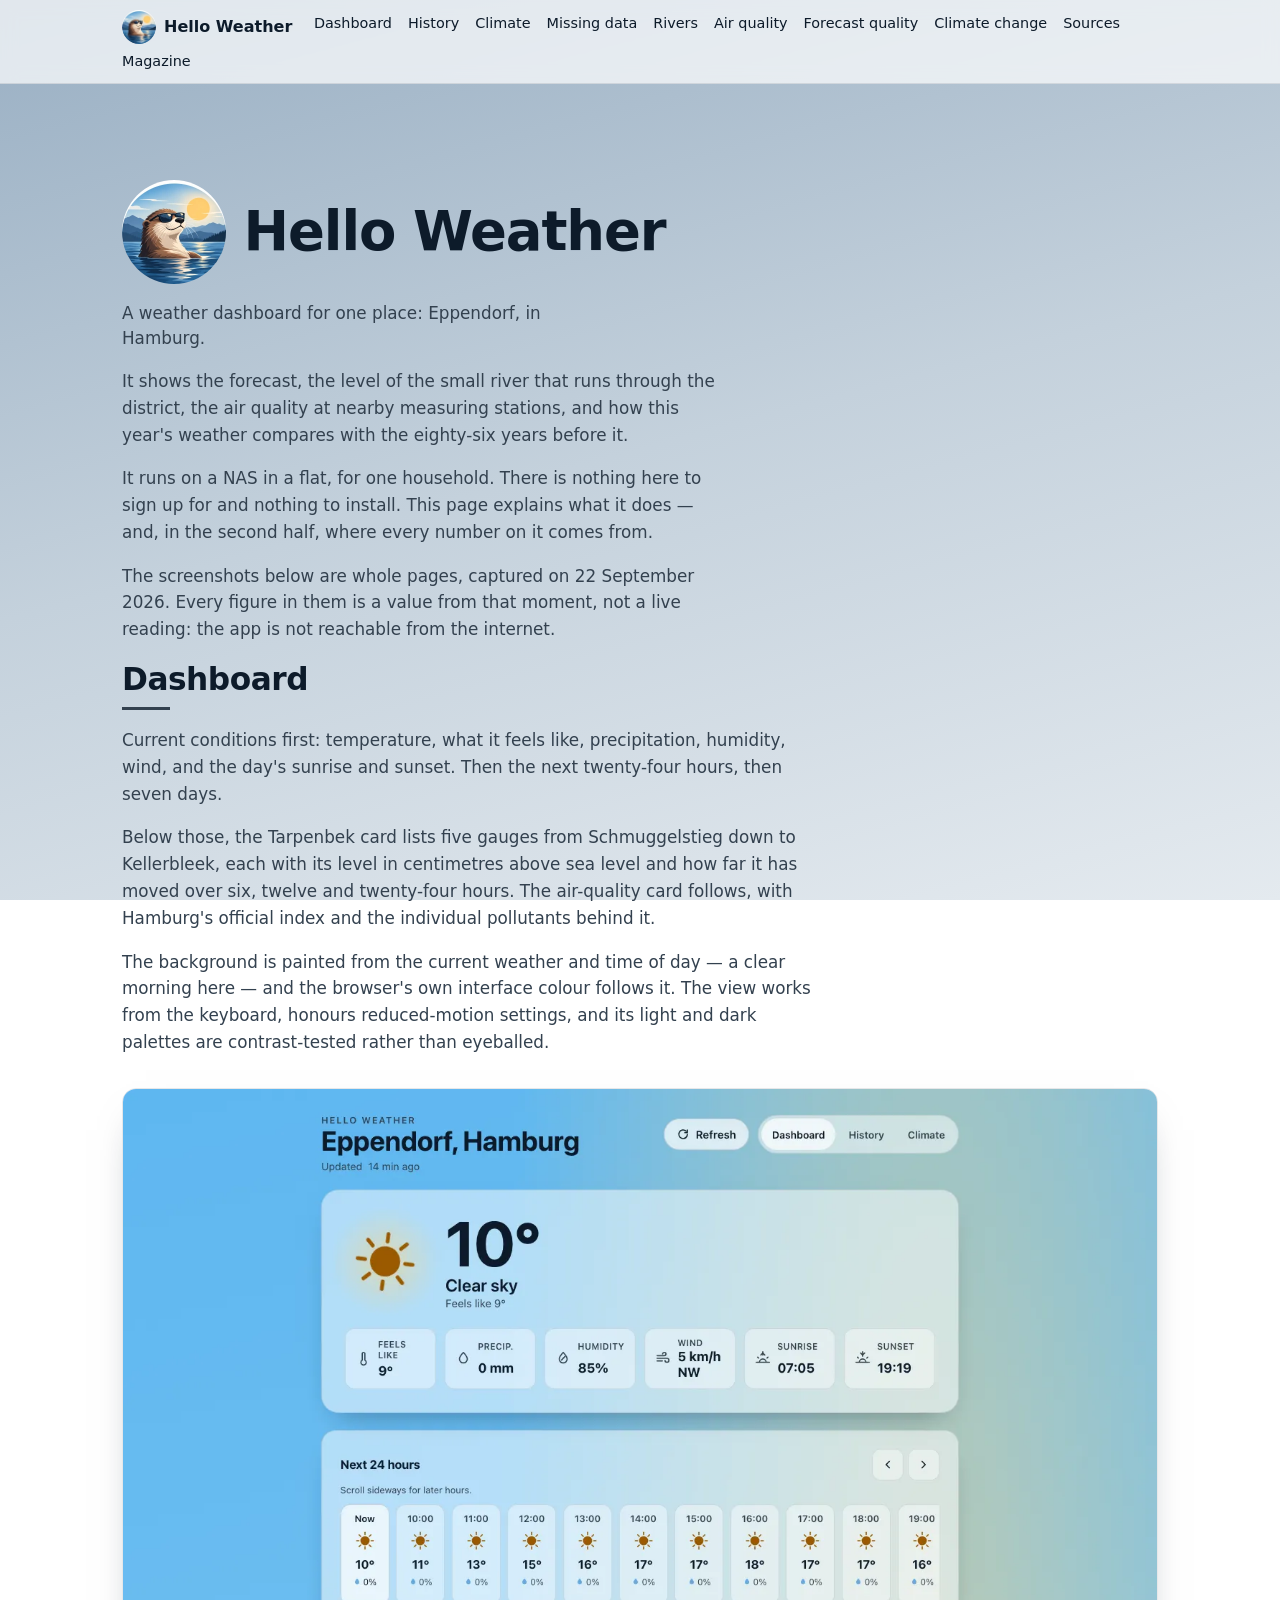
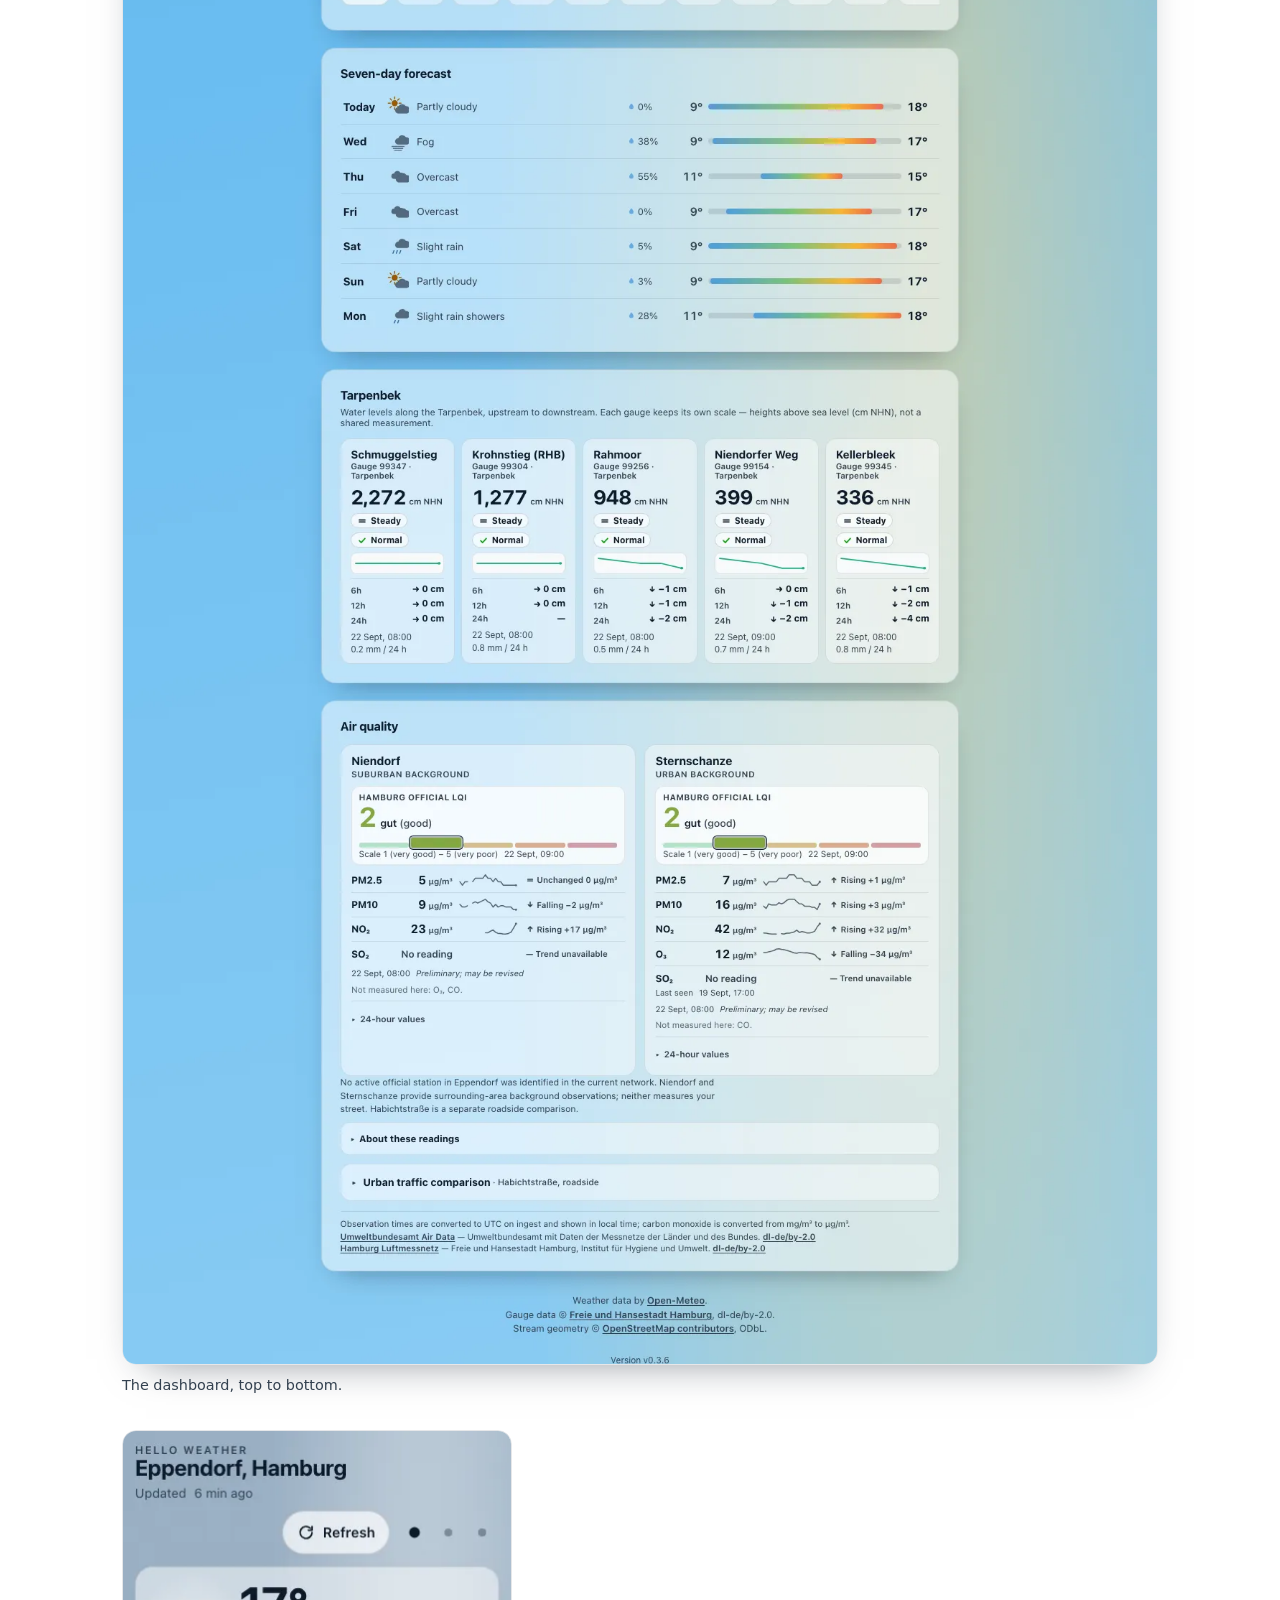
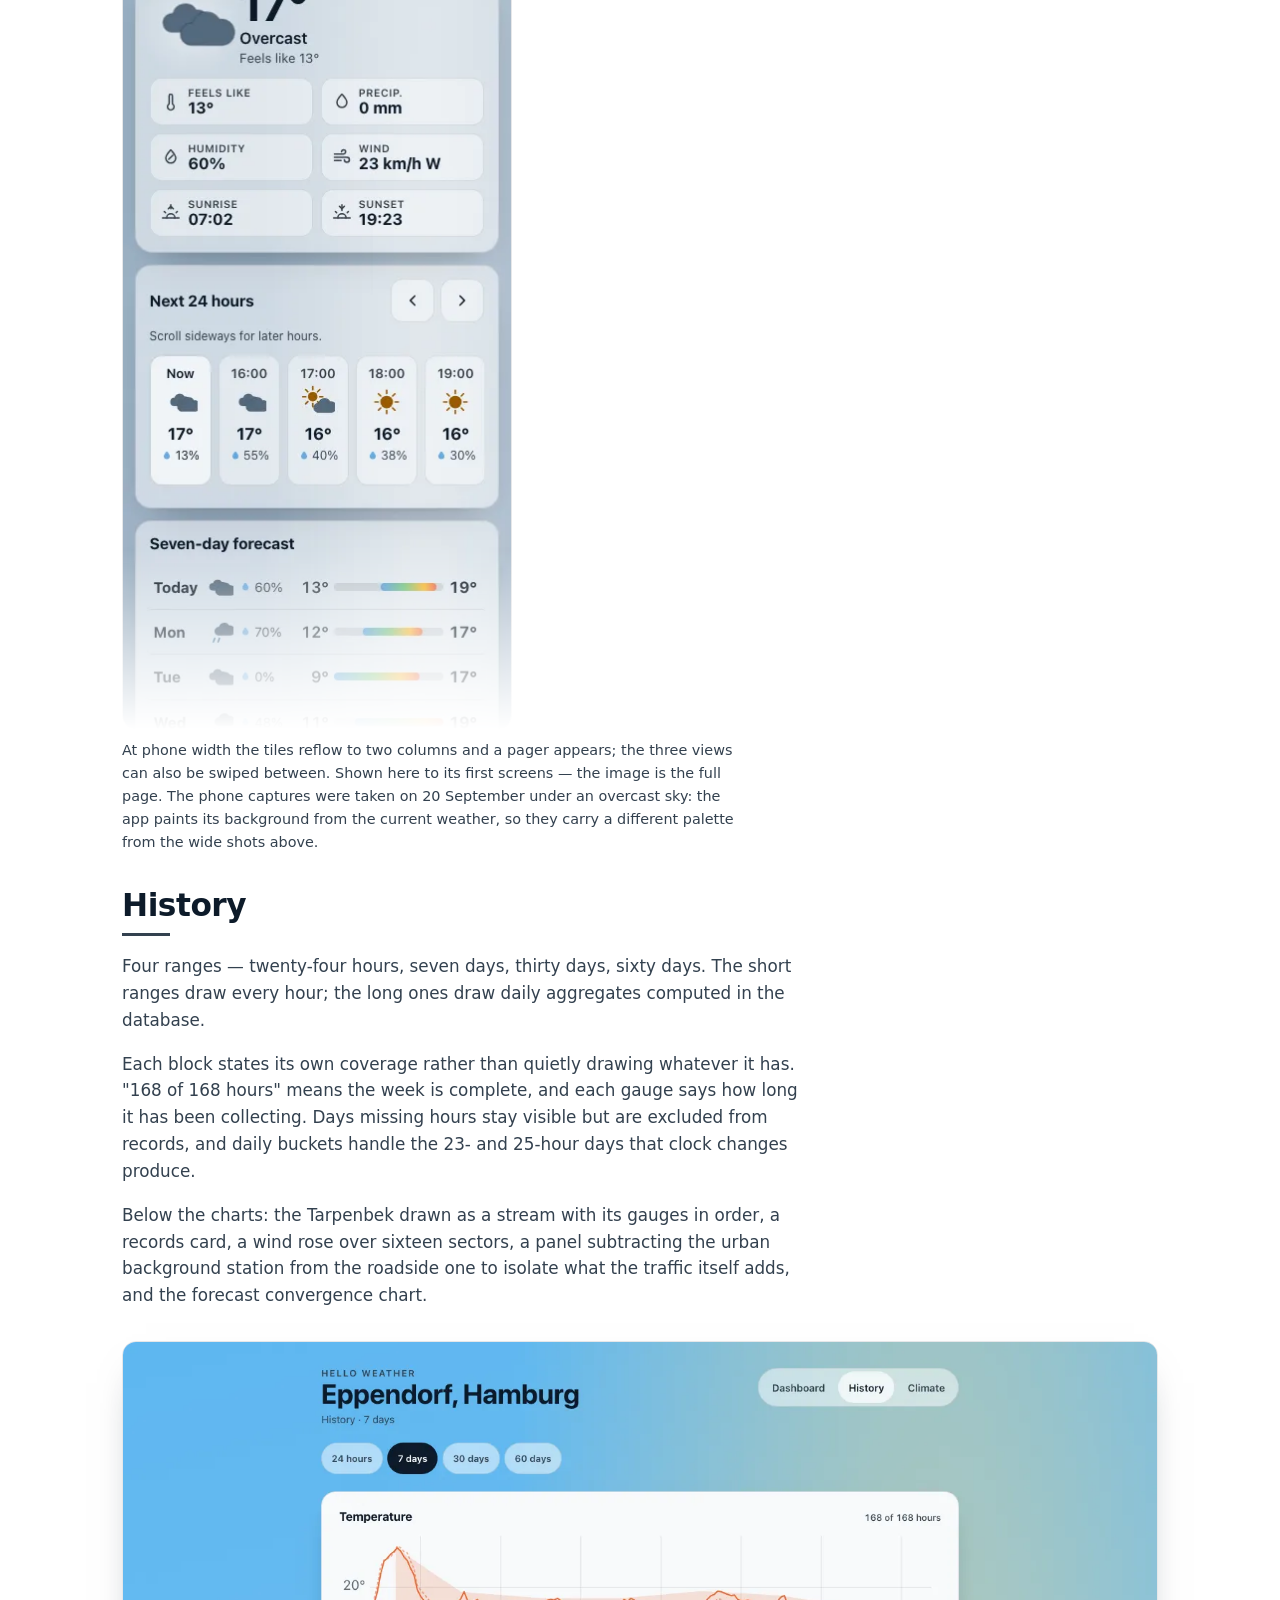
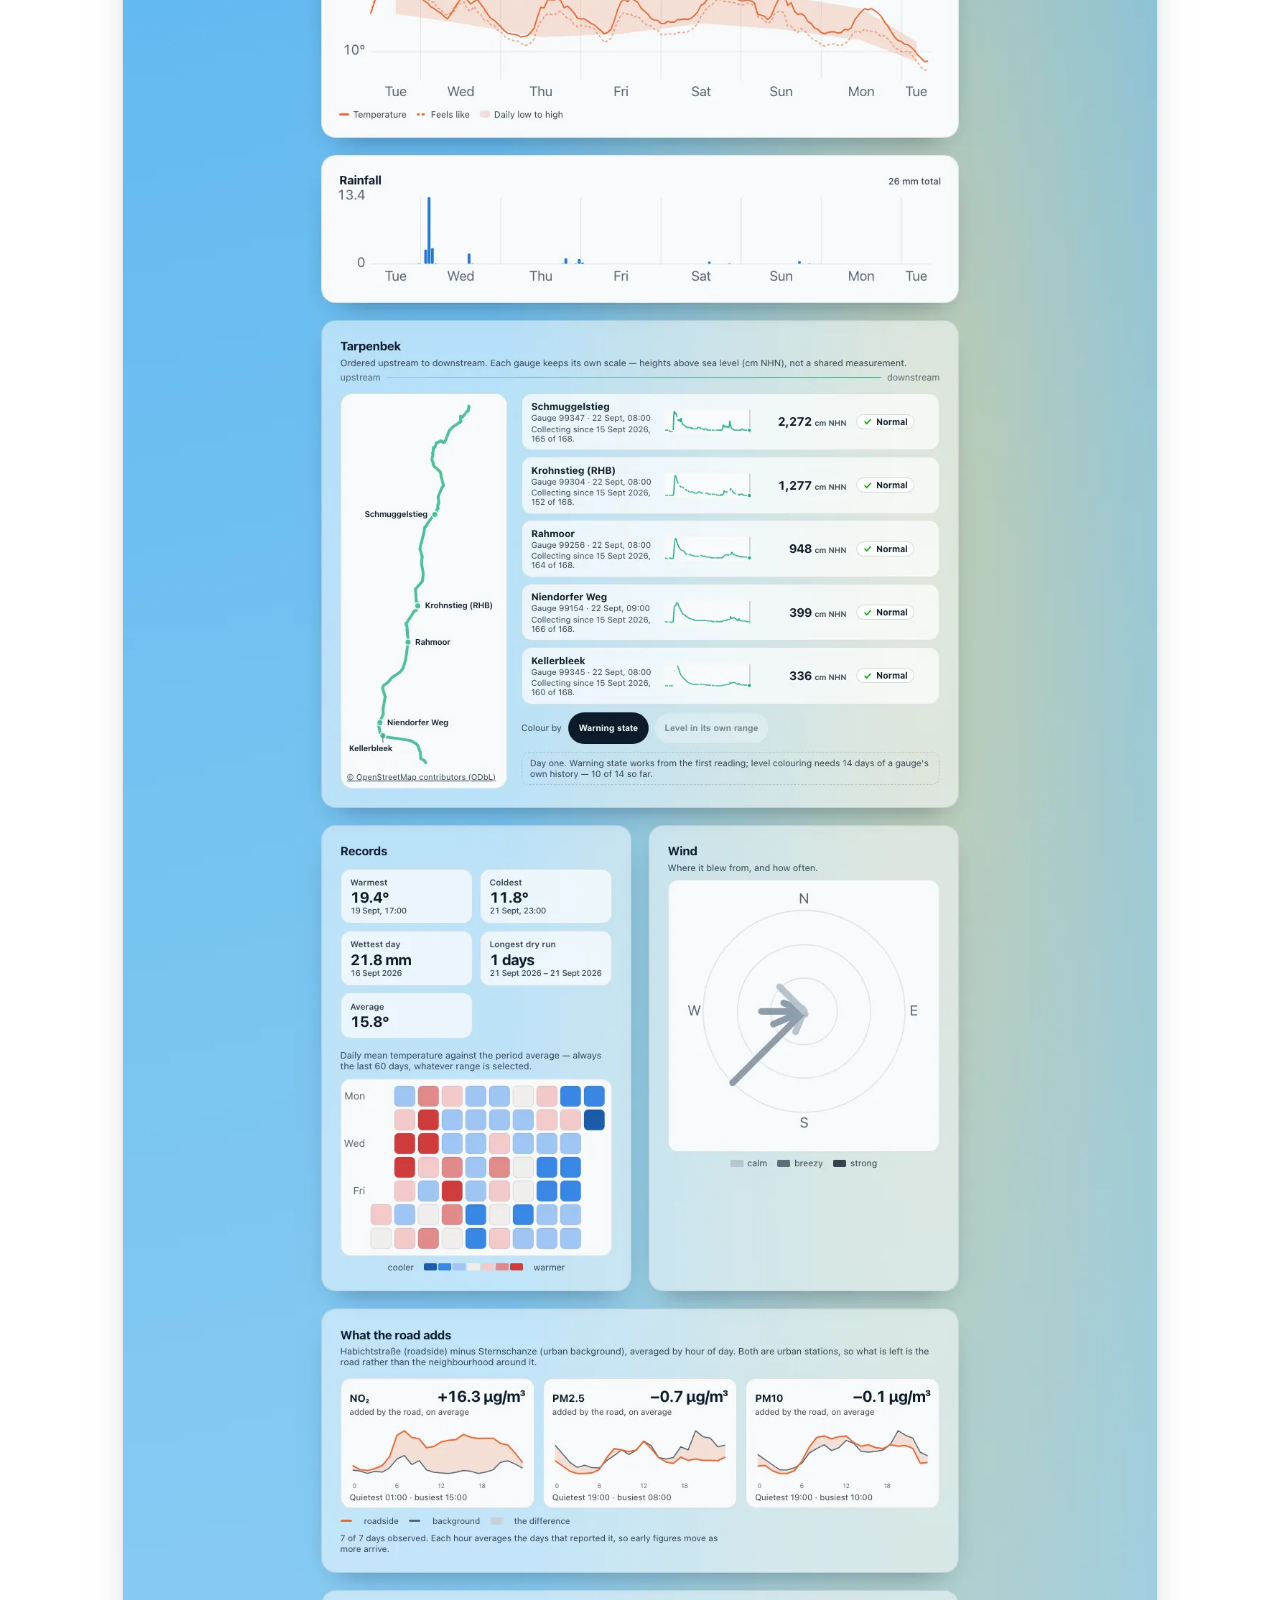
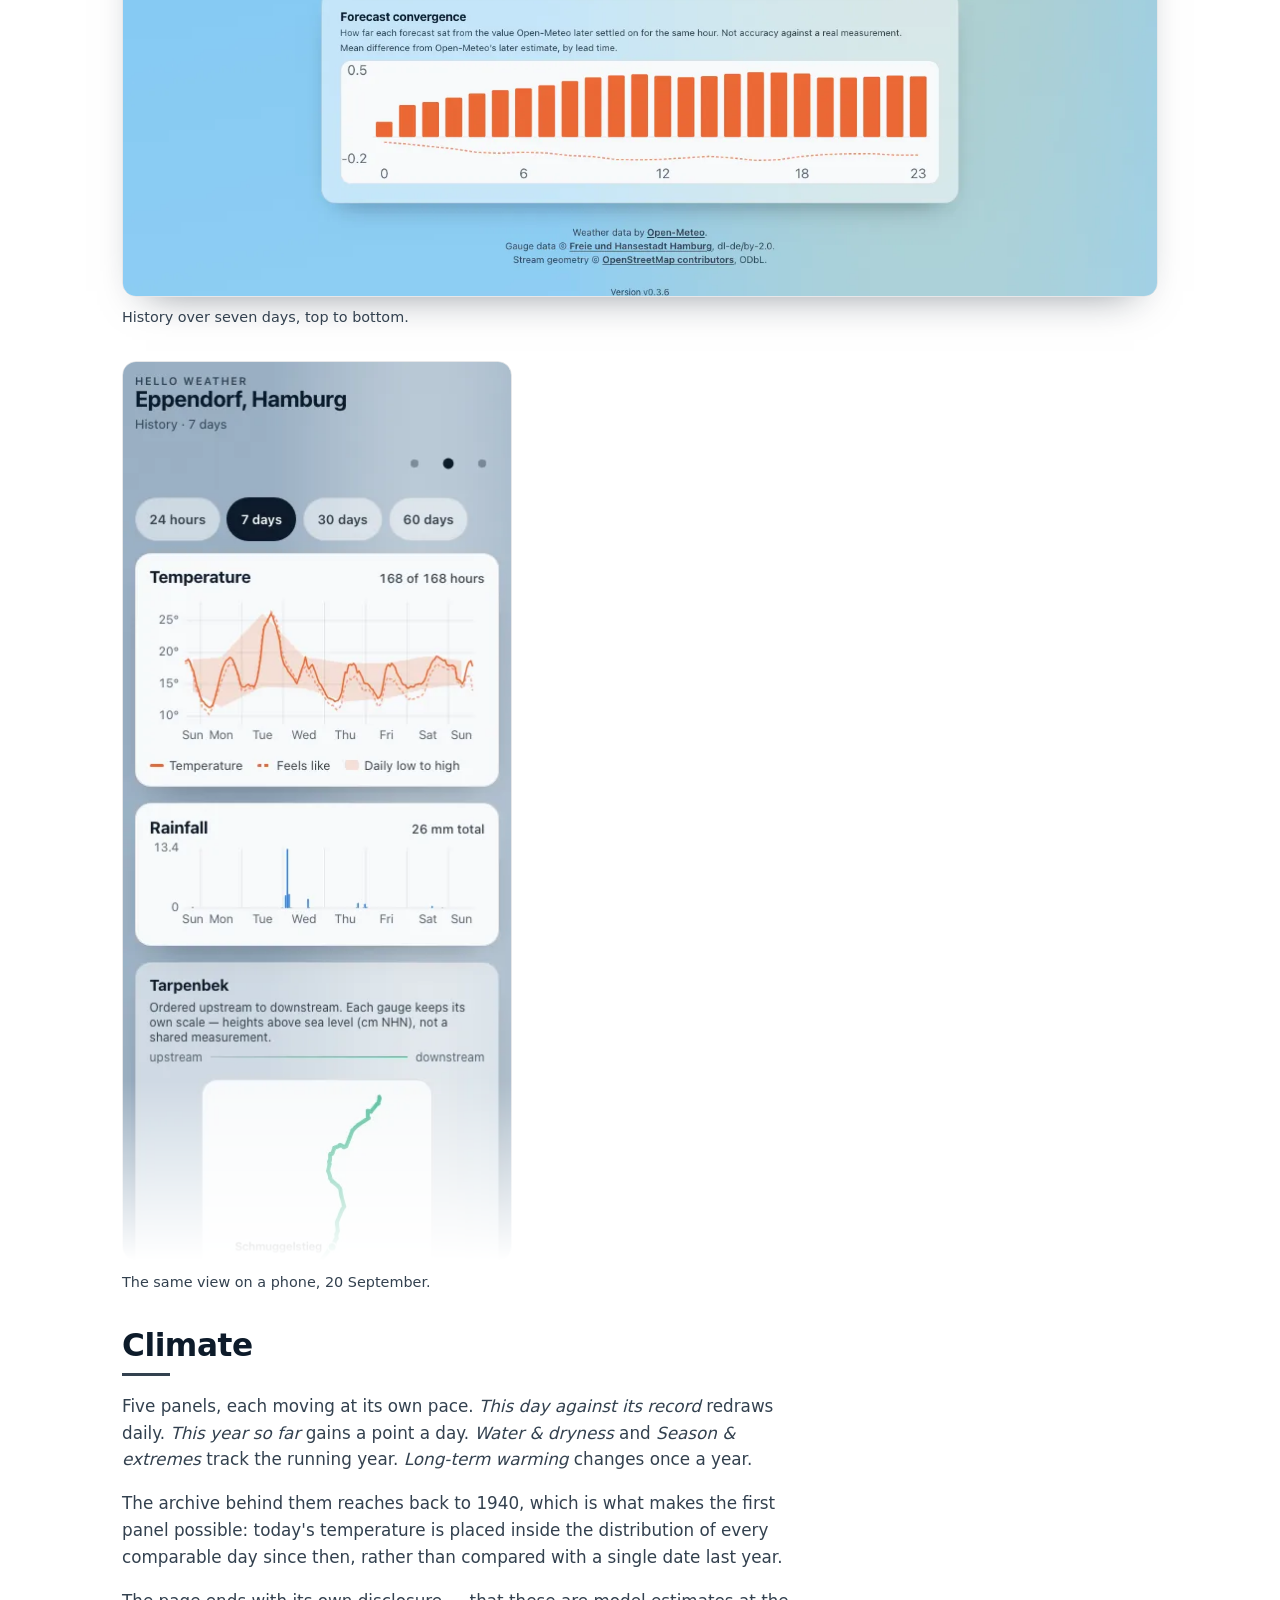
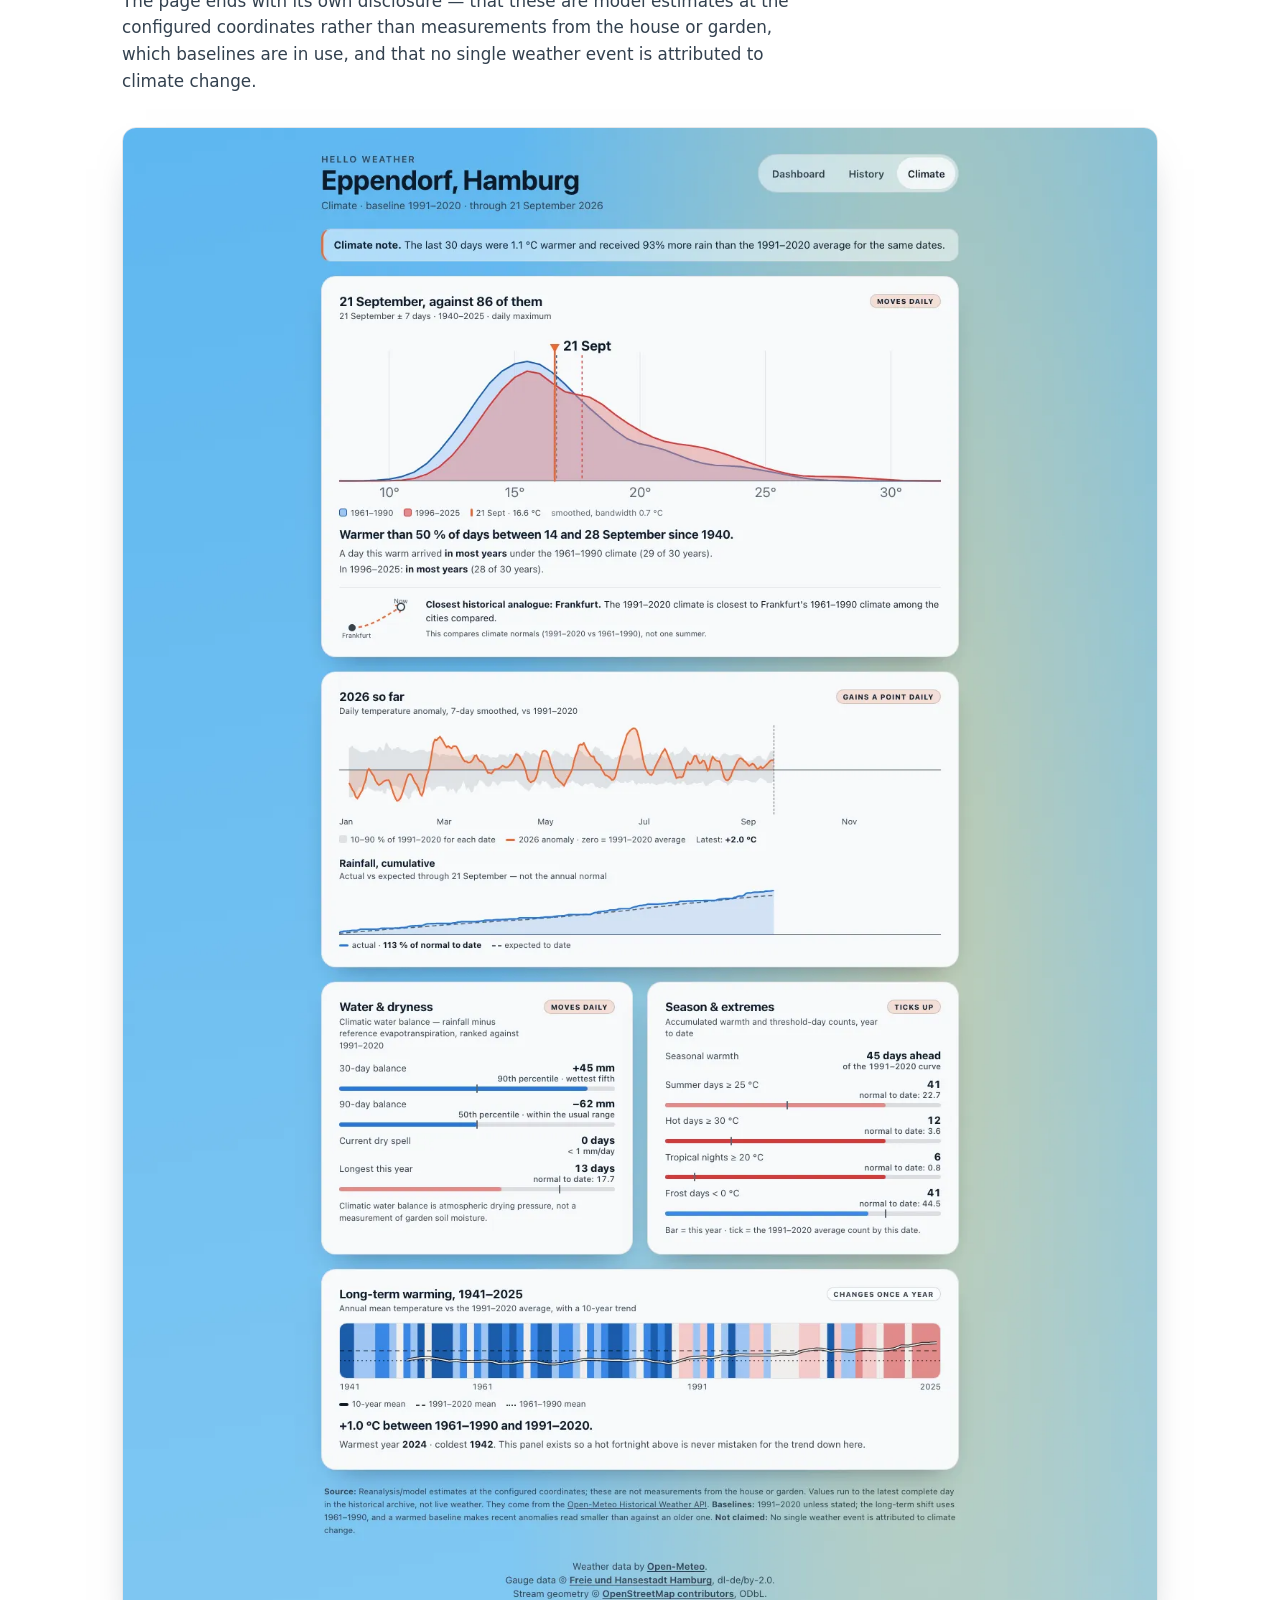
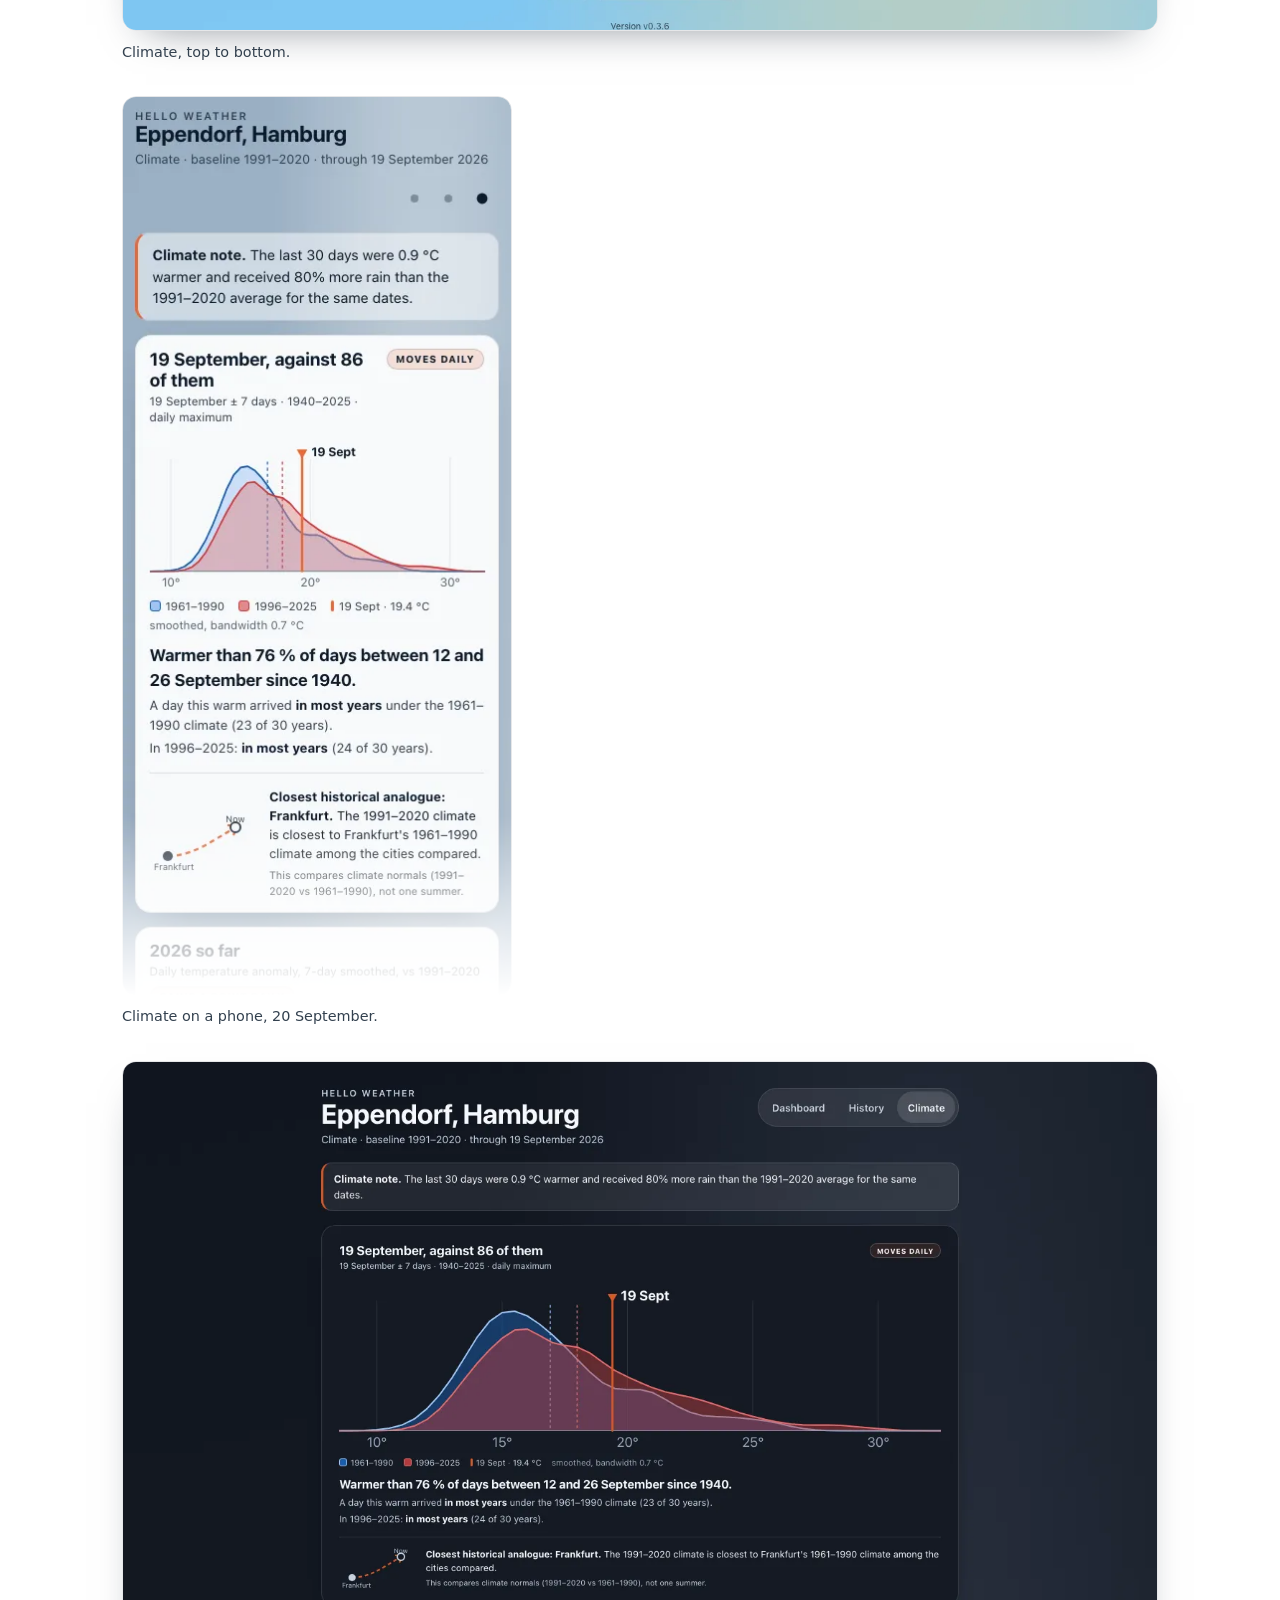
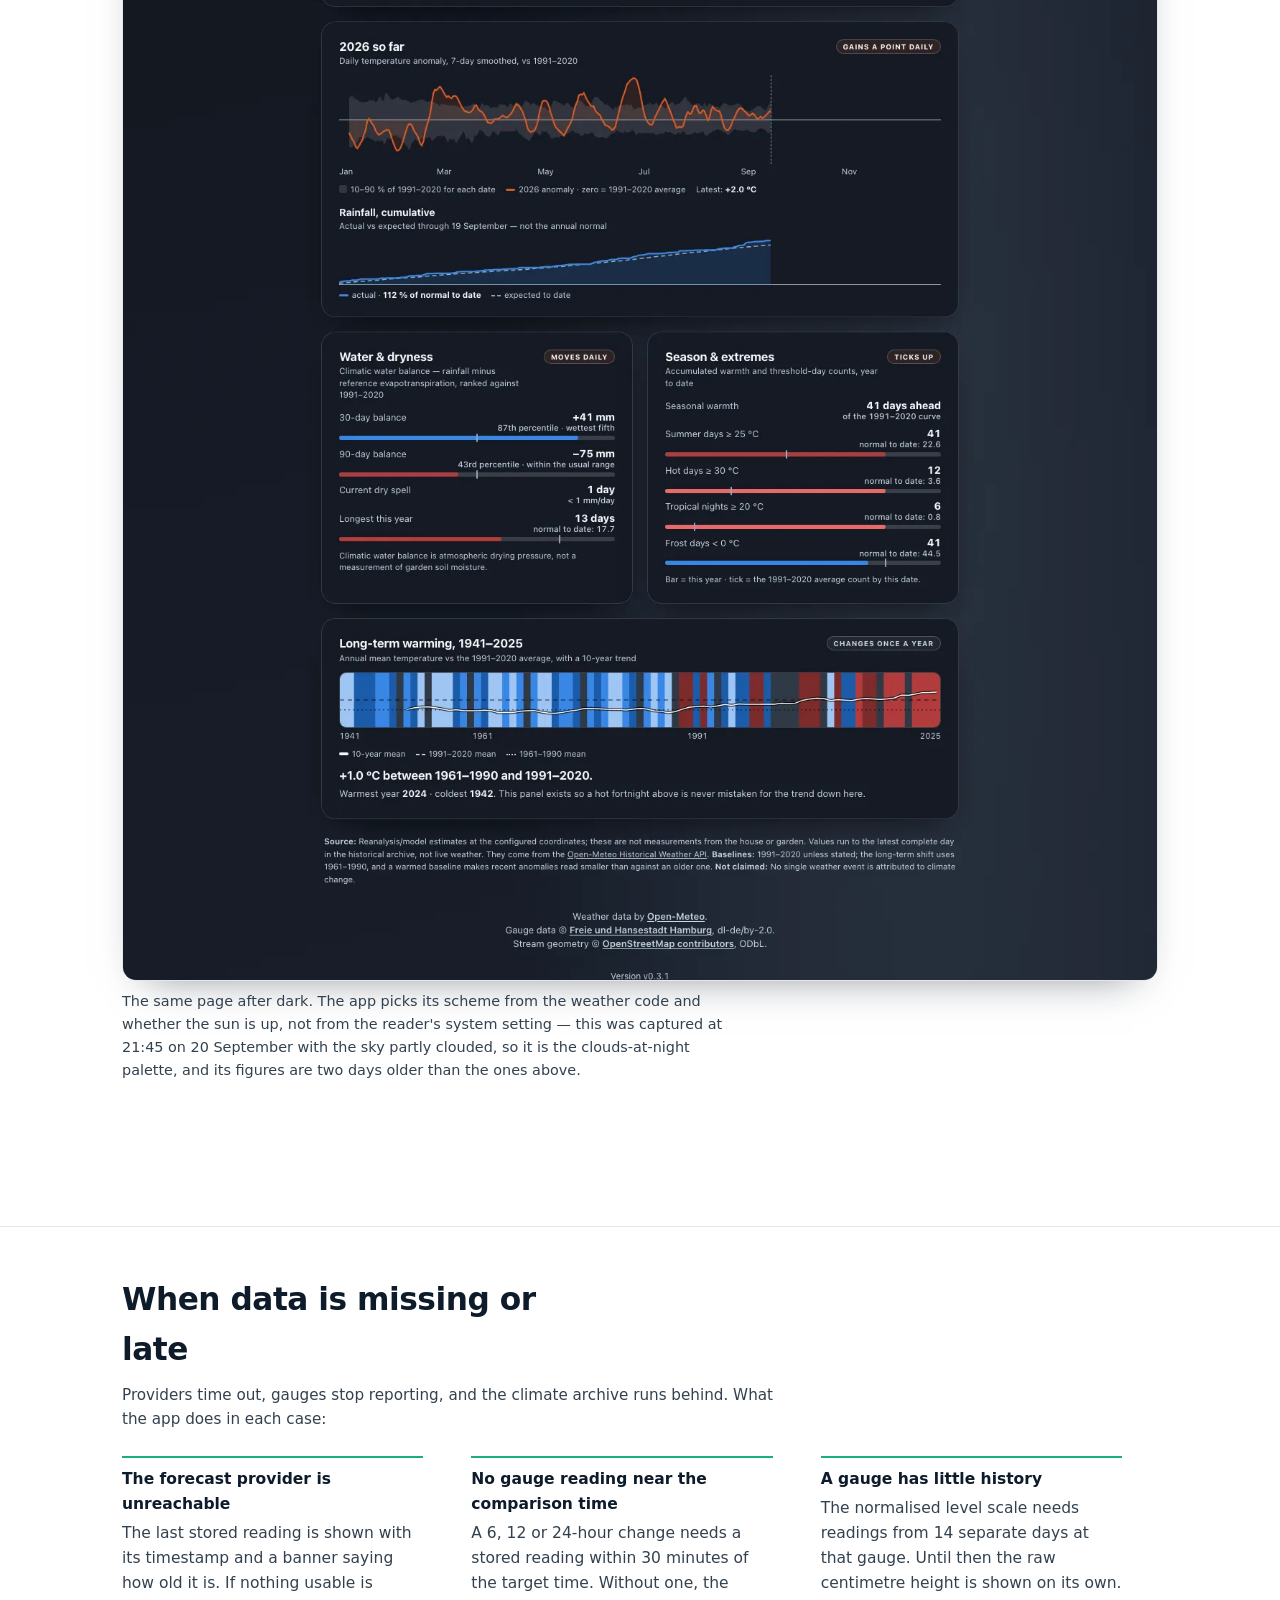
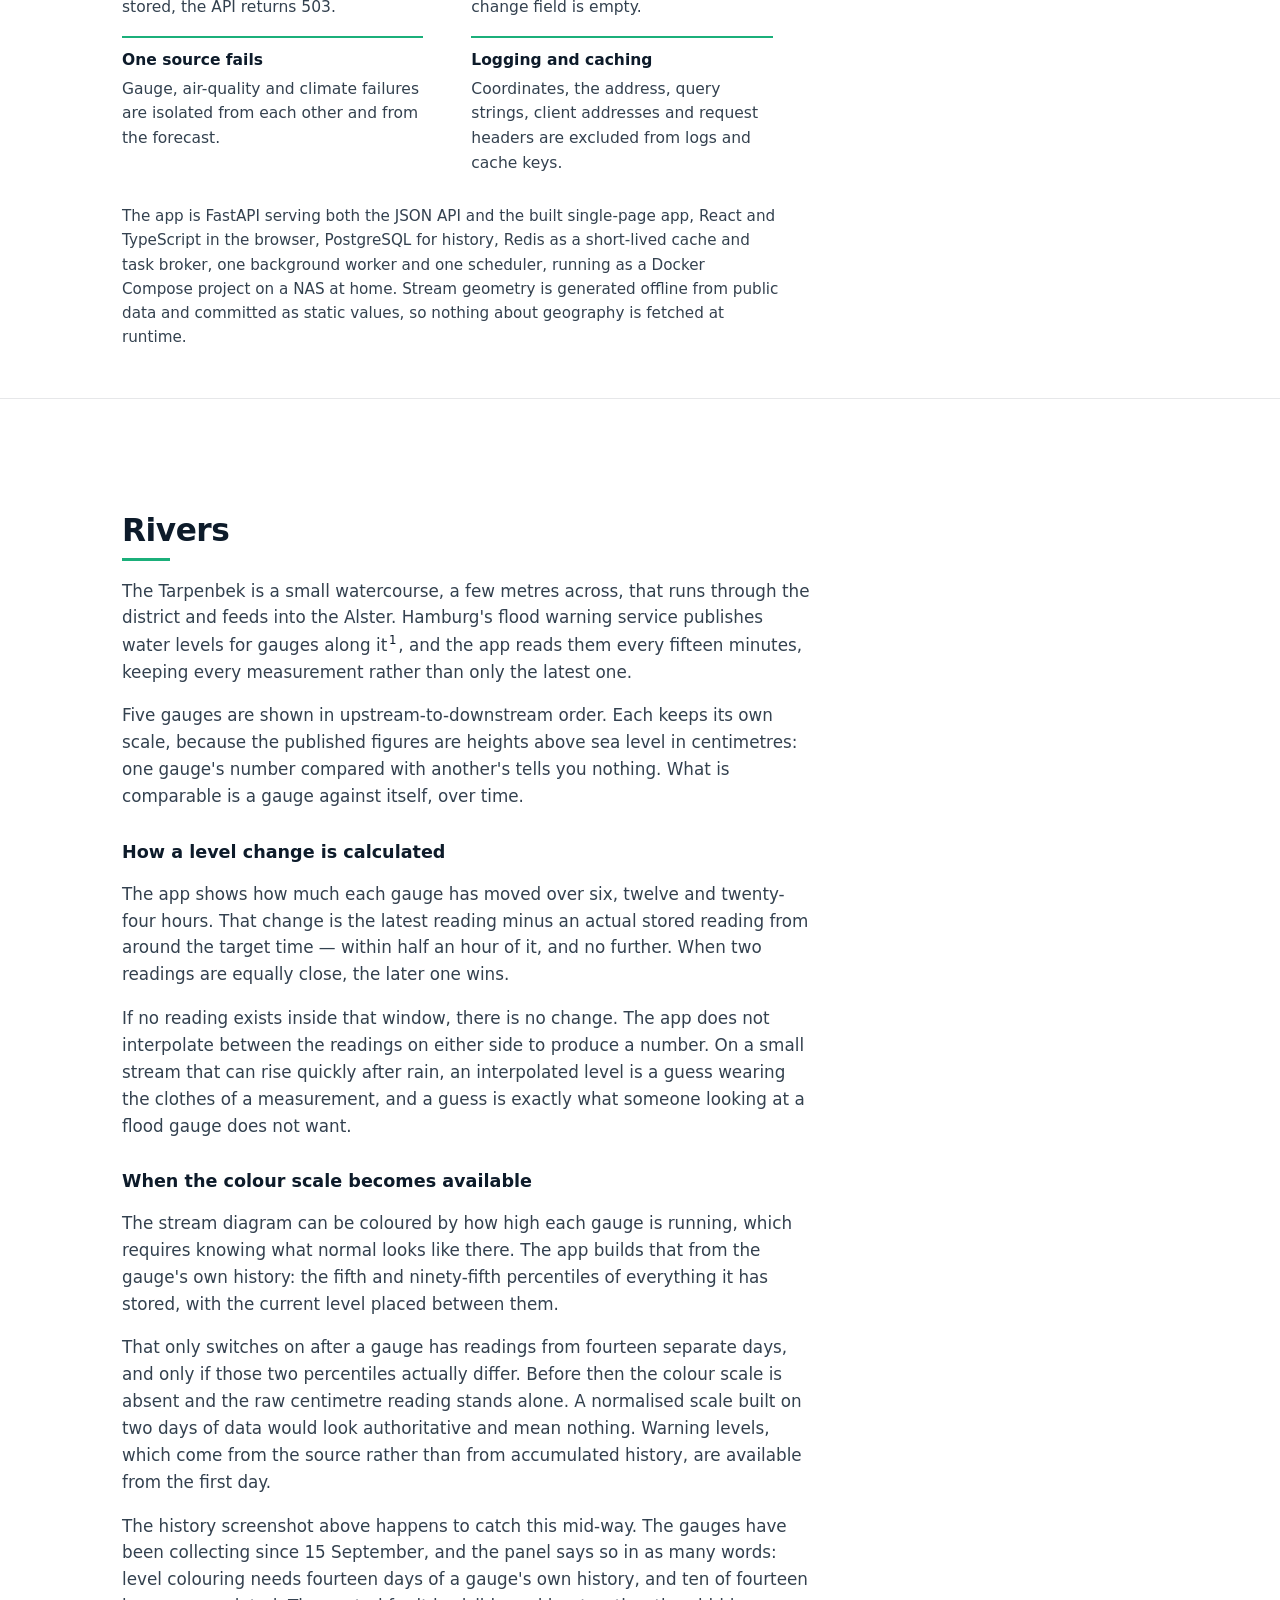
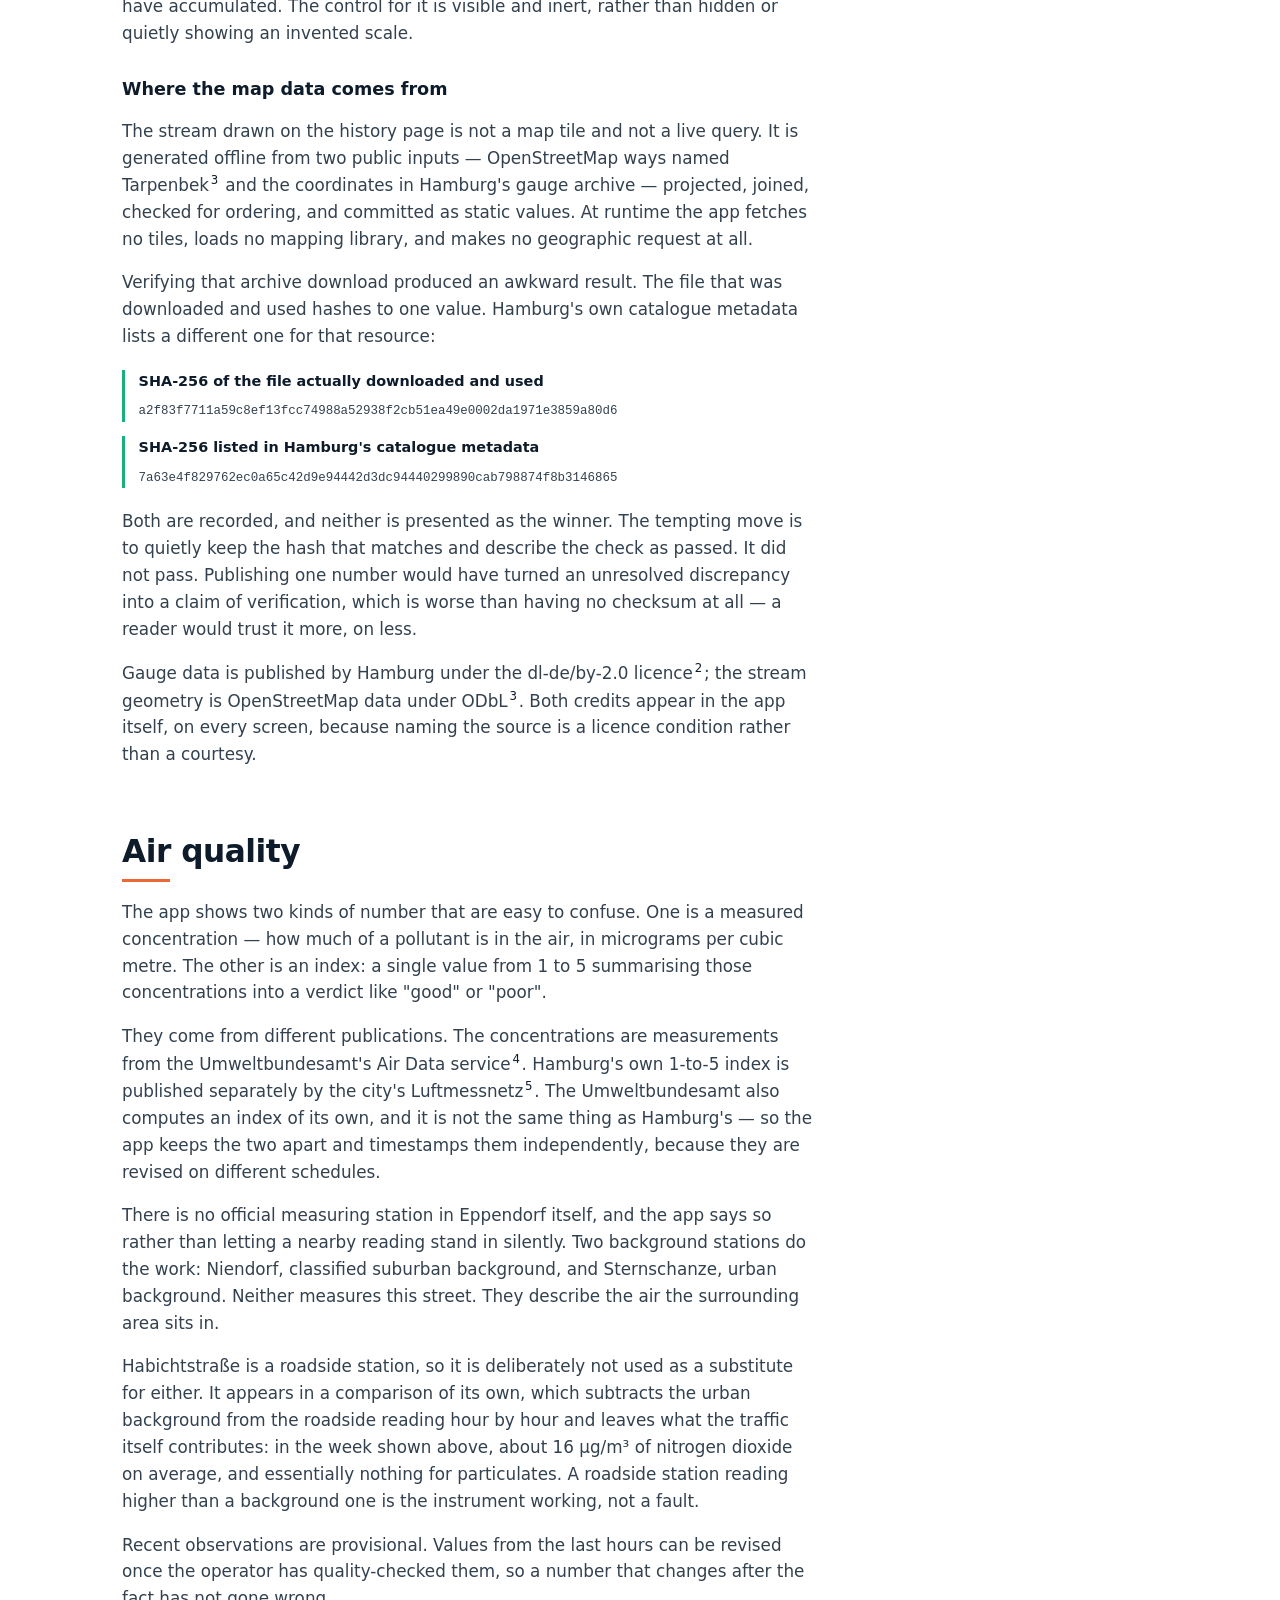
<file: index.html>
<!doctype html>
<html lang="en">
  <head>
    <meta charset="utf-8" />
    <meta name="viewport" content="width=device-width, initial-scale=1" />
    <title>Hello Weather — what it is, and where its numbers come from</title>
    <meta
      name="description"
      content="A private, self-hosted weather dashboard for one location in Hamburg, and a reference on the river, air-quality, forecast and climate data behind it."
    />
    <link rel="stylesheet" href="assets/site.css" />
    <link rel="icon" href="assets/favicon.png" sizes="32x32" />
    <link rel="apple-touch-icon" href="assets/apple-touch-icon.png" />
    <link
      rel="alternate"
      type="application/atom+xml"
      title="Hello Weather — Climate Magazine"
      href="feed.xml"
    />
  </head>
  <body>
    <nav class="toc" aria-label="Sections">
      <ul>
        <li class="brand"><span class="mark" aria-hidden="true"></span>Hello Weather</li>
        <li><a href="#dashboard">Dashboard</a></li>
        <li><a href="#history">History</a></li>
        <li><a href="#climate">Climate</a></li>
        <li><a href="#built">Missing data</a></li>
        <li><a href="#rivers">Rivers</a></li>
        <li><a href="#air-quality">Air quality</a></li>
        <li><a href="#forecast-quality">Forecast quality</a></li>
        <li><a href="#climate-change">Climate change</a></li>
        <li><a href="#sources">Sources</a></li>
        <li><a href="issues/index.html">Magazine</a></li>
      </ul>
    </nav>

    <main>
      <div class="wrap">
        <header class="hero">
          <div class="prose">
            <div class="brandline">
              <img
                class="mark-lg"
                src="assets/werner.webp"
                alt="Werner, an otter in sunglasses, surfacing in a lake below mountains at sunrise."
                width="208"
                height="208"
              />
              <h1>Hello Weather</h1>
            </div>
            <p class="lede">
              A weather dashboard for one place: Eppendorf, in Hamburg.
            </p>
            <p>
              It shows the forecast, the level of the small river that runs
              through the district, the air quality at nearby measuring
              stations, and how this year's weather compares with the
              eighty-six years before it.
            </p>
            <p>
              It runs on a NAS in a flat, for one household. There is nothing
              here to sign up for and nothing to install. This page explains
              what it does — and, in the second half, where every number on it
              comes from.
            </p>
            <p>
              The screenshots below are whole pages, captured on 22 September
              2026. Every figure in them is a value from that moment, not a
              live reading: the app is not reachable from the internet.
            </p>
          </div>
        </header>

        <section class="prose" id="dashboard">
          <h2>Dashboard</h2>
          <hr class="section-rule" />
          <p>
            Current conditions first: temperature, what it feels like,
            precipitation, humidity, wind, and the day's sunrise and sunset.
            Then the next twenty-four hours, then seven days.
          </p>
          <p>
            Below those, the Tarpenbek card lists five gauges from
            Schmuggelstieg down to Kellerbleek, each with its level in
            centimetres above sea level and how far it has moved over six,
            twelve and twenty-four hours. The air-quality card follows, with
            Hamburg's official index and the individual pollutants behind it.
          </p>
          <p>
            The background is painted from the current weather and time of day
            — a clear morning here — and the browser's own interface colour
            follows it. The view works from the keyboard, honours
            reduced-motion settings, and its light and dark palettes are
            contrast-tested rather than eyeballed.
          </p>
        </section>

        <figure class="full">
          <img
            src="assets/shots/dashboard-desktop-sunny.webp"
            alt="The whole dashboard: 10 degrees and clear sky, with tiles for feels-like 9, no precipitation, 85 percent humidity, 5 km/h north-west wind, sunrise 07:05 and sunset 19:19; a sunny next-24-hours strip climbing to 18 degrees at no chance of rain; a seven-day forecast; a Tarpenbek card with five gauges from Schmuggelstieg at 2,272 cm down to Kellerbleek at 336 cm, all marked Steady and Normal; and an air-quality card showing Niendorf and Sternschanze at Hamburg official LQI 2, good."
            width="1440"
            height="2611"
          />
          <figcaption>
            The dashboard, top to bottom.
          </figcaption>
        </figure>

        <figure class="shot-mobile">
          <img
            src="assets/shots/dashboard-mobile.webp"
            alt="The same dashboard at phone width, where the six detail tiles reflow into two columns and a three-dot pager appears beside the refresh button."
            width="390"
            height="3742"
            loading="lazy"
          />
          <figcaption>
            At phone width the tiles reflow to two columns and a pager appears;
            the three views can also be swiped between. Shown here to its first
            screens — the image is the full page. The phone captures were taken
            on 20 September under an overcast sky: the app paints its
            background from the current weather, so they carry a different
            palette from the wide shots above.
          </figcaption>
        </figure>

        <section class="prose" id="history">
          <h2>History</h2>
          <hr class="section-rule" />
          <p>
            Four ranges — twenty-four hours, seven days, thirty days, sixty
            days. The short ranges draw every hour; the long ones draw daily
            aggregates computed in the database.
          </p>
          <p>
            Each block states its own coverage rather than quietly drawing
            whatever it has. "168 of 168 hours" means the week is complete, and
            each gauge says how long it has been collecting. Days missing hours
            stay visible but are excluded from records, and daily buckets
            handle the 23- and 25-hour days that clock changes produce.
          </p>
          <p>
            Below the charts: the Tarpenbek drawn as a stream with its gauges
            in order, a records card, a wind rose over sixteen sectors, a panel
            subtracting the urban background station from the roadside one to
            isolate what the traffic itself adds, and the forecast convergence
            chart.
          </p>
        </section>

        <figure class="full">
          <img
            src="assets/shots/history-desktop-sunny.webp"
            alt="The whole history view over seven days: a temperature chart labelled 168 of 168 hours, a rainfall chart totalling 26 millimetres, the Tarpenbek stream diagram beside all five gauge rows with a note that level colouring needs 14 days and 10 of 14 have been collected, a records card giving warmest 19.4 and coldest 11.8 degrees, a wind rose, a panel showing the roadside station adds 16.3 micrograms of nitrogen dioxide over the urban background, and a forecast convergence chart by lead time."
            width="1440"
            height="2999"
            loading="lazy"
          />
          <figcaption>
            History over seven days, top to bottom.
          </figcaption>
        </figure>

        <figure class="shot-mobile">
          <img
            src="assets/shots/history-mobile.webp"
            alt="The history view at phone width, with the range buttons and the temperature chart stacked in a single column."
            width="390"
            height="4466"
            loading="lazy"
          />
          <figcaption>
            The same view on a phone, 20 September.
          </figcaption>
        </figure>

        <section class="prose" id="climate">
          <h2>Climate</h2>
          <hr class="section-rule" />
          <p>
            Five panels, each moving at its own pace. <em>This day against its
            record</em> redraws daily. <em>This year so far</em> gains a point a
            day. <em>Water &amp; dryness</em> and <em>Season &amp; extremes</em>
            track the running year. <em>Long-term warming</em> changes once a
            year.
          </p>
          <p>
            The archive behind them reaches back to 1940, which is what makes
            the first panel possible: today's temperature is placed inside the
            distribution of every comparable day since then, rather than
            compared with a single date last year.
          </p>
          <p>
            The page ends with its own disclosure — that these are model
            estimates at the configured coordinates rather than measurements
            from the house or garden, which baselines are in use, and that no
            single weather event is attributed to climate change.
          </p>
        </section>

        <figure class="full">
          <img
            src="assets/shots/climate-desktop-sunny.webp"
            alt="The whole climate view for 21 September 2026: a note that the last 30 days were 1.1 degrees warmer and 93 percent wetter than the 1991 to 2020 average; a distribution comparing 1961-1990 with 1996-2025 and the day marked at 16.6 degrees, warmer than 50 percent of days between 14 and 28 September since 1940, with Frankfurt named the closest historical analogue; a 2026 anomaly chart and cumulative rainfall at 113 percent of normal to date; water balance and season extremes cards showing 12 hot days against a normal of 3.6; and a long-term warming panel for 1941 to 2025 reading plus 1.0 degrees between 1961-1990 and 1991-2020."
            width="1440"
            height="2092"
            loading="lazy"
          />
          <figcaption>
            Climate, top to bottom.
          </figcaption>
        </figure>

        <figure class="shot-mobile">
          <img
            src="assets/shots/climate-mobile.webp"
            alt="The climate view at phone width, with the climate note and the distribution chart stacked in a single column."
            width="390"
            height="2729"
            loading="lazy"
          />
          <figcaption>
            Climate on a phone, 20 September.
          </figcaption>
        </figure>

        <figure class="full">
          <img
            src="assets/shots/climate-desktop-dark.webp"
            alt="The same climate view rendered in the dark scheme: a near-black background with pale text, the distribution chart in deep blue and red, and the long-term warming stripes running from blue in the 1940s to red after 1991."
            width="1440"
            height="2114"
            loading="lazy"
          />
          <figcaption>
            The same page after dark. The app picks its scheme from the weather
            code and whether the sun is up, not from the reader's system
            setting — this was captured at 21:45 on 20 September with the sky
            partly clouded, so it is the clouds-at-night palette, and its
            figures are two days older than the ones above.
          </figcaption>
        </figure>
      </div>

      <div class="band" id="built">
        <div class="inner">
          <h2>When data is missing or late</h2>
          <p class="divider-note">
            Providers time out, gauges stop reporting, and the climate archive
            runs behind. What the app does in each case:
          </p>
          <ul class="knows">
            <li>
              <b>The forecast provider is unreachable</b>
              The last stored reading is shown with its timestamp and a banner
              saying how old it is. If nothing usable is stored, the API
              returns 503.
            </li>
            <li>
              <b>No gauge reading near the comparison time</b>
              A 6, 12 or 24-hour change needs a stored reading within 30
              minutes of the target time. Without one, the change field is
              empty.
            </li>
            <li>
              <b>A gauge has little history</b>
              The normalised level scale needs readings from 14 separate days
              at that gauge. Until then the raw centimetre height is shown on
              its own.
            </li>
            <li>
              <b>One source fails</b>
              Gauge, air-quality and climate failures are isolated from each
              other and from the forecast.
            </li>
            <li>
              <b>Logging and caching</b>
              Coordinates, the address, query strings, client addresses and
              request headers are excluded from logs and cache keys.
            </li>
          </ul>
          <p class="divider-note" style="margin-top: 1.75rem">
            The app is FastAPI serving both the JSON API and the built
            single-page app, React and TypeScript in the browser, PostgreSQL
            for history, Redis as a short-lived cache and task broker, one
            background worker and one scheduler, running as a Docker Compose
            project on a NAS at home. Stream geometry is generated offline from
            public data and committed as static values, so nothing about
            geography is fetched at runtime.
          </p>
        </div>
      </div>

      <div class="wrap">
        <section class="prose" id="rivers">
          <h2>Rivers</h2>
          <hr class="section-rule" />
          <p>
            The Tarpenbek is a small watercourse, a few metres across, that
            runs through the district and feeds into the Alster. Hamburg's
            flood warning service publishes water levels for gauges along
            it<a class="cite" href="#src-1">1</a>, and the app reads them every
            fifteen minutes, keeping every measurement rather than only the
            latest one.
          </p>
          <p>
            Five gauges are shown in upstream-to-downstream order. Each keeps
            its own scale, because the published figures are heights above sea
            level in centimetres: one gauge's number compared with another's
            tells you nothing. What is comparable is a gauge against itself,
            over time.
          </p>

          <h3>How a level change is calculated</h3>
          <p>
            The app shows how much each gauge has moved over six, twelve and
            twenty-four hours. That change is the latest reading minus an
            actual stored reading from around the target time — within half an
            hour of it, and no further. When two readings are equally close,
            the later one wins.
          </p>
          <p>
            If no reading exists inside that window, there is no change. The
            app does not interpolate between the readings on either side to
            produce a number. On a small stream that can rise quickly after
            rain, an interpolated level is a guess wearing the clothes of a
            measurement, and a guess is exactly what someone looking at a
            flood gauge does not want.
          </p>

          <h3>When the colour scale becomes available</h3>
          <p>
            The stream diagram can be coloured by how high each gauge is
            running, which requires knowing what normal looks like there. The
            app builds that from the gauge's own history: the fifth and
            ninety-fifth percentiles of everything it has stored, with the
            current level placed between them.
          </p>
          <p>
            That only switches on after a gauge has readings from fourteen
            separate days, and only if those two percentiles actually differ.
            Before then the colour scale is absent and the raw centimetre
            reading stands alone. A normalised scale built on two days of data
            would look authoritative and mean nothing. Warning levels, which
            come from the source rather than from accumulated history, are
            available from the first day.
          </p>
          <p>
            The history screenshot above happens to catch this mid-way. The
            gauges have been collecting since 15 September, and the panel says
            so in as many words: level colouring needs fourteen days of a
            gauge's own history, and ten of fourteen have accumulated. The
            control for it is visible and inert, rather than hidden or quietly
            showing an invented scale.
          </p>

          <h3>Where the map data comes from</h3>
          <p>
            The stream drawn on the history page is not a map tile and not a
            live query. It is generated offline from two public inputs —
            OpenStreetMap ways named Tarpenbek<a class="cite" href="#src-3">3</a>
            and the coordinates in Hamburg's gauge archive — projected,
            joined, checked for ordering, and committed as static values. At
            runtime the app fetches no tiles, loads no mapping library, and
            makes no geographic request at all.
          </p>
          <p>
            Verifying that archive download produced an awkward result. The
            file that was downloaded and used hashes to one value. Hamburg's
            own catalogue metadata lists a different one for that resource:
          </p>
          <div class="hashes">
            <div>
              <span>SHA-256 of the file actually downloaded and used</span>
              <code>a2f83f7711a59c8ef13fcc74988a52938f2cb51ea49e0002da1971e3859a80d6</code>
            </div>
            <div>
              <span>SHA-256 listed in Hamburg's catalogue metadata</span>
              <code>7a63e4f829762ec0a65c42d9e94442d3dc94440299890cab798874f8b3146865</code>
            </div>
          </div>
          <p>
            Both are recorded, and neither is presented as the winner. The
            tempting move is to quietly keep the hash that matches and describe
            the check as passed. It did not pass. Publishing one number would
            have turned an unresolved discrepancy into a claim of verification,
            which is worse than having no checksum at all — a reader would
            trust it more, on less.
          </p>
          <p>
            Gauge data is published by Hamburg under the dl-de/by-2.0
            licence<a class="cite" href="#src-2">2</a>; the stream geometry is
            OpenStreetMap data under ODbL<a class="cite" href="#src-3">3</a>.
            Both credits appear in the app itself, on every screen, because
            naming the source is a licence condition rather than a courtesy.
          </p>
        </section>

        <section class="prose" id="air-quality">
          <h2>Air quality</h2>
          <hr class="section-rule" />
          <p>
            The app shows two kinds of number that are easy to confuse. One is
            a measured concentration — how much of a pollutant is in the air,
            in micrograms per cubic metre. The other is an index: a single
            value from 1 to 5 summarising those concentrations into a verdict
            like "good" or "poor".
          </p>
          <p>
            They come from different publications. The concentrations are
            measurements from the Umweltbundesamt's Air Data
            service<a class="cite" href="#src-4">4</a>. Hamburg's own 1-to-5
            index is published separately by the city's
            Luftmessnetz<a class="cite" href="#src-5">5</a>. The
            Umweltbundesamt also computes an index of its own, and it is not
            the same thing as Hamburg's — so the app keeps the two apart and
            timestamps them independently, because they are revised on
            different schedules.
          </p>
          <p>
            There is no official measuring station in Eppendorf itself, and the
            app says so rather than letting a nearby reading stand in silently.
            Two background stations do the work: Niendorf, classified suburban
            background, and Sternschanze, urban background. Neither measures
            this street. They describe the air the surrounding area sits in.
          </p>
          <p>
            Habichtstraße is a roadside station, so it is deliberately not used
            as a substitute for either. It appears in a comparison of its own,
            which subtracts the urban background from the roadside reading hour
            by hour and leaves what the traffic itself contributes: in the week
            shown above, about 16 µg/m³ of nitrogen dioxide on average, and
            essentially nothing for particulates. A roadside station reading
            higher than a background one is the instrument working, not a
            fault.
          </p>
          <p>
            Recent observations are provisional. Values from the last hours can
            be revised once the operator has quality-checked them, so a number
            that changes after the fact has not gone wrong.
          </p>

          <h3>What an index does not tell you</h3>
          <p>
            A 1-to-5 index answers "is the air good right now". It does not
            answer whether a legal limit has been met, and the app never
            presents it as if it did.
          </p>
          <p>
            German and European limits are not instantaneous thresholds. They
            are defined over specific averaging periods, with allowances for a
            permitted number of exceedances per year, and with separate targets
            for ozone. A day can look poor on the index without any limit being
            breached, and a limit can be breached across a year of days that
            each looked acceptable.
          </p>
          <p>
            The World Health Organization's 2021 global air quality
            guidelines<a class="cite" href="#src-6">6</a> set guideline values
            that are considerably stricter than the European limits. They are
            guidance published by a health body, not European or German law.
            They are also defined over their own averaging periods and
            statistical conventions, so a WHO value and a legal limit are not
            interchangeable even when both are quoted in micrograms per cubic
            metre.
          </p>
          <p>
            Directive (EU) 2024/2881<a class="cite" href="#src-7">7</a>, adopted
            on 23 October 2024 and published in the Official Journal on
            20 November 2024, is in force and sets stricter standards to be
            attained by 2030, which member states must still transpose into
            national law. This app does not apply those future standards to
            today's readings. When they take effect, the same measurements will
            be judged against a harder line.
          </p>
        </section>

        <section class="prose" id="forecast-quality">
          <h2>Forecast quality</h2>
          <hr class="section-rule" />
          <p>
            Every forecast the app retrieves is kept. Once the hour it
            described has passed, the app lines that old forecast up against
            the provider's own later estimate for the same
            hour<a class="cite" href="#src-8">8</a>, matched on location,
            source and time. The history page draws the result.
          </p>
          <p>
            This is a comparison between two model outputs. It is not a
            comparison against a thermometer, and the app does not describe it
            as accuracy, skill, or verification. Calling it any of those would
            be claiming a measurement that was never made.
          </p>

          <h3>What convergence indicates</h3>
          <p>
            How much a forecast moved as its target hour approached. A
            prediction that barely shifted from four days out to one day out
            was a stable prediction. One that swung several degrees was the
            model changing its mind, which is worth knowing at the time you
            are relying on it.
          </p>

          <h3>What it cannot tell you</h3>
          <p>
            Whether either number was right. Two estimates can converge
            neatly and both be wrong in the same direction — convergence
            measures agreement, and agreement is not correctness. Answering
            the accuracy question would mean comparing forecasts against
            observations from these exact coordinates, which this app does not
            have and does not pretend to.
          </p>
        </section>

        <section class="prose" id="climate-change">
          <h2>Climate change</h2>
          <hr class="section-rule" />
          <p>
            Most explanations of climate change are global and abstract, which
            makes them easy to agree with and hard to feel. This one starts
            with one patch of Hamburg, because that is what the app happens to
            have an eighty-six-year record for.
          </p>

          <h3>What the record here says</h3>
          <p>
            As of 21 September 2026, the previous thirty days at this location
            were 1.1&nbsp;&deg;C warmer and received 93&nbsp;% more rain than
            the 1991&ndash;2020 average for those same calendar dates.
          </p>
          <p>
            The day itself was unremarkable. It reached 16.6&nbsp;&deg;C,
            warmer than about half the days recorded between 14 and 28
            September since 1940 — the middle of the distribution, near enough.
            That is worth saying out loud, because most days are like that. A
            page that only ever showed you the striking ones would be
            misleading by selection, and the app has no way to pick.
          </p>
          <p>
            The figure that carries weight is slower than any single day.
            Between the 1961&ndash;1990 and 1991&ndash;2020 averages, the
            annual mean here rose by <b>1.0&nbsp;&deg;C</b>. Thirty days is
            weather, and an ordinary September afternoon is weather. Two
            thirty-year averages are climate, and they are a degree apart.
          </p>
          <p>
            The thresholds have moved faster than the mean. By 21 September the
            location had seen twelve days at or above 30&nbsp;&deg;C against a
            1991&ndash;2020 normal of 3.6 by that date, and six nights at or
            above 20&nbsp;&deg;C against a normal of 0.8.
          </p>
          <p>
            And the location's present-day climate, taken as a thirty-year
            average, now sits closest to the 1961&ndash;1990 climate of
            <b>Frankfurt</b> among the cities the app compares. That sentence is
            the one worth slowing down on, so the rest of this section is mostly
            about what it does and does not mean.
          </p>

          <h3>What a climate normal is</h3>
          <p>
            Climate is described in thirty-year averages, called normals. The
            World Meteorological Organization sets the
            convention<a class="cite" href="#src-9">9</a>: a standard period of
            thirty years, updated every ten, which is why 1961&ndash;1990 and
            1991&ndash;2020 are the two reference periods used here rather than
            some window chosen to flatter a conclusion.
          </p>
          <p>
            Thirty years is long enough that an unusual decade does not
            dominate the average, and short enough to describe a climate people
            actually lived through. Comparing two normals thirty years apart
            compares two climates, not two years.
          </p>

          <h3>Thirty days of weather is still not climate</h3>
          <p>
            A warm month is weather. The app is careful not to let a warm month
            masquerade as a changed climate, which is why the main panel draws
            a distribution rather than a number.
          </p>
          <p>
            For the current date it gathers every day within a week either side
            of that date, across the whole record back to 1940, and plots how
            often each temperature occurred — once for 1961&ndash;1990 and
            again for the most recent thirty years. Today's value is a line
            through those two curves. You can see immediately whether today is
            ordinary, and whether the shape of ordinary has moved.
          </p>
          <p>
            A single warm day sits somewhere in a wide distribution. It is the
            distribution shifting that means something, and a distribution
            cannot shift in a week.
          </p>

          <h3>What the Frankfurt comparison claims</h3>
          <p>
            It compares climate normals with climate normals: this location's
            1991&ndash;2020 averages against the 1961&ndash;1990 averages of a
            fixed list of reference cities, across annual temperature, summer
            temperature and annual precipitation. Frankfurt is simply the
            closest match among the cities compared.
          </p>
          <p>
            It does not claim that Hamburg has become Frankfurt. Two places
            with similar averages still differ in everything the averages leave
            out — when the rain falls, how hard the frosts bite, what the wind
            does. It is a statement about numbers, not about character.
          </p>
          <p>
            The comparison is also capable of finding nothing. This location's
            own 1961&ndash;1990 normal competes in the same ranking, and if it
            were still the closest match, the app would say the climate here is
            still closest to its own older climate. It names another city only
            when another city genuinely fits better.
          </p>

          <h3>Water balance is not soil moisture</h3>
          <p>
            The dryness panel shows a climatic water balance: precipitation
            minus reference evapotranspiration, the standard
            FAO&nbsp;56 calculation<a class="cite" href="#src-12">12</a> of how
            much water the atmosphere would draw off a well-watered reference
            surface.
          </p>
          <p>
            It describes atmospheric drying demand — how hard the air is
            pulling — not how much water is actually in the ground. Real soil
            moisture depends on soil type, what is growing, what fell last
            month and where it drained to. A strongly negative balance means
            conditions favour drying, not that the garden is dry.
          </p>

          <h3>The archive is a model reconstruction</h3>
          <p>
            Nothing on the climate page was measured at this address. The
            archive is reanalysis<a class="cite" href="#src-11">11</a>: a model
            reconstruction that blends historical observations into a physically
            consistent grid, giving continuous daily values back to 1940 at the
            configured coordinates. It is the best available answer for a
            specific point, and it is still a model's answer.
          </p>
          <p>
            There is a concrete tell. The archive's sunshine duration for this
            location runs roughly 1.6 to 1.7 times what nearby stations
            measure — about 2,500 hours a year against roughly 1,600 measured.
            That is the reason sunshine is never displayed anywhere in the app.
            It is fine for comparing the archive against itself across decades,
            which is all the app asks of it, and it would be misleading as a
            figure to quote. Where a quantity could not be shown honestly, it
            was removed rather than footnoted.
          </p>

          <h3>What this page will not tell you</h3>
          <p>
            It will not attribute any particular day, storm or warm month here
            to climate change. Not because the link is doubtful in general, but
            because attributing a single local event is a specific scientific
            exercise, and reading a chart is not that exercise.
          </p>
          <p>
            That exercise exists and is done properly by others: attribution
            studies<a class="cite" href="#src-13">13</a> run large ensembles of
            climate model simulations of a world with today's warming and a
            counterfactual world without it, then compare how often the event
            appears in each. The output is a change in likelihood or intensity,
            with stated uncertainty — the kind of conclusion that takes a team
            and months, and that no dashboard can produce from its own history.
          </p>
          <p>
            What this app can honestly say is narrower, and still worth
            saying: over eighty-six years at one location, the distribution has
            moved, the thirty-year averages have moved, and the climate here now
            most resembles somewhere that used to be meaningfully further south.
          </p>
          <p>
            For the national picture, the Deutscher Wetterdienst keeps
            Germany's long-term record — homogenised gridded series of
            temperature and precipitation running back to
            1881<a class="cite" href="#src-10">10</a>, which is a longer and
            more carefully maintained record than one grid point of reanalysis,
            and the right place to look next.
          </p>
        </section>

        <section class="prose" id="sources">
          <h2>Sources and licences</h2>
          <hr class="section-rule" />
          <ol class="sources">
            <li id="src-1">
              Warndienst Binnenhochwasser Hamburg, gauge and warning levels for
              Hamburg's inland waters, operated by the Beh&ouml;rde f&uuml;r
              Verkehr und Mobilit&auml;tswende and the Beh&ouml;rde f&uuml;r
              Umwelt, Klima, Energie und Agrarwirtschaft.
              <a href="https://www.wabiha.de/">wabiha.de</a>. Data licensed
              dl-de/by-2.0; attribution: Freie und Hansestadt Hamburg.
              Retrieved 2026-09-20.
            </li>
            <li id="src-2">
              Datenlizenz Deutschland &mdash; Namensnennung 2.0. Requires naming
              the provider, the licence and the dataset, and marking any
              changes.
              <a href="https://www.govdata.de/dl-de/by-2-0">govdata.de/dl-de/by-2-0</a>.
              Retrieved 2026-09-20.
            </li>
            <li id="src-3">
              OpenStreetMap contributors. Data available under the Open Data
              Commons Open Database License (ODbL); use requires crediting
              OpenStreetMap and its contributors.
              <a href="https://www.openstreetmap.org/copyright">openstreetmap.org/copyright</a>.
              Retrieved 2026-09-20.
            </li>
            <li id="src-4">
              Umweltbundesamt, Luftdaten. Measured pollutant concentrations
              from more than 400 stations of the federal and state monitoring
              networks, published hourly, daily and yearly, together with the
              UBA's own Luftqualit&auml;tsindex.
              <a href="https://luftdaten.umweltbundesamt.de/">luftdaten.umweltbundesamt.de</a>.
              Umweltbundesamt mit Daten der Messnetze der L&auml;nder und des
              Bundes. Retrieved 2026-09-20.
            </li>
            <li id="src-5">
              Hamburger Luftmessnetz, Hamburger Luftqualit&auml;tsindex (LQI).
              Five classes from 1 (very good) to 5 (very poor), computed hourly
              from PM10, PM2.5, ozone, nitrogen dioxide and sulfur dioxide, and
              described as a short-term indicator of effects on human health.
              Operated by the Institut f&uuml;r Hygiene und Umwelt.
              <a href="https://luft.hamburg.de/allgemeine-informationen/hamburger-luftqualitaetsindex-775716">luft.hamburg.de</a>.
              Retrieved 2026-09-20.
            </li>
            <li id="src-6">
              World Health Organization, <i>WHO global air quality guidelines:
              particulate matter (PM2.5 and PM10), ozone, nitrogen dioxide,
              sulfur dioxide and carbon monoxide</i>, 22 September 2021.
              <a href="https://www.who.int/publications/i/item/9789240034228">who.int</a>.
              Retrieved 2026-09-20.
            </li>
            <li id="src-7">
              Directive (EU) 2024/2881 of the European Parliament and of the
              Council of 23 October 2024 on ambient air quality and cleaner air
              for Europe (recast). Published in the Official Journal on
              20 November 2024; in force; sets standards to be attained by 2030
              and requires transposition into national law.
              <a href="https://eur-lex.europa.eu/eli/dir/2024/2881/oj">eur-lex.europa.eu</a>.
              Retrieved 2026-09-20.
            </li>
            <li id="src-8">
              Open-Meteo, Historical Weather API. Backed by the ERA5 reanalysis
              from 1940 onward, described as combining station, aircraft, buoy,
              radar and satellite observations with models rather than being
              station measurements.
              <a href="https://open-meteo.com/en/docs/historical-weather-api">open-meteo.com</a>.
              Retrieved 2026-09-20.
            </li>
            <li id="src-9">
              World Meteorological Organization, Climatological Normals.
              Standard normals are averages over consecutive 30-year periods,
              and &ldquo;the period from 1961 to 1990 has been retained as a
              standard reference period for long-term climate change
              assessments&rdquo;.
              <a href="https://community.wmo.int/site/knowledge-hub/programmes-and-initiatives/climate-services/wmo-climatological-normals">community.wmo.int</a>.
              Retrieved 2026-09-20.
            </li>
            <li id="src-10">
              Deutscher Wetterdienst, Zeitreihen und Trends. Regional averages
              of 1&nbsp;km gridded temperature and precipitation for Germany,
              with series produced from 1881 onward and largely free of
              inhomogeneities from station relocations.
              <a href="https://www.dwd.de/EN/ourservices/zeitreihen/zeitreihen.html">dwd.de</a>.
              Retrieved 2026-09-20.
            </li>
            <li id="src-11">
              Copernicus Climate Change Service, climate reanalysis.
              &ldquo;Climate reanalyses combine past observations with models to
              generate consistent time series of multiple climate
              variables&rdquo;; ERA5 is available from 1940.
              <a href="https://climate.copernicus.eu/climate-reanalysis">climate.copernicus.eu</a>.
              Retrieved 2026-09-20.
            </li>
            <li id="src-12">
              Allen, R. G., Pereira, L. S., Raes, D. and Smith, M.,
              <i>Crop evapotranspiration &mdash; guidelines for computing crop
              water requirements</i>, FAO Irrigation and Drainage Paper 56, FAO,
              Rome, 1998. Part A defines reference evapotranspiration (ETo) via
              the FAO Penman-Monteith equation.
              <a href="https://www.fao.org/4/x0490e/x0490e00.htm">fao.org</a>.
              Retrieved 2026-09-20.
            </li>
            <li id="src-13">
              World Weather Attribution, Methods. Compares the likelihood and
              intensity of an event across &ldquo;today's world with 1.3&ordm;C
              of warming, and a hypothetical cooler climate without warming
              caused by the burning of fossil fuels&rdquo;, reporting the change
              with a 95&nbsp;% confidence interval.
              <a href="https://www.worldweatherattribution.org/methods/">worldweatherattribution.org</a>.
              Retrieved 2026-09-20.
            </li>
          </ol>
        </section>
      </div>
    </main>
  </body>
</html>
</file>
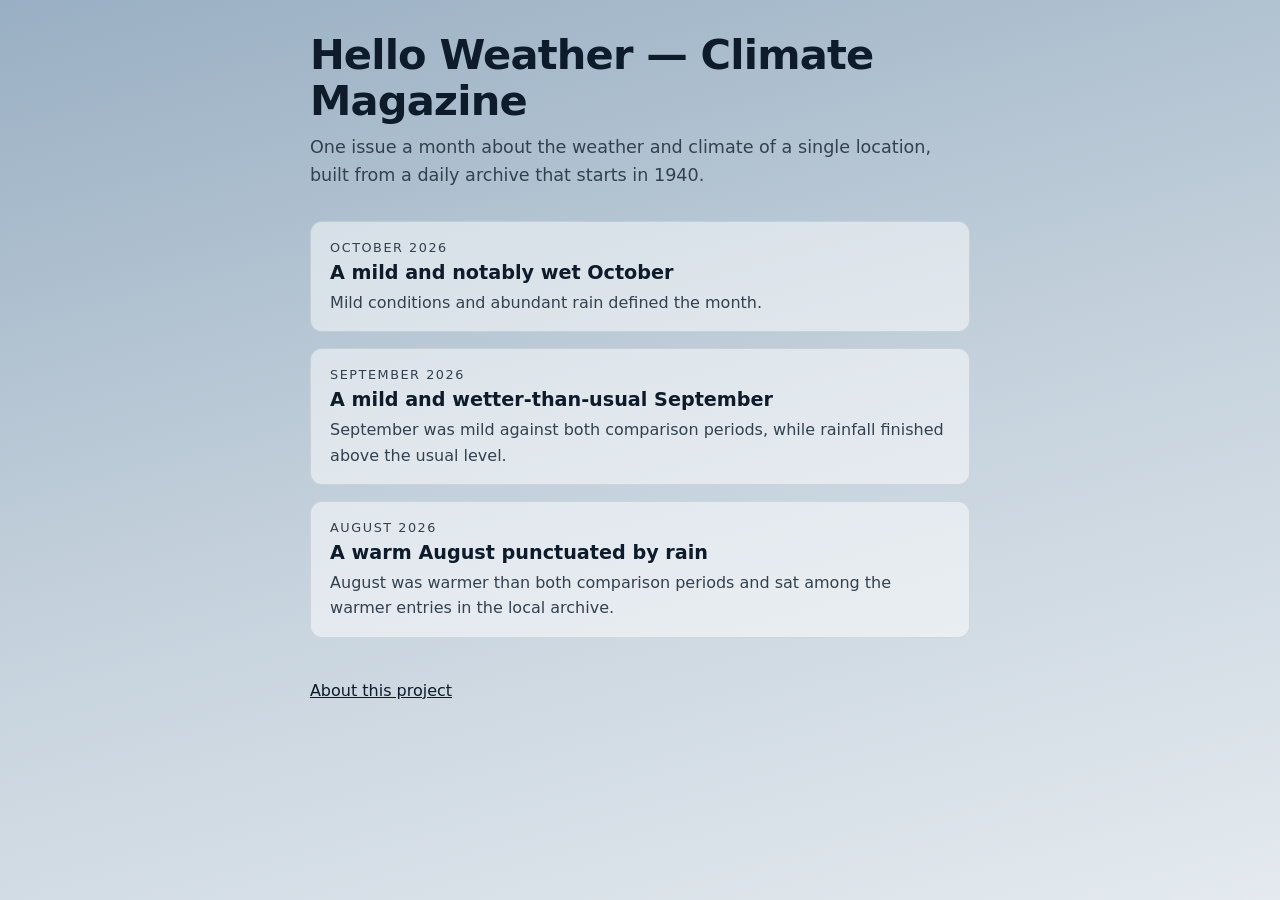
<file: issues/index.html>
<!DOCTYPE html>
<html lang="en">
<head>
<meta charset="utf-8">
<meta name="viewport" content="width=device-width, initial-scale=1">
<title>Hello Weather — Climate Magazine</title>
<link rel="stylesheet" href="../assets/site.css">
<link rel="stylesheet" href="../assets/magazine.css">
<link rel="alternate" type="application/atom+xml" href="../feed.xml">
</head>
<body>
<main class="archive">
<h1>Hello Weather — Climate Magazine</h1>
<p class="archive__lede">One issue a month about the weather and climate of a single location, built from a daily archive that starts in 1940.</p>
<ul class="archive__list">
<li><a href="2026-10.html"><span class="archive__month">October 2026</span><span class="archive__title">A mild and notably wet October</span><span class="archive__summary">Mild conditions and abundant rain defined the month.</span></a></li>
<li><a href="2026-09.html"><span class="archive__month">September 2026</span><span class="archive__title">A mild and wetter-than-usual September</span><span class="archive__summary">September was mild against both comparison periods, while rainfall finished above the usual level.</span></a></li>
<li><a href="2026-08.html"><span class="archive__month">August 2026</span><span class="archive__title">A warm August punctuated by rain</span><span class="archive__summary">August was warmer than both comparison periods and sat among the warmer entries in the local archive.</span></a></li>
</ul>
<p class="archive__back"><a href="../index.html">About this project</a></p>
</main>
</body>
</html>
</file>
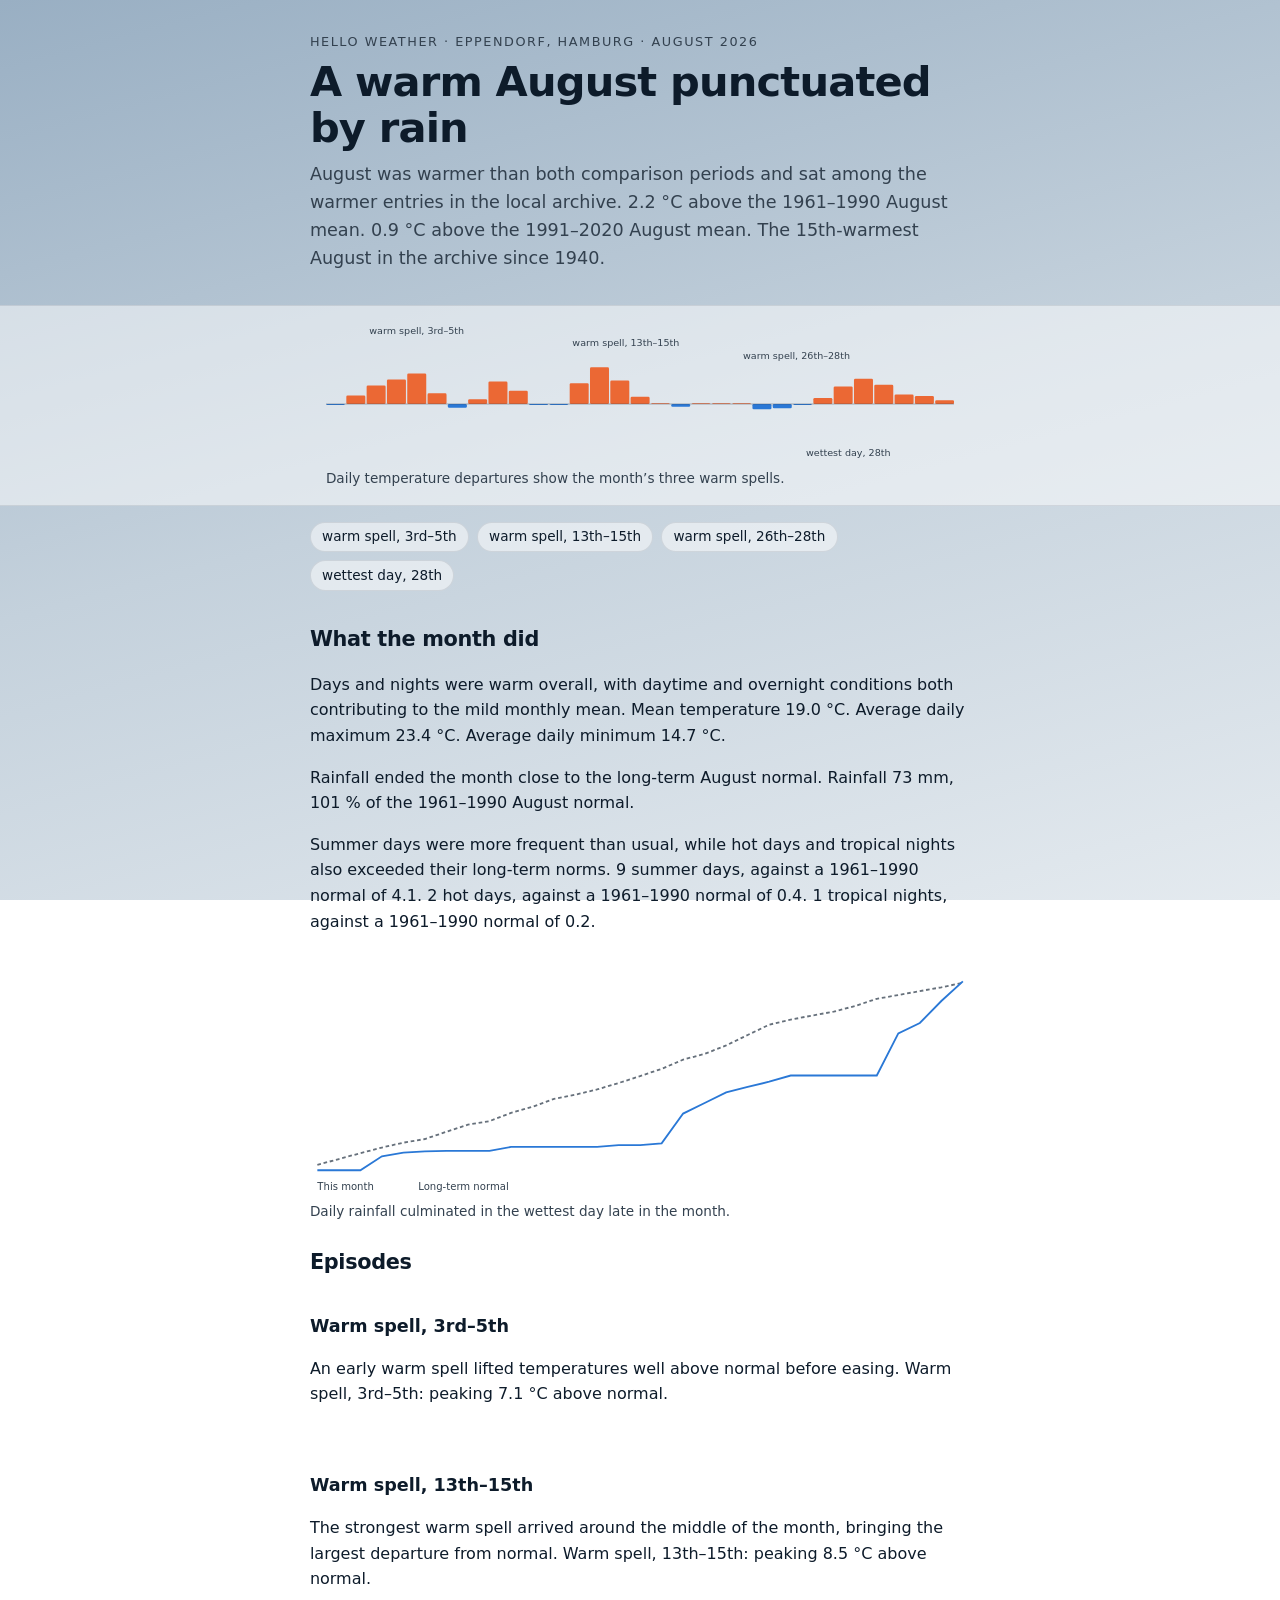
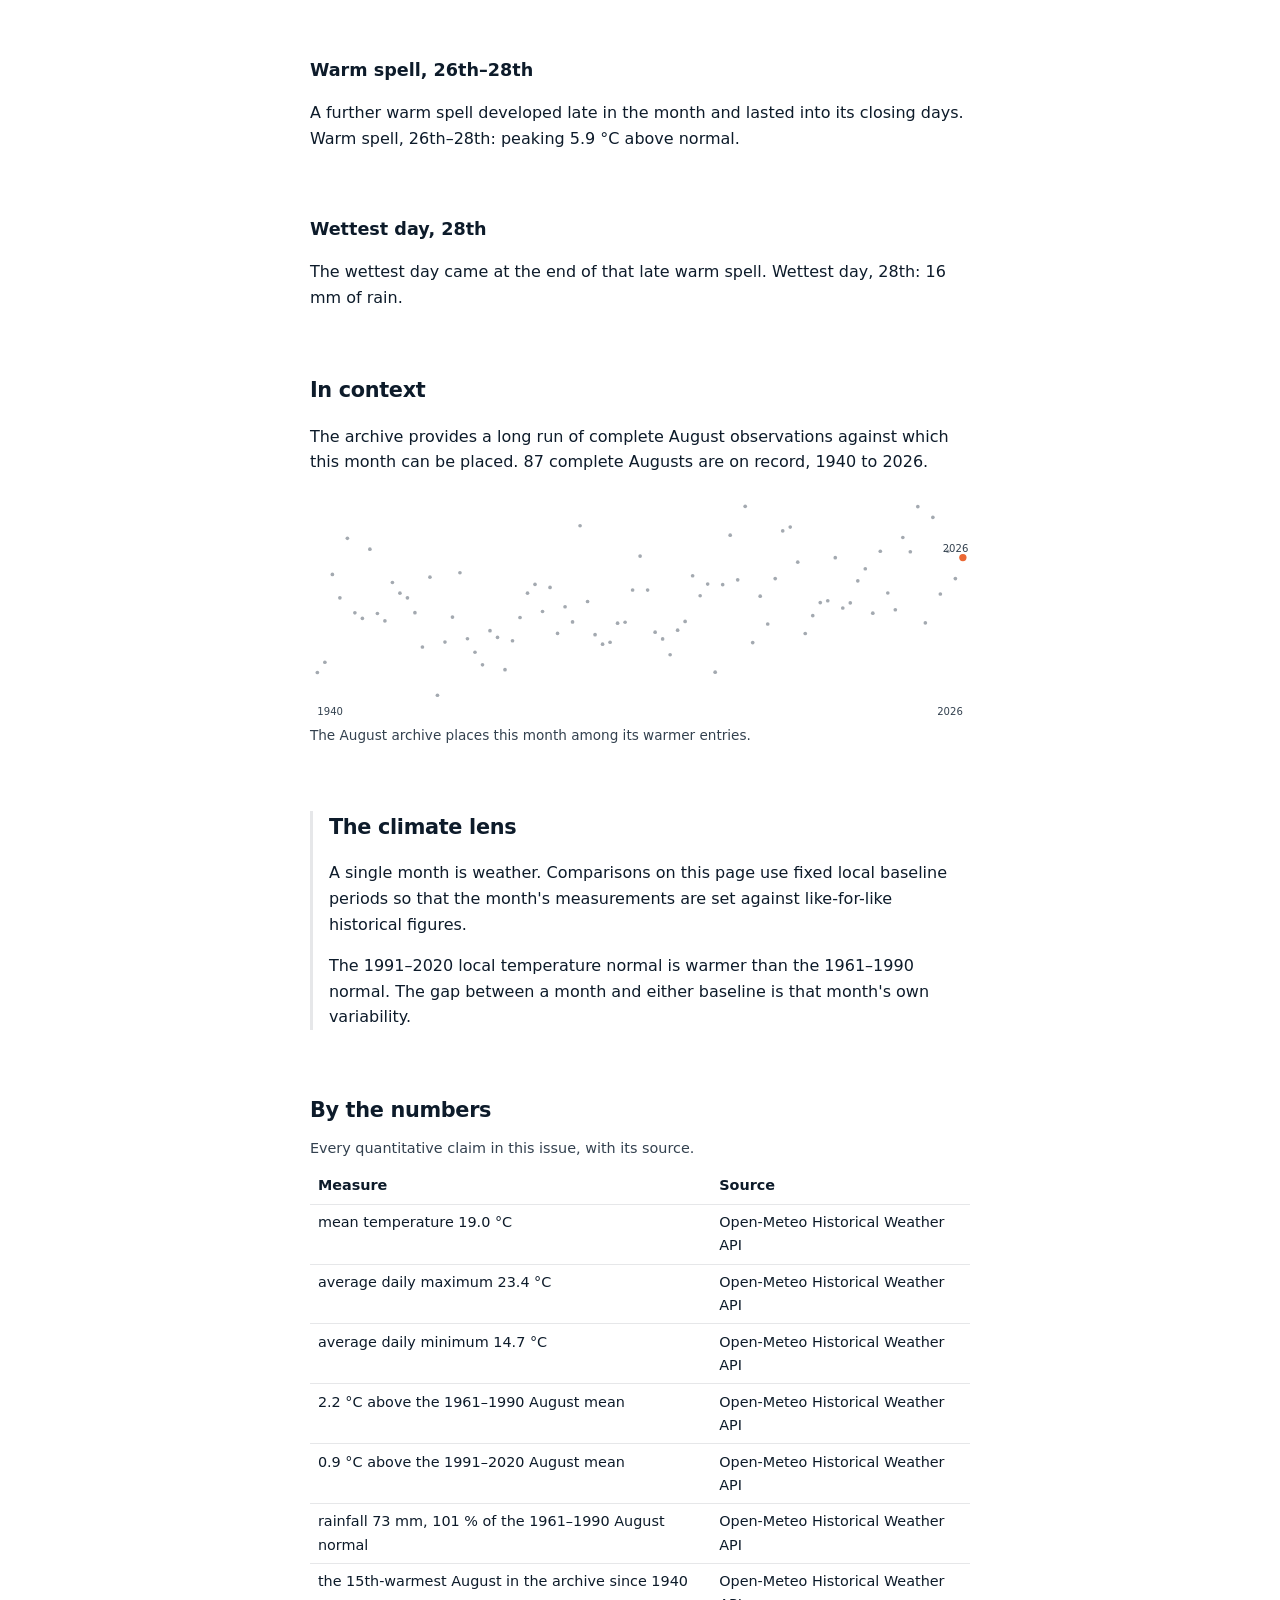
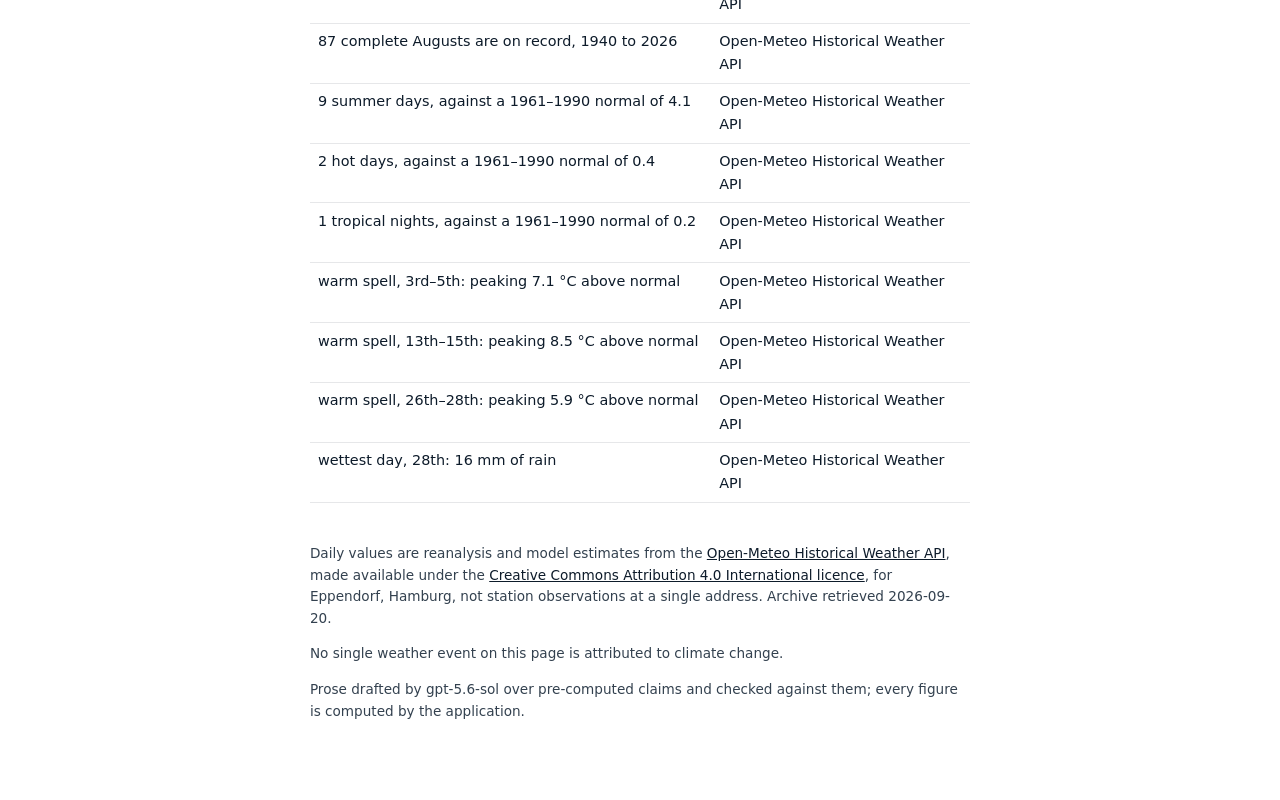
<file: issues/2026-08.html>
<!DOCTYPE html>
<html lang="en">
<head>
<meta charset="utf-8">
<meta name="viewport" content="width=device-width, initial-scale=1">
<title>A warm August punctuated by rain · August 2026 · Hello Weather</title>
<meta name="description" content="August was warmer than both comparison periods and sat among the warmer entries in the local archive.">
<link rel="stylesheet" href="../assets/site.css">
<link rel="stylesheet" href="../assets/magazine.css">
</head>
<body>
<article class="issue">
  <header class="issue__head">
    <p class="issue__kicker">Hello Weather · Eppendorf, Hamburg · August 2026</p>
    <h1>A warm August punctuated by rain</h1>
    <p class="issue__standfirst">August was warmer than both comparison periods and sat among the warmer entries in the local archive. 2.2 °C above the 1961–1990 August mean. 0.9 °C above the 1991–2020 August mean. The 15th-warmest August in the archive since 1940.</p>
  </header>

  <figure class="issue__spine">
    <svg viewBox="0 0 720 160" role="img" class="fig fig--spine" aria-label="Daily temperature anomaly for August 2026"><title>Daily temperature anomaly, August 2026</title><desc>One mark per day. Warm anomalies rise above the centre line and cool anomalies fall below it.</desc><rect x="0.00" y="94.00" width="21.77" height="1.00" rx="1.5" fill="var(--series-precip)"/><rect x="23.27" y="84.21" width="21.77" height="9.79" rx="1.5" fill="var(--series-temp)"/><rect x="46.55" y="72.84" width="21.77" height="21.16" rx="1.5" fill="var(--series-temp)"/><rect x="69.82" y="65.86" width="21.77" height="28.14" rx="1.5" fill="var(--series-temp)"/><rect x="93.10" y="58.94" width="21.77" height="35.06" rx="1.5" fill="var(--series-temp)"/><rect x="116.37" y="81.79" width="21.77" height="12.21" rx="1.5" fill="var(--series-temp)"/><rect x="139.65" y="94.00" width="21.77" height="4.32" rx="1.5" fill="var(--series-precip)"/><rect x="162.92" y="88.41" width="21.77" height="5.59" rx="1.5" fill="var(--series-temp)"/><rect x="186.19" y="68.22" width="21.77" height="25.78" rx="1.5" fill="var(--series-temp)"/><rect x="209.47" y="78.82" width="21.77" height="15.18" rx="1.5" fill="var(--series-temp)"/><rect x="232.74" y="94.00" width="21.77" height="1.24" rx="1.5" fill="var(--series-precip)"/><rect x="256.02" y="94.00" width="21.77" height="1.02" rx="1.5" fill="var(--series-precip)"/><rect x="279.29" y="70.23" width="21.77" height="23.77" rx="1.5" fill="var(--series-temp)"/><rect x="302.56" y="52.00" width="21.77" height="42.00" rx="1.5" fill="var(--series-temp)"/><rect x="325.84" y="66.95" width="21.77" height="27.05" rx="1.5" fill="var(--series-temp)"/><rect x="349.11" y="85.63" width="21.77" height="8.37" rx="1.5" fill="var(--series-temp)"/><rect x="372.39" y="92.99" width="21.77" height="1.01" rx="1.5" fill="var(--series-temp)"/><rect x="395.66" y="94.00" width="21.77" height="3.16" rx="1.5" fill="var(--series-precip)"/><rect x="418.94" y="93.00" width="21.77" height="1.00" rx="1.5" fill="var(--series-temp)"/><rect x="442.21" y="93.00" width="21.77" height="1.00" rx="1.5" fill="var(--series-temp)"/><rect x="465.48" y="93.00" width="21.77" height="1.00" rx="1.5" fill="var(--series-temp)"/><rect x="488.76" y="94.00" width="21.77" height="5.97" rx="1.5" fill="var(--series-precip)"/><rect x="512.03" y="94.00" width="21.77" height="4.90" rx="1.5" fill="var(--series-precip)"/><rect x="535.31" y="94.00" width="21.77" height="1.00" rx="1.5" fill="var(--series-precip)"/><rect x="558.58" y="87.09" width="21.77" height="6.91" rx="1.5" fill="var(--series-temp)"/><rect x="581.85" y="73.84" width="21.77" height="20.16" rx="1.5" fill="var(--series-temp)"/><rect x="605.13" y="64.96" width="21.77" height="29.04" rx="1.5" fill="var(--series-temp)"/><rect x="628.40" y="71.86" width="21.77" height="22.14" rx="1.5" fill="var(--series-temp)"/><rect x="651.68" y="82.99" width="21.77" height="11.01" rx="1.5" fill="var(--series-temp)"/><rect x="674.95" y="84.69" width="21.77" height="9.31" rx="1.5" fill="var(--series-temp)"/><rect x="698.23" y="89.75" width="21.77" height="4.25" rx="1.5" fill="var(--series-temp)"/><line class="fig__zero" x1="0" y1="94.00" x2="720" y2="94.00"/><a href="#e1"><text class="fig__note" x="49.55" y="14.00">warm spell, 3rd–5th</text></a><a href="#e2"><text class="fig__note" x="282.29" y="28.00">warm spell, 13th–15th</text></a><a href="#e3"><text class="fig__note" x="600.63" y="42.00" text-anchor="end">warm spell, 26th–28th</text></a><a href="#e4"><text class="fig__note" x="647.18" y="154.00" text-anchor="end">wettest day, 28th</text></a></svg>
    <figcaption>Daily temperature departures show the month’s three warm spells.</figcaption>
  </figure>

  <nav class="issue__anchors" aria-label="Episodes this month">
<a href="#e1">warm spell, 3rd–5th</a><a href="#e2">warm spell, 13th–15th</a><a href="#e3">warm spell, 26th–28th</a><a href="#e4">wettest day, 28th</a>  </nav>

  <section class="issue__section">
    <h2>What the month did</h2>
<p>Days and nights were warm overall, with daytime and overnight conditions both contributing to the mild monthly mean. <span class="issue__figures">Mean temperature 19.0 °C. Average daily maximum 23.4 °C. Average daily minimum 14.7 °C.</span></p><p>Rainfall ended the month close to the long-term August normal. <span class="issue__figures">Rainfall 73 mm, 101 % of the 1961–1990 August normal.</span></p><p>Summer days were more frequent than usual, while hot days and tropical nights also exceeded their long-term norms. <span class="issue__figures">9 summer days, against a 1961–1990 normal of 4.1. 2 hot days, against a 1961–1990 normal of 0.4. 1 tropical nights, against a 1961–1990 normal of 0.2.</span></p>  </section>

  <figure class="issue__figure">
    <svg viewBox="0 0 720 240" role="img" class="fig fig--rainfall" aria-label="Cumulative rainfall against the long-term normal"><title>Cumulative rainfall, August 2026</title><desc>Two accumulating lines show this month and the long-term normal for the same month.</desc><polyline class="fig__normal" points="8.00,208.14 31.47,201.80 54.93,195.39 78.40,189.25 101.87,183.93 125.33,179.98 148.80,172.08 172.27,164.29 195.73,160.50 219.20,151.51 242.67,144.75 266.13,136.27 289.60,131.54 313.07,125.89 336.53,118.93 360.00,111.30 383.47,103.43 406.93,93.39 430.40,87.07 453.87,77.92 477.33,66.50 500.80,55.27 524.27,49.80 547.73,45.30 571.20,41.05 594.67,34.82 618.13,27.04 641.60,22.92 665.07,18.66 688.53,14.51 712.00,9.59" fill="none"/><polyline class="fig__actual" points="8.00,214.00 31.47,214.00 54.93,214.00 78.40,198.76 101.87,194.81 125.33,193.40 148.80,192.84 172.27,192.84 195.73,192.84 219.20,188.60 242.67,188.60 266.13,188.60 289.60,188.60 313.07,188.60 336.53,186.63 360.00,186.63 383.47,184.65 406.93,152.20 430.40,140.63 453.87,129.06 477.33,123.13 500.80,117.49 524.27,110.72 547.73,110.72 571.20,110.72 594.67,110.72 618.13,110.72 641.60,64.72 665.07,53.43 688.53,29.45 712.00,8.00" fill="none" stroke="var(--series-precip)"/><g class="fig__legend"><text x="8" y="236">This month</text><text x="118" y="236">Long-term normal</text></g></svg>
    <figcaption>Daily rainfall culminated in the wettest day late in the month.</figcaption>
  </figure>

  <section class="issue__section">
    <h2>Episodes</h2>
      <section class="issue__episode" id="e1">
        <h3>Warm spell, 3rd–5th</h3>
<p>An early warm spell lifted temperatures well above normal before easing. <span class="issue__figures">Warm spell, 3rd–5th: peaking 7.1 °C above normal.</span></p>      </section>
      <section class="issue__episode" id="e2">
        <h3>Warm spell, 13th–15th</h3>
<p>The strongest warm spell arrived around the middle of the month, bringing the largest departure from normal. <span class="issue__figures">Warm spell, 13th–15th: peaking 8.5 °C above normal.</span></p>      </section>
      <section class="issue__episode" id="e3">
        <h3>Warm spell, 26th–28th</h3>
<p>A further warm spell developed late in the month and lasted into its closing days. <span class="issue__figures">Warm spell, 26th–28th: peaking 5.9 °C above normal.</span></p>      </section>
      <section class="issue__episode" id="e4">
        <h3>Wettest day, 28th</h3>
<p>The wettest day came at the end of that late warm spell. <span class="issue__figures">Wettest day, 28th: 16 mm of rain.</span></p>      </section>
  </section>

  <section class="issue__section">
    <h2>In context</h2>
<p>The archive provides a long run of complete August observations against which this month can be placed. <span class="issue__figures">87 complete Augusts are on record, 1940 to 2026.</span></p>    <figure class="issue__figure">
      <svg viewBox="0 0 720 240" role="img" class="fig fig--record" aria-label="August mean temperature for every year on record"><title>August in the long record</title><desc>One mark per year from 1940 to 2026; the highlighted mark is 2026.</desc><circle class="fig__year" cx="8.00" cy="189.18" r="2.0"/><circle class="fig__year" cx="16.19" cy="178.01" r="2.0"/><circle class="fig__year" cx="24.37" cy="82.28" r="2.0"/><circle class="fig__year" cx="32.56" cy="107.78" r="2.0"/><circle class="fig__year" cx="40.74" cy="42.93" r="2.0"/><circle class="fig__year" cx="48.93" cy="124.13" r="2.0"/><circle class="fig__year" cx="57.12" cy="130.20" r="2.0"/><circle class="fig__year" cx="65.30" cy="54.67" r="2.0"/><circle class="fig__year" cx="73.49" cy="124.90" r="2.0"/><circle class="fig__year" cx="81.67" cy="132.99" r="2.0"/><circle class="fig__year" cx="89.86" cy="91.04" r="2.0"/><circle class="fig__year" cx="98.05" cy="102.68" r="2.0"/><circle class="fig__year" cx="106.23" cy="107.78" r="2.0"/><circle class="fig__year" cx="114.42" cy="123.94" r="2.0"/><circle class="fig__year" cx="122.60" cy="161.37" r="2.0"/><circle class="fig__year" cx="130.79" cy="85.26" r="2.0"/><circle class="fig__year" cx="138.98" cy="214.00" r="2.0"/><circle class="fig__year" cx="147.16" cy="156.08" r="2.0"/><circle class="fig__year" cx="155.35" cy="128.75" r="2.0"/><circle class="fig__year" cx="163.53" cy="80.45" r="2.0"/><circle class="fig__year" cx="171.72" cy="152.42" r="2.0"/><circle class="fig__year" cx="179.91" cy="167.14" r="2.0"/><circle class="fig__year" cx="188.09" cy="180.90" r="2.0"/><circle class="fig__year" cx="196.28" cy="143.57" r="2.0"/><circle class="fig__year" cx="204.47" cy="150.98" r="2.0"/><circle class="fig__year" cx="212.65" cy="186.10" r="2.0"/><circle class="fig__year" cx="220.84" cy="154.63" r="2.0"/><circle class="fig__year" cx="229.02" cy="129.23" r="2.0"/><circle class="fig__year" cx="237.21" cy="102.68" r="2.0"/><circle class="fig__year" cx="245.40" cy="93.15" r="2.0"/><circle class="fig__year" cx="253.58" cy="122.69" r="2.0"/><circle class="fig__year" cx="261.77" cy="96.42" r="2.0"/><circle class="fig__year" cx="269.95" cy="146.55" r="2.0"/><circle class="fig__year" cx="278.14" cy="117.49" r="2.0"/><circle class="fig__year" cx="286.33" cy="134.04" r="2.0"/><circle class="fig__year" cx="294.51" cy="29.17" r="2.0"/><circle class="fig__year" cx="302.70" cy="111.82" r="2.0"/><circle class="fig__year" cx="310.88" cy="148.00" r="2.0"/><circle class="fig__year" cx="319.07" cy="158.29" r="2.0"/><circle class="fig__year" cx="327.26" cy="156.27" r="2.0"/><circle class="fig__year" cx="335.44" cy="135.39" r="2.0"/><circle class="fig__year" cx="343.63" cy="134.43" r="2.0"/><circle class="fig__year" cx="351.81" cy="99.21" r="2.0"/><circle class="fig__year" cx="360.00" cy="62.27" r="2.0"/><circle class="fig__year" cx="368.19" cy="99.31" r="2.0"/><circle class="fig__year" cx="376.37" cy="145.21" r="2.0"/><circle class="fig__year" cx="384.56" cy="152.61" r="2.0"/><circle class="fig__year" cx="392.74" cy="169.84" r="2.0"/><circle class="fig__year" cx="400.93" cy="143.09" r="2.0"/><circle class="fig__year" cx="409.12" cy="133.47" r="2.0"/><circle class="fig__year" cx="417.30" cy="83.72" r="2.0"/><circle class="fig__year" cx="425.49" cy="105.56" r="2.0"/><circle class="fig__year" cx="433.67" cy="92.77" r="2.0"/><circle class="fig__year" cx="441.86" cy="188.89" r="2.0"/><circle class="fig__year" cx="450.05" cy="93.44" r="2.0"/><circle class="fig__year" cx="458.23" cy="39.46" r="2.0"/><circle class="fig__year" cx="466.42" cy="88.15" r="2.0"/><circle class="fig__year" cx="474.60" cy="8.00" r="2.0"/><circle class="fig__year" cx="482.79" cy="156.56" r="2.0"/><circle class="fig__year" cx="490.98" cy="105.95" r="2.0"/><circle class="fig__year" cx="499.16" cy="136.35" r="2.0"/><circle class="fig__year" cx="507.35" cy="86.80" r="2.0"/><circle class="fig__year" cx="515.53" cy="34.84" r="2.0"/><circle class="fig__year" cx="523.72" cy="30.61" r="2.0"/><circle class="fig__year" cx="531.91" cy="68.91" r="2.0"/><circle class="fig__year" cx="540.09" cy="146.65" r="2.0"/><circle class="fig__year" cx="548.28" cy="127.21" r="2.0"/><circle class="fig__year" cx="556.47" cy="112.97" r="2.0"/><circle class="fig__year" cx="564.65" cy="110.95" r="2.0"/><circle class="fig__year" cx="572.84" cy="64.00" r="2.0"/><circle class="fig__year" cx="581.02" cy="118.84" r="2.0"/><circle class="fig__year" cx="589.21" cy="113.36" r="2.0"/><circle class="fig__year" cx="597.40" cy="89.21" r="2.0"/><circle class="fig__year" cx="605.58" cy="76.03" r="2.0"/><circle class="fig__year" cx="613.77" cy="124.52" r="2.0"/><circle class="fig__year" cx="621.95" cy="56.97" r="2.0"/><circle class="fig__year" cx="630.14" cy="102.48" r="2.0"/><circle class="fig__year" cx="638.33" cy="120.77" r="2.0"/><circle class="fig__year" cx="646.51" cy="41.96" r="2.0"/><circle class="fig__year" cx="654.70" cy="57.55" r="2.0"/><circle class="fig__year" cx="662.88" cy="8.38" r="2.0"/><circle class="fig__year" cx="671.07" cy="135.10" r="2.0"/><circle class="fig__year" cx="679.26" cy="20.03" r="2.0"/><circle class="fig__year" cx="687.44" cy="103.64" r="2.0"/><circle class="fig__year" cx="695.63" cy="56.97" r="2.0"/><circle class="fig__year" cx="703.81" cy="86.80" r="2.0"/><circle class="fig__current" cx="712.00" cy="63.90" r="4.0"/><text class="fig__note" x="690.00" y="57.90">2026</text><g class="fig__legend"><text x="8" y="236">1940</text><text x="712" y="236" text-anchor="end">2026</text></g></svg>
      <figcaption>The August archive places this month among its warmer entries.</figcaption>
    </figure>
  </section>

  <section class="issue__section issue__lens">
    <h2>The climate lens</h2>
<p>A single month is weather. Comparisons on this page use fixed local baseline periods so that the month&#39;s measurements are set against like-for-like historical figures.</p><p>The 1991–2020 local temperature normal is warmer than the 1961–1990 normal. The gap between a month and either baseline is that month&#39;s own variability.</p>  </section>

  <section class="issue__section">
    <h2>By the numbers</h2>
    <table class="issue__claims">
      <caption>Every quantitative claim in this issue, with its source.</caption>
      <thead><tr><th scope="col">Measure</th><th scope="col">Source</th></tr></thead>
      <tbody>
        <tr><td>mean temperature 19.0 °C</td><td>Open-Meteo Historical Weather API</td></tr>
        <tr><td>average daily maximum 23.4 °C</td><td>Open-Meteo Historical Weather API</td></tr>
        <tr><td>average daily minimum 14.7 °C</td><td>Open-Meteo Historical Weather API</td></tr>
        <tr><td>2.2 °C above the 1961–1990 August mean</td><td>Open-Meteo Historical Weather API</td></tr>
        <tr><td>0.9 °C above the 1991–2020 August mean</td><td>Open-Meteo Historical Weather API</td></tr>
        <tr><td>rainfall 73 mm, 101 % of the 1961–1990 August normal</td><td>Open-Meteo Historical Weather API</td></tr>
        <tr><td>the 15th-warmest August in the archive since 1940</td><td>Open-Meteo Historical Weather API</td></tr>
        <tr><td>87 complete Augusts are on record, 1940 to 2026</td><td>Open-Meteo Historical Weather API</td></tr>
        <tr><td>9 summer days, against a 1961–1990 normal of 4.1</td><td>Open-Meteo Historical Weather API</td></tr>
        <tr><td>2 hot days, against a 1961–1990 normal of 0.4</td><td>Open-Meteo Historical Weather API</td></tr>
        <tr><td>1 tropical nights, against a 1961–1990 normal of 0.2</td><td>Open-Meteo Historical Weather API</td></tr>
        <tr><td>warm spell, 3rd–5th: peaking 7.1 °C above normal</td><td>Open-Meteo Historical Weather API</td></tr>
        <tr><td>warm spell, 13th–15th: peaking 8.5 °C above normal</td><td>Open-Meteo Historical Weather API</td></tr>
        <tr><td>warm spell, 26th–28th: peaking 5.9 °C above normal</td><td>Open-Meteo Historical Weather API</td></tr>
        <tr><td>wettest day, 28th: 16 mm of rain</td><td>Open-Meteo Historical Weather API</td></tr>
      </tbody>
    </table>
  </section>

  <footer class="issue__foot">
    <p>Daily values are reanalysis and model estimates from the
    <a href="https://open-meteo.com/">Open-Meteo Historical Weather API</a>,
    made available under the
    <a href="https://creativecommons.org/licenses/by/4.0/">Creative Commons Attribution 4.0 International licence</a>, for Eppendorf, Hamburg,
    not station observations at a single address.
    Archive retrieved 2026-09-20.</p>
    <p>No single weather event on this page is attributed to climate change.</p>
    <p>Prose drafted by gpt-5.6-sol over pre-computed claims and checked
    against them; every figure is computed by the application.</p>
  </footer>
</article>
</body>
</html>
</file>
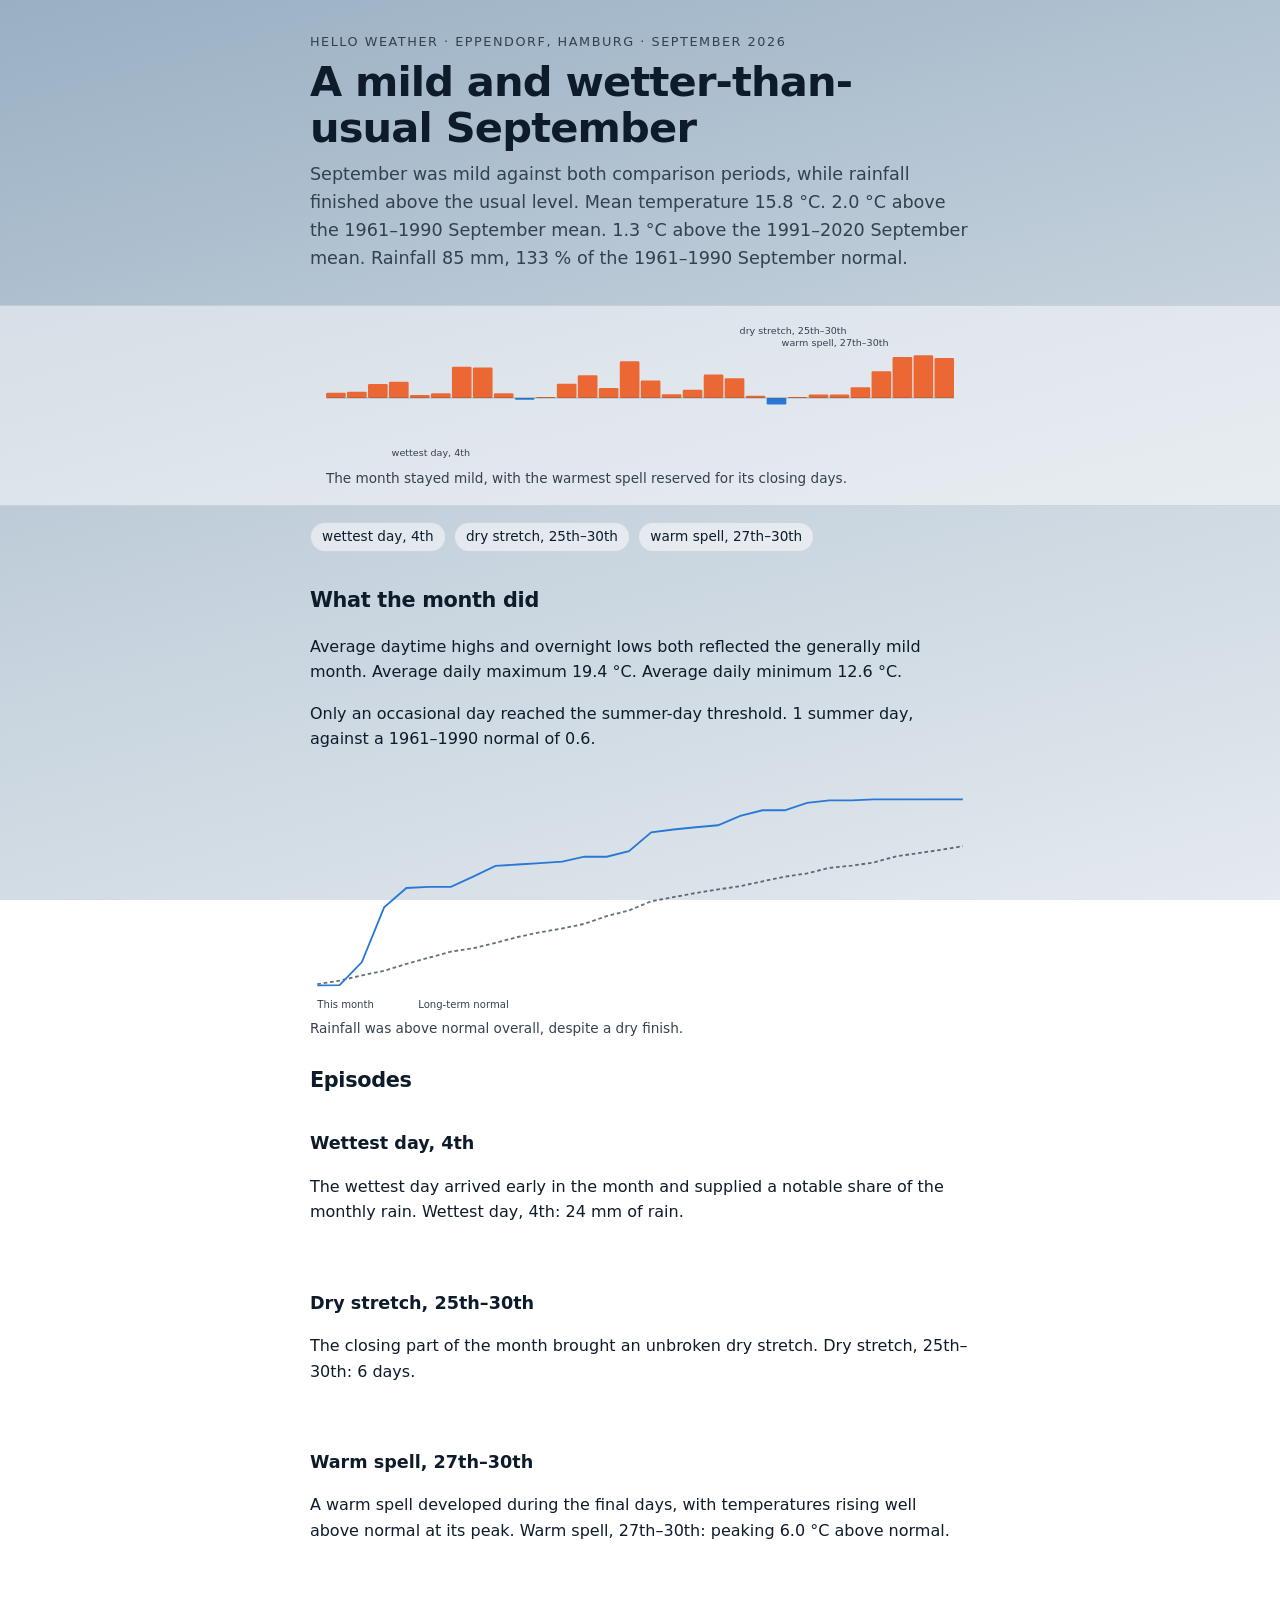
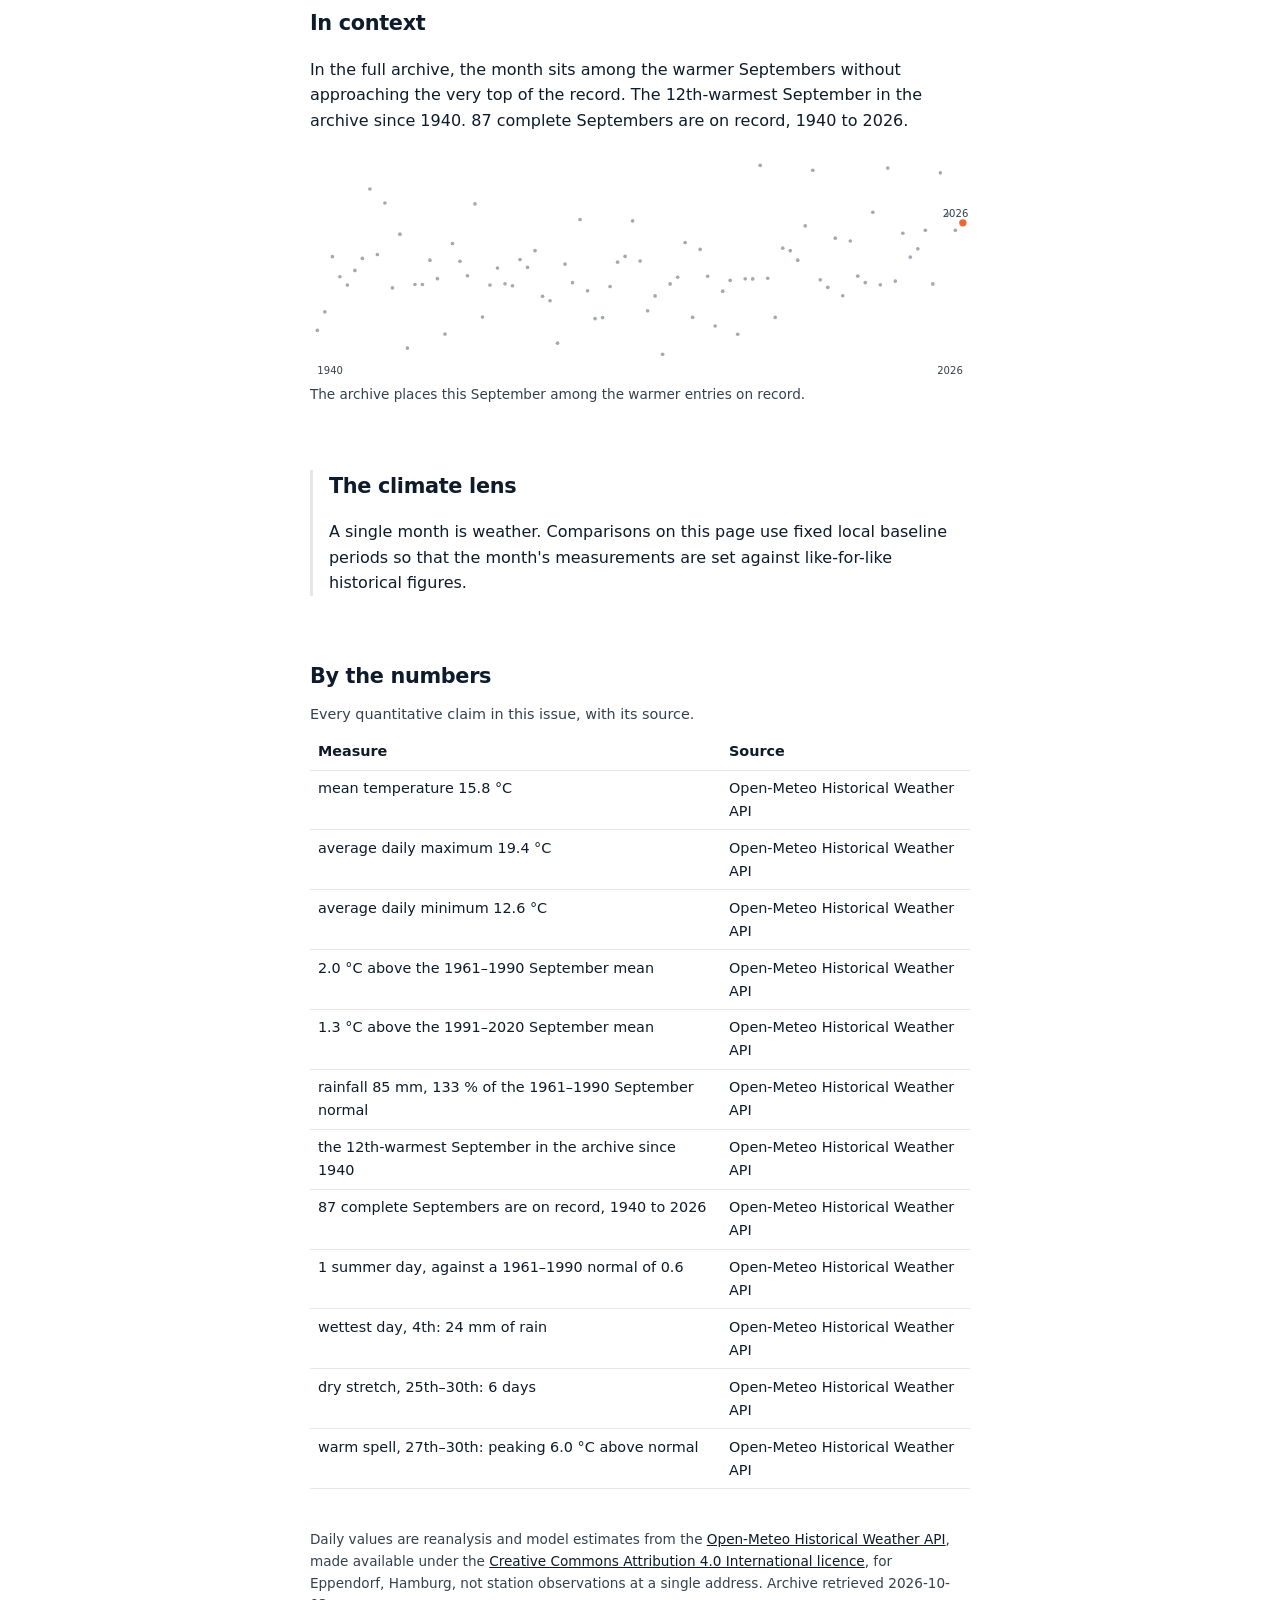
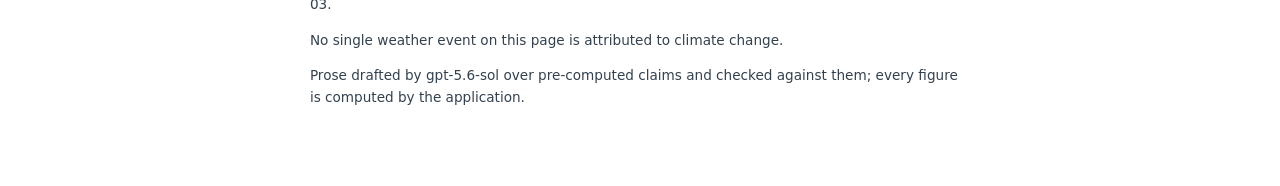
<file: issues/2026-09.html>
<!DOCTYPE html>
<html lang="en">
<head>
<meta charset="utf-8">
<meta name="viewport" content="width=device-width, initial-scale=1">
<title>A mild and wetter-than-usual September · September 2026 · Hello Weather</title>
<meta name="description" content="September was mild against both comparison periods, while rainfall finished above the usual level.">
<link rel="stylesheet" href="../assets/site.css">
<link rel="stylesheet" href="../assets/magazine.css">
</head>
<body>
<article class="issue">
  <header class="issue__head">
    <p class="issue__kicker">Hello Weather · Eppendorf, Hamburg · September 2026</p>
    <h1>A mild and wetter-than-usual September</h1>
    <p class="issue__standfirst">September was mild against both comparison periods, while rainfall finished above the usual level. Mean temperature 15.8 °C. 2.0 °C above the 1961–1990 September mean. 1.3 °C above the 1991–2020 September mean. Rainfall 85 mm, 133 % of the 1961–1990 September normal.</p>
  </header>

  <figure class="issue__spine">
    <svg viewBox="0 0 720 160" role="img" class="fig fig--spine" aria-label="Daily temperature anomaly for September 2026"><title>Daily temperature anomaly, September 2026</title><desc>One mark per day. Warm anomalies rise above the centre line and cool anomalies fall below it.</desc><rect x="0.00" y="81.08" width="22.55" height="5.92" rx="1.5" fill="var(--series-temp)"/><rect x="24.05" y="79.87" width="22.55" height="7.13" rx="1.5" fill="var(--series-temp)"/><rect x="48.10" y="70.99" width="22.55" height="16.01" rx="1.5" fill="var(--series-temp)"/><rect x="72.15" y="68.44" width="22.55" height="18.56" rx="1.5" fill="var(--series-temp)"/><rect x="96.20" y="83.76" width="22.55" height="3.24" rx="1.5" fill="var(--series-temp)"/><rect x="120.25" y="81.79" width="22.55" height="5.21" rx="1.5" fill="var(--series-temp)"/><rect x="144.30" y="51.19" width="22.55" height="35.81" rx="1.5" fill="var(--series-temp)"/><rect x="168.35" y="52.12" width="22.55" height="34.88" rx="1.5" fill="var(--series-temp)"/><rect x="192.40" y="81.76" width="22.55" height="5.24" rx="1.5" fill="var(--series-temp)"/><rect x="216.45" y="87.00" width="22.55" height="2.22" rx="1.5" fill="var(--series-precip)"/><rect x="240.50" y="86.00" width="22.55" height="1.00" rx="1.5" fill="var(--series-temp)"/><rect x="264.55" y="70.77" width="22.55" height="16.23" rx="1.5" fill="var(--series-temp)"/><rect x="288.60" y="60.95" width="22.55" height="26.05" rx="1.5" fill="var(--series-temp)"/><rect x="312.65" y="75.59" width="22.55" height="11.41" rx="1.5" fill="var(--series-temp)"/><rect x="336.70" y="45.13" width="22.55" height="41.87" rx="1.5" fill="var(--series-temp)"/><rect x="360.75" y="67.15" width="22.55" height="19.85" rx="1.5" fill="var(--series-temp)"/><rect x="384.80" y="82.83" width="22.55" height="4.17" rx="1.5" fill="var(--series-temp)"/><rect x="408.85" y="77.54" width="22.55" height="9.46" rx="1.5" fill="var(--series-temp)"/><rect x="432.90" y="60.27" width="22.55" height="26.73" rx="1.5" fill="var(--series-temp)"/><rect x="456.95" y="64.43" width="22.55" height="22.57" rx="1.5" fill="var(--series-temp)"/><rect x="481.00" y="84.59" width="22.55" height="2.41" rx="1.5" fill="var(--series-temp)"/><rect x="505.05" y="87.00" width="22.55" height="7.51" rx="1.5" fill="var(--series-precip)"/><rect x="529.10" y="86.00" width="22.55" height="1.00" rx="1.5" fill="var(--series-temp)"/><rect x="553.15" y="83.08" width="22.55" height="3.92" rx="1.5" fill="var(--series-temp)"/><rect x="577.20" y="83.11" width="22.55" height="3.89" rx="1.5" fill="var(--series-temp)"/><rect x="601.25" y="74.74" width="22.55" height="12.26" rx="1.5" fill="var(--series-temp)"/><rect x="625.30" y="56.32" width="22.55" height="30.68" rx="1.5" fill="var(--series-temp)"/><rect x="649.35" y="40.03" width="22.55" height="46.97" rx="1.5" fill="var(--series-temp)"/><rect x="673.40" y="38.00" width="22.55" height="49.00" rx="1.5" fill="var(--series-temp)"/><rect x="697.45" y="41.35" width="22.55" height="45.65" rx="1.5" fill="var(--series-temp)"/><line class="fig__zero" x1="0" y1="87.00" x2="720" y2="87.00"/><a href="#e1"><text class="fig__note" x="75.15" y="154.00">wettest day, 4th</text></a><a href="#e2"><text class="fig__note" x="596.75" y="14.00" text-anchor="end">dry stretch, 25th–30th</text></a><a href="#e3"><text class="fig__note" x="644.85" y="28.00" text-anchor="end">warm spell, 27th–30th</text></a></svg>
    <figcaption>The month stayed mild, with the warmest spell reserved for its closing days.</figcaption>
  </figure>

  <nav class="issue__anchors" aria-label="Episodes this month">
<a href="#e1">wettest day, 4th</a><a href="#e2">dry stretch, 25th–30th</a><a href="#e3">warm spell, 27th–30th</a>  </nav>

  <section class="issue__section">
    <h2>What the month did</h2>
<p>Average daytime highs and overnight lows both reflected the generally mild month. <span class="issue__figures">Average daily maximum 19.4 °C. Average daily minimum 12.6 °C.</span></p><p>Only an occasional day reached the summer-day threshold. <span class="issue__figures">1 summer day, against a 1961–1990 normal of 0.6.</span></p>  </section>

  <figure class="issue__figure">
    <svg viewBox="0 0 720 240" role="img" class="fig fig--rainfall" aria-label="Cumulative rainfall against the long-term normal"><title>Cumulative rainfall, September 2026</title><desc>Two accumulating lines show this month and the long-term normal for the same month.</desc><polyline class="fig__normal" points="8.00,209.58 32.28,205.77 56.55,200.06 80.83,194.91 105.10,187.54 129.38,180.79 153.66,174.05 177.93,170.45 202.21,164.53 226.48,158.12 250.76,153.00 275.03,148.86 299.31,143.75 323.59,135.33 347.86,129.15 372.14,119.16 396.41,114.63 420.69,110.20 444.97,106.28 469.24,102.65 493.52,97.43 517.79,92.33 542.07,88.82 566.34,82.73 590.62,80.34 614.90,76.89 639.17,70.18 663.45,66.68 687.72,63.06 712.00,59.09" fill="none"/><polyline class="fig__actual" points="8.00,210.83 32.28,210.59 56.55,185.51 80.83,125.85 105.10,104.67 129.38,103.45 153.66,103.45 177.93,92.25 202.21,80.56 226.48,79.10 250.76,77.64 275.03,75.94 299.31,70.58 323.59,70.58 347.86,64.49 372.14,44.04 396.41,40.87 420.69,38.44 444.97,36.25 469.24,26.02 493.52,19.93 517.79,19.93 542.07,11.90 566.34,9.22 590.62,9.22 614.90,8.00 639.17,8.00 663.45,8.00 687.72,8.00 712.00,8.00" fill="none" stroke="var(--series-precip)"/><g class="fig__legend"><text x="8" y="236">This month</text><text x="118" y="236">Long-term normal</text></g></svg>
    <figcaption>Rainfall was above normal overall, despite a dry finish.</figcaption>
  </figure>

  <section class="issue__section">
    <h2>Episodes</h2>
      <section class="issue__episode" id="e1">
        <h3>Wettest day, 4th</h3>
<p>The wettest day arrived early in the month and supplied a notable share of the monthly rain. <span class="issue__figures">Wettest day, 4th: 24 mm of rain.</span></p>      </section>
      <section class="issue__episode" id="e2">
        <h3>Dry stretch, 25th–30th</h3>
<p>The closing part of the month brought an unbroken dry stretch. <span class="issue__figures">Dry stretch, 25th–30th: 6 days.</span></p>      </section>
      <section class="issue__episode" id="e3">
        <h3>Warm spell, 27th–30th</h3>
<p>A warm spell developed during the final days, with temperatures rising well above normal at its peak. <span class="issue__figures">Warm spell, 27th–30th: peaking 6.0 °C above normal.</span></p>      </section>
  </section>

  <section class="issue__section">
    <h2>In context</h2>
<p>In the full archive, the month sits among the warmer Septembers without approaching the very top of the record. <span class="issue__figures">The 12th-warmest September in the archive since 1940. 87 complete Septembers are on record, 1940 to 2026.</span></p>    <figure class="issue__figure">
      <svg viewBox="0 0 720 240" role="img" class="fig fig--record" aria-label="September mean temperature for every year on record"><title>September in the long record</title><desc>One mark per year from 1940 to 2026; the highlighted mark is 2026.</desc><circle class="fig__year" cx="8.00" cy="188.07" r="2.0"/><circle class="fig__year" cx="16.19" cy="167.78" r="2.0"/><circle class="fig__year" cx="24.37" cy="107.65" r="2.0"/><circle class="fig__year" cx="32.56" cy="129.51" r="2.0"/><circle class="fig__year" cx="40.74" cy="138.61" r="2.0"/><circle class="fig__year" cx="48.93" cy="122.61" r="2.0"/><circle class="fig__year" cx="57.12" cy="109.54" r="2.0"/><circle class="fig__year" cx="65.30" cy="33.83" r="2.0"/><circle class="fig__year" cx="73.49" cy="105.25" r="2.0"/><circle class="fig__year" cx="81.67" cy="49.10" r="2.0"/><circle class="fig__year" cx="89.86" cy="141.64" r="2.0"/><circle class="fig__year" cx="98.05" cy="83.08" r="2.0"/><circle class="fig__year" cx="106.23" cy="207.31" r="2.0"/><circle class="fig__year" cx="114.42" cy="137.98" r="2.0"/><circle class="fig__year" cx="122.60" cy="137.98" r="2.0"/><circle class="fig__year" cx="130.79" cy="111.42" r="2.0"/><circle class="fig__year" cx="138.98" cy="131.60" r="2.0"/><circle class="fig__year" cx="147.16" cy="191.94" r="2.0"/><circle class="fig__year" cx="155.35" cy="93.22" r="2.0"/><circle class="fig__year" cx="163.53" cy="112.67" r="2.0"/><circle class="fig__year" cx="171.72" cy="128.46" r="2.0"/><circle class="fig__year" cx="179.91" cy="50.04" r="2.0"/><circle class="fig__year" cx="188.09" cy="173.53" r="2.0"/><circle class="fig__year" cx="196.28" cy="138.50" r="2.0"/><circle class="fig__year" cx="204.47" cy="120.10" r="2.0"/><circle class="fig__year" cx="212.65" cy="137.25" r="2.0"/><circle class="fig__year" cx="220.84" cy="139.34" r="2.0"/><circle class="fig__year" cx="229.02" cy="110.69" r="2.0"/><circle class="fig__year" cx="237.21" cy="119.37" r="2.0"/><circle class="fig__year" cx="245.40" cy="100.96" r="2.0"/><circle class="fig__year" cx="253.58" cy="150.84" r="2.0"/><circle class="fig__year" cx="261.77" cy="155.65" r="2.0"/><circle class="fig__year" cx="269.95" cy="201.97" r="2.0"/><circle class="fig__year" cx="278.14" cy="115.71" r="2.0"/><circle class="fig__year" cx="286.33" cy="135.99" r="2.0"/><circle class="fig__year" cx="294.51" cy="67.08" r="2.0"/><circle class="fig__year" cx="302.70" cy="144.88" r="2.0"/><circle class="fig__year" cx="310.88" cy="175.10" r="2.0"/><circle class="fig__year" cx="319.07" cy="174.16" r="2.0"/><circle class="fig__year" cx="327.26" cy="140.17" r="2.0"/><circle class="fig__year" cx="335.44" cy="113.61" r="2.0"/><circle class="fig__year" cx="343.63" cy="107.24" r="2.0"/><circle class="fig__year" cx="351.81" cy="68.65" r="2.0"/><circle class="fig__year" cx="360.00" cy="112.46" r="2.0"/><circle class="fig__year" cx="368.19" cy="166.63" r="2.0"/><circle class="fig__year" cx="376.37" cy="150.42" r="2.0"/><circle class="fig__year" cx="384.56" cy="214.00" r="2.0"/><circle class="fig__year" cx="392.74" cy="137.35" r="2.0"/><circle class="fig__year" cx="400.93" cy="130.03" r="2.0"/><circle class="fig__year" cx="409.12" cy="92.18" r="2.0"/><circle class="fig__year" cx="417.30" cy="173.74" r="2.0"/><circle class="fig__year" cx="425.49" cy="99.71" r="2.0"/><circle class="fig__year" cx="433.67" cy="128.99" r="2.0"/><circle class="fig__year" cx="441.86" cy="183.26" r="2.0"/><circle class="fig__year" cx="450.05" cy="145.19" r="2.0"/><circle class="fig__year" cx="458.23" cy="133.38" r="2.0"/><circle class="fig__year" cx="466.42" cy="192.25" r="2.0"/><circle class="fig__year" cx="474.60" cy="131.81" r="2.0"/><circle class="fig__year" cx="482.79" cy="131.91" r="2.0"/><circle class="fig__year" cx="490.98" cy="8.00" r="2.0"/><circle class="fig__year" cx="499.16" cy="131.18" r="2.0"/><circle class="fig__year" cx="507.35" cy="173.85" r="2.0"/><circle class="fig__year" cx="515.53" cy="98.35" r="2.0"/><circle class="fig__year" cx="523.72" cy="100.96" r="2.0"/><circle class="fig__year" cx="531.91" cy="111.42" r="2.0"/><circle class="fig__year" cx="540.09" cy="74.09" r="2.0"/><circle class="fig__year" cx="548.28" cy="13.33" r="2.0"/><circle class="fig__year" cx="556.47" cy="132.85" r="2.0"/><circle class="fig__year" cx="564.65" cy="141.01" r="2.0"/><circle class="fig__year" cx="572.84" cy="87.47" r="2.0"/><circle class="fig__year" cx="581.02" cy="150.21" r="2.0"/><circle class="fig__year" cx="589.21" cy="90.50" r="2.0"/><circle class="fig__year" cx="597.40" cy="128.88" r="2.0"/><circle class="fig__year" cx="605.58" cy="135.89" r="2.0"/><circle class="fig__year" cx="613.77" cy="59.13" r="2.0"/><circle class="fig__year" cx="621.95" cy="138.29" r="2.0"/><circle class="fig__year" cx="630.14" cy="10.93" r="2.0"/><circle class="fig__year" cx="638.33" cy="134.21" r="2.0"/><circle class="fig__year" cx="646.51" cy="82.03" r="2.0"/><circle class="fig__year" cx="654.70" cy="108.18" r="2.0"/><circle class="fig__year" cx="662.88" cy="99.08" r="2.0"/><circle class="fig__year" cx="671.07" cy="78.90" r="2.0"/><circle class="fig__year" cx="679.26" cy="137.35" r="2.0"/><circle class="fig__year" cx="687.44" cy="16.16" r="2.0"/><circle class="fig__year" cx="695.63" cy="61.23" r="2.0"/><circle class="fig__year" cx="703.81" cy="78.79" r="2.0"/><circle class="fig__current" cx="712.00" cy="70.74" r="4.0"/><text class="fig__note" x="690.00" y="64.74">2026</text><g class="fig__legend"><text x="8" y="236">1940</text><text x="712" y="236" text-anchor="end">2026</text></g></svg>
      <figcaption>The archive places this September among the warmer entries on record.</figcaption>
    </figure>
  </section>

  <section class="issue__section issue__lens">
    <h2>The climate lens</h2>
<p>A single month is weather. Comparisons on this page use fixed local baseline periods so that the month&#39;s measurements are set against like-for-like historical figures.</p>  </section>

  <section class="issue__section">
    <h2>By the numbers</h2>
    <table class="issue__claims">
      <caption>Every quantitative claim in this issue, with its source.</caption>
      <thead><tr><th scope="col">Measure</th><th scope="col">Source</th></tr></thead>
      <tbody>
        <tr><td>mean temperature 15.8 °C</td><td>Open-Meteo Historical Weather API</td></tr>
        <tr><td>average daily maximum 19.4 °C</td><td>Open-Meteo Historical Weather API</td></tr>
        <tr><td>average daily minimum 12.6 °C</td><td>Open-Meteo Historical Weather API</td></tr>
        <tr><td>2.0 °C above the 1961–1990 September mean</td><td>Open-Meteo Historical Weather API</td></tr>
        <tr><td>1.3 °C above the 1991–2020 September mean</td><td>Open-Meteo Historical Weather API</td></tr>
        <tr><td>rainfall 85 mm, 133 % of the 1961–1990 September normal</td><td>Open-Meteo Historical Weather API</td></tr>
        <tr><td>the 12th-warmest September in the archive since 1940</td><td>Open-Meteo Historical Weather API</td></tr>
        <tr><td>87 complete Septembers are on record, 1940 to 2026</td><td>Open-Meteo Historical Weather API</td></tr>
        <tr><td>1 summer day, against a 1961–1990 normal of 0.6</td><td>Open-Meteo Historical Weather API</td></tr>
        <tr><td>wettest day, 4th: 24 mm of rain</td><td>Open-Meteo Historical Weather API</td></tr>
        <tr><td>dry stretch, 25th–30th: 6 days</td><td>Open-Meteo Historical Weather API</td></tr>
        <tr><td>warm spell, 27th–30th: peaking 6.0 °C above normal</td><td>Open-Meteo Historical Weather API</td></tr>
      </tbody>
    </table>
  </section>

  <footer class="issue__foot">
    <p>Daily values are reanalysis and model estimates from the
    <a href="https://open-meteo.com/">Open-Meteo Historical Weather API</a>,
    made available under the
    <a href="https://creativecommons.org/licenses/by/4.0/">Creative Commons Attribution 4.0 International licence</a>, for Eppendorf, Hamburg,
    not station observations at a single address.
    Archive retrieved 2026-10-03.</p>
    <p>No single weather event on this page is attributed to climate change.</p>
    <p>Prose drafted by gpt-5.6-sol over pre-computed claims and checked
    against them; every figure is computed by the application.</p>
  </footer>
</article>
</body>
</html>
</file>
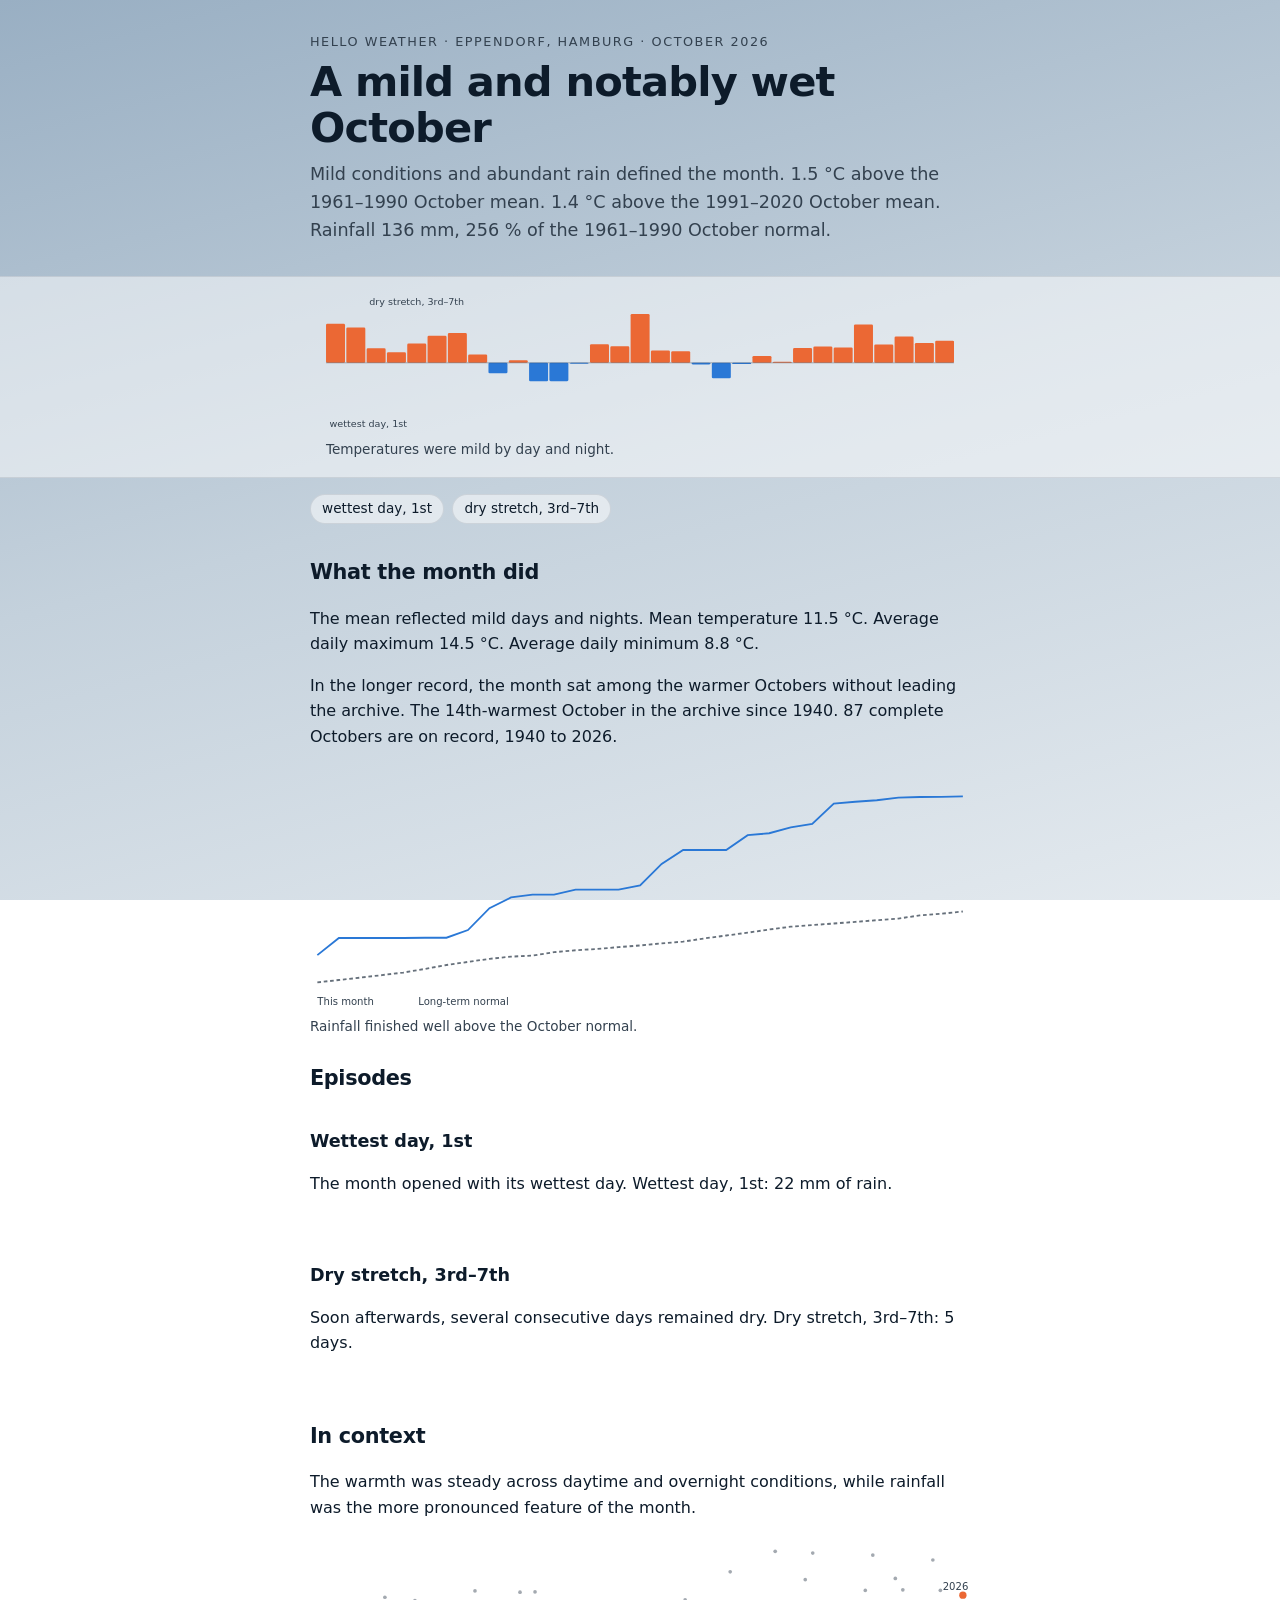
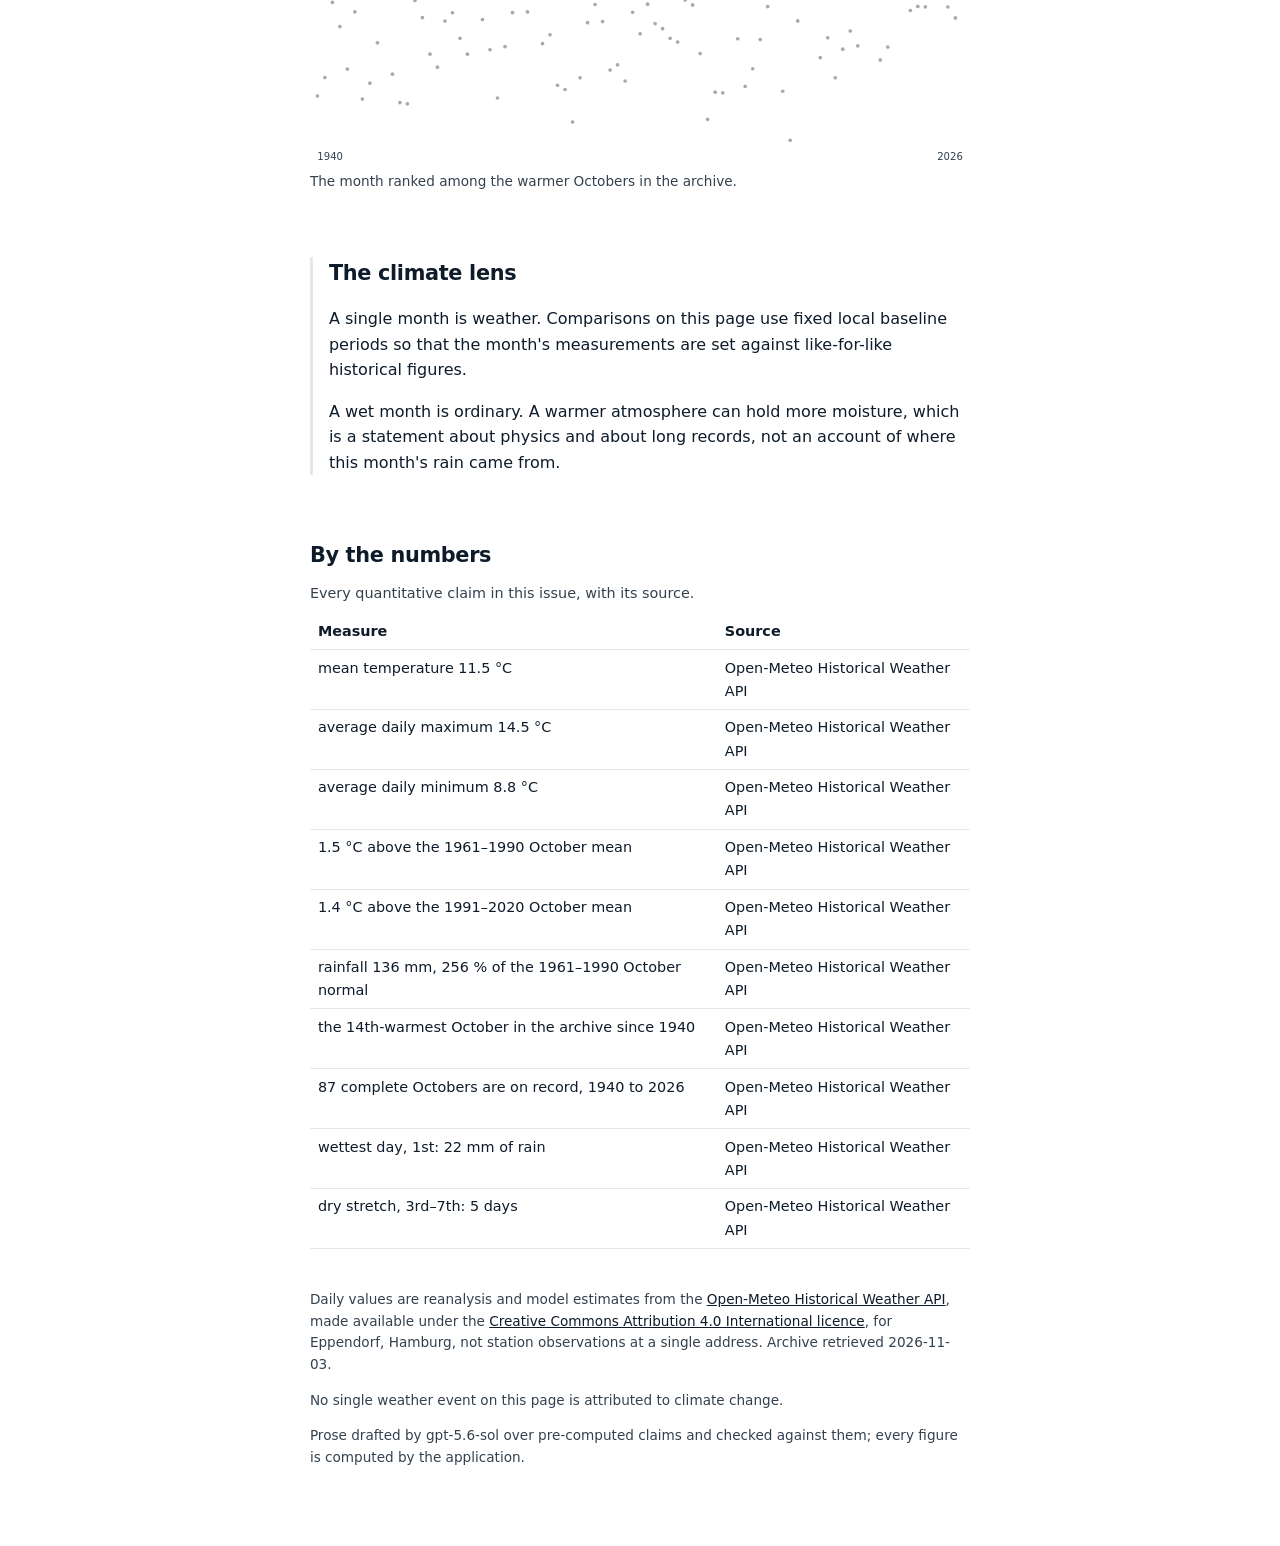
<file: issues/2026-10.html>
<!DOCTYPE html>
<html lang="en">
<head>
<meta charset="utf-8">
<meta name="viewport" content="width=device-width, initial-scale=1">
<title>A mild and notably wet October · October 2026 · Hello Weather</title>
<meta name="description" content="Mild conditions and abundant rain defined the month.">
<link rel="stylesheet" href="../assets/site.css">
<link rel="stylesheet" href="../assets/magazine.css">
</head>
<body>
<article class="issue">
  <header class="issue__head">
    <p class="issue__kicker">Hello Weather · Eppendorf, Hamburg · October 2026</p>
    <h1>A mild and notably wet October</h1>
    <p class="issue__standfirst">Mild conditions and abundant rain defined the month. 1.5 °C above the 1961–1990 October mean. 1.4 °C above the 1991–2020 October mean. Rainfall 136 mm, 256 % of the 1961–1990 October normal.</p>
  </header>

  <figure class="issue__spine">
    <svg viewBox="0 0 720 160" role="img" class="fig fig--spine" aria-label="Daily temperature anomaly for October 2026"><title>Daily temperature anomaly, October 2026</title><desc>One mark per day. Warm anomalies rise above the centre line and cool anomalies fall below it.</desc><rect x="0.00" y="35.36" width="21.77" height="44.64" rx="1.5" fill="var(--series-temp)"/><rect x="23.27" y="39.46" width="21.77" height="40.54" rx="1.5" fill="var(--series-temp)"/><rect x="46.55" y="63.42" width="21.77" height="16.58" rx="1.5" fill="var(--series-temp)"/><rect x="69.82" y="67.82" width="21.77" height="12.18" rx="1.5" fill="var(--series-temp)"/><rect x="93.10" y="57.97" width="21.77" height="22.03" rx="1.5" fill="var(--series-temp)"/><rect x="116.37" y="48.91" width="21.77" height="31.09" rx="1.5" fill="var(--series-temp)"/><rect x="139.65" y="45.99" width="21.77" height="34.01" rx="1.5" fill="var(--series-temp)"/><rect x="162.92" y="70.51" width="21.77" height="9.49" rx="1.5" fill="var(--series-temp)"/><rect x="186.19" y="80.00" width="21.77" height="11.95" rx="1.5" fill="var(--series-precip)"/><rect x="209.47" y="77.11" width="21.77" height="2.89" rx="1.5" fill="var(--series-temp)"/><rect x="232.74" y="80.00" width="21.77" height="21.17" rx="1.5" fill="var(--series-precip)"/><rect x="256.02" y="80.00" width="21.77" height="21.01" rx="1.5" fill="var(--series-precip)"/><rect x="279.29" y="80.00" width="21.77" height="1.00" rx="1.5" fill="var(--series-precip)"/><rect x="302.56" y="58.76" width="21.77" height="21.24" rx="1.5" fill="var(--series-temp)"/><rect x="325.84" y="61.13" width="21.77" height="18.87" rx="1.5" fill="var(--series-temp)"/><rect x="349.11" y="24.00" width="21.77" height="56.00" rx="1.5" fill="var(--series-temp)"/><rect x="372.39" y="65.95" width="21.77" height="14.05" rx="1.5" fill="var(--series-temp)"/><rect x="395.66" y="66.64" width="21.77" height="13.36" rx="1.5" fill="var(--series-temp)"/><rect x="418.94" y="80.00" width="21.77" height="1.87" rx="1.5" fill="var(--series-precip)"/><rect x="442.21" y="80.00" width="21.77" height="17.76" rx="1.5" fill="var(--series-precip)"/><rect x="465.48" y="80.00" width="21.77" height="1.35" rx="1.5" fill="var(--series-precip)"/><rect x="488.76" y="72.19" width="21.77" height="7.81" rx="1.5" fill="var(--series-temp)"/><rect x="512.03" y="78.85" width="21.77" height="1.15" rx="1.5" fill="var(--series-temp)"/><rect x="535.31" y="63.16" width="21.77" height="16.84" rx="1.5" fill="var(--series-temp)"/><rect x="558.58" y="61.39" width="21.77" height="18.61" rx="1.5" fill="var(--series-temp)"/><rect x="581.85" y="62.54" width="21.77" height="17.46" rx="1.5" fill="var(--series-temp)"/><rect x="605.13" y="36.11" width="21.77" height="43.89" rx="1.5" fill="var(--series-temp)"/><rect x="628.40" y="58.96" width="21.77" height="21.04" rx="1.5" fill="var(--series-temp)"/><rect x="651.68" y="49.74" width="21.77" height="30.26" rx="1.5" fill="var(--series-temp)"/><rect x="674.95" y="57.35" width="21.77" height="22.65" rx="1.5" fill="var(--series-temp)"/><rect x="698.23" y="54.76" width="21.77" height="25.24" rx="1.5" fill="var(--series-temp)"/><line class="fig__zero" x1="0" y1="80.00" x2="720" y2="80.00"/><a href="#e1"><text class="fig__note" x="4.00" y="154.00">wettest day, 1st</text></a><a href="#e2"><text class="fig__note" x="49.55" y="14.00">dry stretch, 3rd–7th</text></a></svg>
    <figcaption>Temperatures were mild by day and night.</figcaption>
  </figure>

  <nav class="issue__anchors" aria-label="Episodes this month">
<a href="#e1">wettest day, 1st</a><a href="#e2">dry stretch, 3rd–7th</a>  </nav>

  <section class="issue__section">
    <h2>What the month did</h2>
<p>The mean reflected mild days and nights. <span class="issue__figures">Mean temperature 11.5 °C. Average daily maximum 14.5 °C. Average daily minimum 8.8 °C.</span></p><p>In the longer record, the month sat among the warmer Octobers without leading the archive. <span class="issue__figures">The 14th-warmest October in the archive since 1940. 87 complete Octobers are on record, 1940 to 2026.</span></p>  </section>

  <figure class="issue__figure">
    <svg viewBox="0 0 720 240" role="img" class="fig fig--rainfall" aria-label="Cumulative rainfall against the long-term normal"><title>Cumulative rainfall, October 2026</title><desc>Two accumulating lines show this month and the long-term normal for the same month.</desc><polyline class="fig__normal" points="8.00,210.89 31.47,208.32 54.93,205.74 78.40,202.99 101.87,200.20 125.33,196.22 148.80,191.96 172.27,188.57 195.73,185.21 219.20,182.82 242.67,181.70 266.13,177.98 289.60,175.89 313.07,174.44 336.53,172.43 360.00,170.61 383.47,168.35 406.93,166.44 430.40,162.92 453.87,159.78 477.33,156.69 500.80,153.26 524.27,150.14 547.73,148.44 571.20,146.68 594.67,144.91 618.13,143.07 641.60,141.38 665.07,137.77 688.53,136.04 712.00,133.58" fill="none"/><polyline class="fig__actual" points="8.00,181.19 31.47,162.50 54.93,162.50 78.40,162.50 101.87,162.50 125.33,162.20 148.80,162.20 172.27,153.84 195.73,129.99 219.20,118.29 242.67,115.25 266.13,115.25 289.60,109.78 313.07,109.78 336.53,109.78 360.00,105.23 383.47,81.68 406.93,66.49 430.40,66.49 453.87,66.49 477.33,50.38 500.80,48.26 524.27,41.88 547.73,38.08 571.20,15.90 594.67,13.92 618.13,12.25 641.60,9.37 665.07,8.76 688.53,8.61 712.00,8.00" fill="none" stroke="var(--series-precip)"/><g class="fig__legend"><text x="8" y="236">This month</text><text x="118" y="236">Long-term normal</text></g></svg>
    <figcaption>Rainfall finished well above the October normal.</figcaption>
  </figure>

  <section class="issue__section">
    <h2>Episodes</h2>
      <section class="issue__episode" id="e1">
        <h3>Wettest day, 1st</h3>
<p>The month opened with its wettest day. <span class="issue__figures">Wettest day, 1st: 22 mm of rain.</span></p>      </section>
      <section class="issue__episode" id="e2">
        <h3>Dry stretch, 3rd–7th</h3>
<p>Soon afterwards, several consecutive days remained dry. <span class="issue__figures">Dry stretch, 3rd–7th: 5 days.</span></p>      </section>
  </section>

  <section class="issue__section">
    <h2>In context</h2>
<p>The warmth was steady across daytime and overnight conditions, while rainfall was the more pronounced feature of the month.</p>    <figure class="issue__figure">
      <svg viewBox="0 0 720 240" role="img" class="fig fig--record" aria-label="October mean temperature for every year on record"><title>October in the long record</title><desc>One mark per year from 1940 to 2026; the highlighted mark is 2026.</desc><circle class="fig__year" cx="8.00" cy="165.75" r="2.0"/><circle class="fig__year" cx="16.19" cy="145.66" r="2.0"/><circle class="fig__year" cx="24.37" cy="63.72" r="2.0"/><circle class="fig__year" cx="32.56" cy="90.13" r="2.0"/><circle class="fig__year" cx="40.74" cy="136.34" r="2.0"/><circle class="fig__year" cx="48.93" cy="74.01" r="2.0"/><circle class="fig__year" cx="57.12" cy="169.15" r="2.0"/><circle class="fig__year" cx="65.30" cy="151.77" r="2.0"/><circle class="fig__year" cx="73.49" cy="107.70" r="2.0"/><circle class="fig__year" cx="81.67" cy="58.09" r="2.0"/><circle class="fig__year" cx="89.86" cy="141.97" r="2.0"/><circle class="fig__year" cx="98.05" cy="172.94" r="2.0"/><circle class="fig__year" cx="106.23" cy="174.20" r="2.0"/><circle class="fig__year" cx="114.42" cy="61.59" r="2.0"/><circle class="fig__year" cx="122.60" cy="80.23" r="2.0"/><circle class="fig__year" cx="130.79" cy="120.13" r="2.0"/><circle class="fig__year" cx="138.98" cy="134.30" r="2.0"/><circle class="fig__year" cx="147.16" cy="84.01" r="2.0"/><circle class="fig__year" cx="155.35" cy="74.98" r="2.0"/><circle class="fig__year" cx="163.53" cy="102.85" r="2.0"/><circle class="fig__year" cx="171.72" cy="120.13" r="2.0"/><circle class="fig__year" cx="179.91" cy="51.20" r="2.0"/><circle class="fig__year" cx="188.09" cy="82.36" r="2.0"/><circle class="fig__year" cx="196.28" cy="115.37" r="2.0"/><circle class="fig__year" cx="204.47" cy="167.98" r="2.0"/><circle class="fig__year" cx="212.65" cy="111.87" r="2.0"/><circle class="fig__year" cx="220.84" cy="74.79" r="2.0"/><circle class="fig__year" cx="229.02" cy="52.56" r="2.0"/><circle class="fig__year" cx="237.21" cy="74.01" r="2.0"/><circle class="fig__year" cx="245.40" cy="52.27" r="2.0"/><circle class="fig__year" cx="253.58" cy="108.67" r="2.0"/><circle class="fig__year" cx="261.77" cy="98.96" r="2.0"/><circle class="fig__year" cx="269.95" cy="154.01" r="2.0"/><circle class="fig__year" cx="278.14" cy="158.67" r="2.0"/><circle class="fig__year" cx="286.33" cy="194.20" r="2.0"/><circle class="fig__year" cx="294.51" cy="145.95" r="2.0"/><circle class="fig__year" cx="302.70" cy="85.76" r="2.0"/><circle class="fig__year" cx="310.88" cy="65.96" r="2.0"/><circle class="fig__year" cx="319.07" cy="84.59" r="2.0"/><circle class="fig__year" cx="327.26" cy="137.41" r="2.0"/><circle class="fig__year" cx="335.44" cy="131.87" r="2.0"/><circle class="fig__year" cx="343.63" cy="149.44" r="2.0"/><circle class="fig__year" cx="351.81" cy="74.40" r="2.0"/><circle class="fig__year" cx="360.00" cy="97.99" r="2.0"/><circle class="fig__year" cx="368.19" cy="65.66" r="2.0"/><circle class="fig__year" cx="376.37" cy="86.83" r="2.0"/><circle class="fig__year" cx="384.56" cy="92.36" r="2.0"/><circle class="fig__year" cx="392.74" cy="102.85" r="2.0"/><circle class="fig__year" cx="400.93" cy="106.92" r="2.0"/><circle class="fig__year" cx="409.12" cy="61.00" r="2.0"/><circle class="fig__year" cx="417.30" cy="66.44" r="2.0"/><circle class="fig__year" cx="425.49" cy="119.45" r="2.0"/><circle class="fig__year" cx="433.67" cy="191.19" r="2.0"/><circle class="fig__year" cx="441.86" cy="161.58" r="2.0"/><circle class="fig__year" cx="450.05" cy="162.35" r="2.0"/><circle class="fig__year" cx="458.23" cy="30.33" r="2.0"/><circle class="fig__year" cx="466.42" cy="103.33" r="2.0"/><circle class="fig__year" cx="474.60" cy="155.36" r="2.0"/><circle class="fig__year" cx="482.79" cy="136.05" r="2.0"/><circle class="fig__year" cx="490.98" cy="104.20" r="2.0"/><circle class="fig__year" cx="499.16" cy="68.29" r="2.0"/><circle class="fig__year" cx="507.35" cy="8.00" r="2.0"/><circle class="fig__year" cx="515.53" cy="160.61" r="2.0"/><circle class="fig__year" cx="523.72" cy="214.00" r="2.0"/><circle class="fig__year" cx="531.91" cy="83.92" r="2.0"/><circle class="fig__year" cx="540.09" cy="38.87" r="2.0"/><circle class="fig__year" cx="548.28" cy="9.94" r="2.0"/><circle class="fig__year" cx="556.47" cy="123.91" r="2.0"/><circle class="fig__year" cx="564.65" cy="102.36" r="2.0"/><circle class="fig__year" cx="572.84" cy="145.95" r="2.0"/><circle class="fig__year" cx="581.02" cy="114.69" r="2.0"/><circle class="fig__year" cx="589.21" cy="94.89" r="2.0"/><circle class="fig__year" cx="597.40" cy="111.19" r="2.0"/><circle class="fig__year" cx="605.58" cy="50.62" r="2.0"/><circle class="fig__year" cx="613.77" cy="12.08" r="2.0"/><circle class="fig__year" cx="621.95" cy="126.44" r="2.0"/><circle class="fig__year" cx="630.14" cy="112.36" r="2.0"/><circle class="fig__year" cx="638.33" cy="37.51" r="2.0"/><circle class="fig__year" cx="646.51" cy="49.94" r="2.0"/><circle class="fig__year" cx="654.70" cy="72.56" r="2.0"/><circle class="fig__year" cx="662.88" cy="68.09" r="2.0"/><circle class="fig__year" cx="671.07" cy="68.48" r="2.0"/><circle class="fig__year" cx="679.26" cy="17.42" r="2.0"/><circle class="fig__year" cx="687.44" cy="50.52" r="2.0"/><circle class="fig__year" cx="695.63" cy="68.67" r="2.0"/><circle class="fig__year" cx="703.81" cy="80.61" r="2.0"/><circle class="fig__current" cx="712.00" cy="55.76" r="4.0"/><text class="fig__note" x="690.00" y="49.76">2026</text><g class="fig__legend"><text x="8" y="236">1940</text><text x="712" y="236" text-anchor="end">2026</text></g></svg>
      <figcaption>The month ranked among the warmer Octobers in the archive.</figcaption>
    </figure>
  </section>

  <section class="issue__section issue__lens">
    <h2>The climate lens</h2>
<p>A single month is weather. Comparisons on this page use fixed local baseline periods so that the month&#39;s measurements are set against like-for-like historical figures.</p><p>A wet month is ordinary. A warmer atmosphere can hold more moisture, which is a statement about physics and about long records, not an account of where this month&#39;s rain came from.</p>  </section>

  <section class="issue__section">
    <h2>By the numbers</h2>
    <table class="issue__claims">
      <caption>Every quantitative claim in this issue, with its source.</caption>
      <thead><tr><th scope="col">Measure</th><th scope="col">Source</th></tr></thead>
      <tbody>
        <tr><td>mean temperature 11.5 °C</td><td>Open-Meteo Historical Weather API</td></tr>
        <tr><td>average daily maximum 14.5 °C</td><td>Open-Meteo Historical Weather API</td></tr>
        <tr><td>average daily minimum 8.8 °C</td><td>Open-Meteo Historical Weather API</td></tr>
        <tr><td>1.5 °C above the 1961–1990 October mean</td><td>Open-Meteo Historical Weather API</td></tr>
        <tr><td>1.4 °C above the 1991–2020 October mean</td><td>Open-Meteo Historical Weather API</td></tr>
        <tr><td>rainfall 136 mm, 256 % of the 1961–1990 October normal</td><td>Open-Meteo Historical Weather API</td></tr>
        <tr><td>the 14th-warmest October in the archive since 1940</td><td>Open-Meteo Historical Weather API</td></tr>
        <tr><td>87 complete Octobers are on record, 1940 to 2026</td><td>Open-Meteo Historical Weather API</td></tr>
        <tr><td>wettest day, 1st: 22 mm of rain</td><td>Open-Meteo Historical Weather API</td></tr>
        <tr><td>dry stretch, 3rd–7th: 5 days</td><td>Open-Meteo Historical Weather API</td></tr>
      </tbody>
    </table>
  </section>

  <footer class="issue__foot">
    <p>Daily values are reanalysis and model estimates from the
    <a href="https://open-meteo.com/">Open-Meteo Historical Weather API</a>,
    made available under the
    <a href="https://creativecommons.org/licenses/by/4.0/">Creative Commons Attribution 4.0 International licence</a>, for Eppendorf, Hamburg,
    not station observations at a single address.
    Archive retrieved 2026-11-03.</p>
    <p>No single weather event on this page is attributed to climate change.</p>
    <p>Prose drafted by gpt-5.6-sol over pre-computed claims and checked
    against them; every figure is computed by the application.</p>
  </footer>
</article>
</body>
</html>
</file>
<file: assets/site.css>
/* Design tokens copied on 2026-09-20 from frontend/src/index.css in the
   private Hello Weather application repository. This is a copy, not a
   dependency: the two repositories share no build step, so these values are
   kept in step by hand when the application's palette changes.
   Light tokens  <- [data-scheme="light"]
   Dark tokens   <- [data-scheme="dark"]
   Backdrops     <- [data-theme="clouds-day"] / [data-theme="clouds-night"],
                    the application's own default seed. */
:root {
  color-scheme: light;
  --text: #0d1b2a;
  --text-muted: #33414f;
  --bg-from: #99afc3;
  --bg-mid: #c4d1dc;
  --bg-to: #e4eaef;
  --surface-alpha: 0.5;
  --surface: rgba(255, 255, 255, 0.5);
  --surface-strong: rgba(255, 255, 255, 0.7);
  --border: rgba(15, 27, 42, 0.1);
  --shadow: 0 18px 40px -24px rgba(15, 27, 42, 0.55);
  --focus: #0b5cad;
  --series-temp: #eb6834;
  --series-precip: #2a78d6;
  --series-water: #1baf7a;
  --measure: 68ch;
}

@media (prefers-color-scheme: dark) {
  :root {
    color-scheme: dark;
    --text: #f6f8fc;
    --text-muted: #c6d2e2;
    --bg-from: #10151f;
    --bg-mid: #222a38;
    --bg-to: #333d4f;
    --surface-alpha: 0.08;
    --surface: rgba(255, 255, 255, 0.08);
    --surface-strong: rgba(255, 255, 255, 0.13);
    --border: rgba(255, 255, 255, 0.14);
    --shadow: 0 20px 45px -25px rgba(0, 0, 0, 0.8);
    --focus: #ffffff;
    --series-temp: #d95926;
    --series-precip: #3987e5;
    --series-water: #199e70;
  }
}

* { box-sizing: border-box; }

body {
  margin: 0;
  color: var(--text);
  background: linear-gradient(
    165deg,
    var(--bg-from) 0%,
    var(--bg-mid) 50%,
    var(--bg-to) 100%
  );
  background-attachment: fixed;
  font-family: "Inter", ui-sans-serif, system-ui, -apple-system, "Segoe UI",
    Roboto, sans-serif;
  line-height: 1.6;
  -webkit-font-smoothing: antialiased;
}

:focus-visible {
  outline: 3px solid var(--focus);
  outline-offset: 2px;
  border-radius: 6px;
}

.sr-only {
  position: absolute;
  width: 1px;
  height: 1px;
  padding: 0;
  margin: -1px;
  overflow: hidden;
  clip: rect(0, 0, 0, 0);
  white-space: nowrap;
  border: 0;
}

.wrap {
  max-width: 1100px;
  margin: 0 auto;
  padding: clamp(1rem, 2.5vw, 2.5rem);
}

/* Prose columns: a dashboard is cards, a reference page is text. */
.prose { max-width: var(--measure); }
.prose p, .prose li { color: var(--text-muted); }
.prose h2, .prose h3 { color: var(--text); line-height: 1.25; }

.card {
  background: var(--surface);
  border: 1px solid var(--border);
  border-radius: 16px;
  box-shadow: var(--shadow);
  padding: clamp(1rem, 2.6vw, 1.6rem);
}

/* Section accents inherit the application's associations. */
#rivers { --accent: var(--series-water); }
#climate-change { --accent: var(--series-temp); }
#forecast-quality { --accent: var(--series-precip); }
#air-quality { --accent: var(--series-temp); }
.section-rule {
  border: 0;
  border-top: 3px solid var(--accent, var(--text-muted));
  width: 3rem;
  margin: 0 0 1rem;
}

/* Screenshots break out of the reading measure. */
figure { margin: 2rem 0; }
figure img {
  width: 100%;
  height: auto;
  border-radius: 14px;
  border: 1px solid var(--border);
  box-shadow: var(--shadow);
  display: block;
}
figcaption {
  color: var(--text-muted);
  font-size: 0.9rem;
  margin-top: 0.6rem;
  max-width: var(--measure);
}

/* Dashboard captures are the whole page, because the scope is the point. */
figure.full img { width: 100%; }

/* Phone captures run to three or four thousand pixels. Showing one whole
   would be a dozen screens of scrolling for a single image, so the display is
   capped and faded out; the file itself is still the full page. */
.shot-mobile img {
  width: 390px;
  max-width: 100%;
  max-height: 900px;
  object-fit: cover;
  object-position: top;
  -webkit-mask-image: linear-gradient(to bottom, #000 80%, transparent 100%);
  mask-image: linear-gradient(to bottom, #000 80%, transparent 100%);
}

nav.toc {
  position: sticky;
  top: 0;
  z-index: 2;
  background: var(--surface-strong);
  backdrop-filter: blur(8px);
  border-bottom: 1px solid var(--border);
}
nav.toc ul {
  display: flex;
  flex-wrap: wrap;
  gap: 0.25rem 1rem;
  list-style: none;
  margin: 0 auto;
  padding: 0.6rem clamp(1rem, 2.5vw, 2.5rem);
  max-width: 1100px;
}
nav.toc a { color: var(--text); text-decoration: none; font-size: 0.9rem; }
nav.toc a:hover, nav.toc a:focus-visible { text-decoration: underline; }

/* Identity mark. The nav copy is decorative and drawn as a background, so
   assistive tech announces the wordmark once rather than twice. */
.brand {
  display: flex;
  align-items: center;
  gap: 0.5rem;
  font-weight: 650;
  color: var(--text);
  margin-right: 0.35rem;
}
.brand .mark {
  width: 34px;
  height: 34px;
  flex: none;
  border-radius: 50%;
  background: url("werner-72.webp") center / cover no-repeat;
}
.brandline {
  display: flex;
  align-items: center;
  gap: 1.1rem;
  margin-bottom: 1rem;
}
.brandline h1 { margin: 0; }
.mark-lg {
  width: 104px;
  height: 104px;
  border-radius: 50%;
  flex: none;
  display: block;
}
@media (max-width: 560px) {
  .mark-lg { width: 72px; height: 72px; }
  .brandline { gap: 0.85rem; }
}

/* On a phone the nav wraps to three rows; sticking it there would cost about
   a tenth of the viewport for the whole page. Let it scroll away instead. */
@media (max-width: 700px) {
  nav.toc { position: static; }
}

a { color: var(--text); }
a.cite {
  font-size: 0.7em;
  vertical-align: super;
  text-decoration: none;
  padding: 0 0.15em;
}
a.cite:hover { text-decoration: underline; }

ol.sources { max-width: var(--measure); }
ol.sources li { margin-bottom: 0.8rem; }

/* The sticky nav would otherwise cover the heading an anchor jumps to. */
section, .band, h2, h3 { scroll-margin-top: 4.5rem; }

@media (prefers-reduced-motion: reduce) {
  * { scroll-behavior: auto !important; }
}
html { scroll-behavior: smooth; }

/* ---------- Page-specific composition ---------- */

/* Two rhythms: the tour runs wide and image-forward, the reference half
   narrows to a reading column. */
h1 {
  font-size: clamp(2.4rem, 6vw, 3.4rem);
  line-height: 1.05;
  letter-spacing: -0.02em;
  font-weight: 700;
  margin: 0 0 1rem;
}
h2 {
  font-size: clamp(1.5rem, 3.2vw, 1.95rem);
  letter-spacing: -0.015em;
  font-weight: 650;
  margin: 0 0 0.5rem;
}
h3 {
  font-size: 1.1rem;
  font-weight: 650;
  margin: 2rem 0 0.4rem;
}
.prose p { font-size: 1.05rem; }
.lede {
  font-size: clamp(1.1rem, 2.2vw, 1.3rem);
  line-height: 1.5;
  color: var(--text);
  max-width: 46ch;
}
header.hero { padding-top: clamp(2rem, 6vw, 4rem); }
header.hero .prose { max-width: 60ch; }

section + section { margin-top: clamp(2.5rem, 6vw, 4rem); }

/* The pivot between the two halves. Full-bleed so it reads as a break in the
   page rather than another card in the stack. */
.band {
  margin: clamp(3rem, 8vw, 5rem) 0;
  padding: clamp(1.75rem, 5vw, 3rem) 0;
  background: var(--surface-strong);
  border-top: 1px solid var(--border);
  border-bottom: 1px solid var(--border);
}
.band .inner {
  max-width: 1100px;
  margin: 0 auto;
  padding: 0 clamp(1rem, 2.5vw, 2.5rem);
}
.band h2 { max-width: 20ch; }
.knows {
  list-style: none;
  padding: 0;
  margin: 1.5rem 0 0;
  display: grid;
  gap: 1rem clamp(1.5rem, 4vw, 3rem);
  grid-template-columns: repeat(auto-fit, minmax(min(260px, 100%), 1fr));
  max-width: 1000px;
}
.knows li {
  color: var(--text-muted);
  border-top: 2px solid var(--accent, var(--series-water));
  padding-top: 0.6rem;
  font-size: 0.97rem;
}
.knows b { color: var(--text); font-weight: 650; display: block; margin-bottom: 0.25rem; }

/* Two hashes as equals. Neither is struck through, because neither was
   shown to be wrong. */
.hashes {
  display: grid;
  gap: 0.9rem;
  margin: 1.25rem 0;
  max-width: var(--measure);
}
.hashes div {
  border-left: 3px solid var(--series-water);
  padding-left: 0.85rem;
}
.hashes span {
  display: block;
  color: var(--text);
  font-size: 0.9rem;
  font-weight: 650;
  margin-bottom: 0.2rem;
}
.hashes code {
  font-size: 0.78rem;
  line-height: 1.5;
  word-break: break-all;
  color: var(--text-muted);
}

.divider-note {
  max-width: var(--measure);
  color: var(--text-muted);
  font-size: 0.95rem;
  margin: 0;
}
</file>
<file: assets/magazine.css>
/* Issue-specific styling. Tokens come from assets/site.css; nothing here
   redefines a token, so a palette change there reaches issues unchanged.
   Two documents share this sheet: a monthly issue page (.issue) and the
   archive index (.archive). */

/* The full-bleed spine uses viewport units. Classic scrollbars are included in
   100vw, so clip the few excess pixels without creating a nested scroller. */
html {
  overflow-x: clip;
}

.issue {
  max-width: var(--measure);
  margin: 0 auto;
  padding: 2rem 1rem 4rem;
}

.issue__kicker {
  font-size: 0.8rem;
  letter-spacing: 0.12em;
  text-transform: uppercase;
  color: var(--text-muted);
  margin: 0;
}

.issue__head h1 {
  font-size: clamp(1.8rem, 5vw, 2.6rem);
  line-height: 1.1;
  margin: 0.4rem 0 0.6rem;
}

.issue__standfirst {
  font-size: 1.1rem;
  color: var(--text-muted);
  margin: 0 0 2rem;
}

/* The spine is the page's backbone and breaks the measure deliberately. */
.issue__spine {
  margin: 0 calc(50% - 50vw) 1rem;
  padding: 1rem calc(50vw - 50% + 1rem);
  background: var(--surface);
  border-block: 1px solid var(--border);
}

.issue__spine svg,
.issue__figure svg { display: block; width: 100%; height: auto; }

.issue__anchors { display: flex; flex-wrap: wrap; gap: 0.5rem; margin-bottom: 2rem; }

.issue__anchors a {
  font-size: 0.85rem;
  padding: 0.2rem 0.7rem;
  border: 1px solid var(--border);
  border-radius: 999px;
  text-decoration: none;
  color: var(--text);
  background: var(--surface);
  transition: border-color 0.15s ease, background 0.15s ease;
}

.issue__anchors a:hover,
.issue__anchors a:focus-visible {
  border-color: var(--focus);
  background: var(--surface-strong);
}

.issue__section { margin-bottom: 2.5rem; }
.issue__section h2 { font-size: 1.3rem; margin-bottom: 0.6rem; }
.issue__episode { margin-bottom: 1.5rem; scroll-margin-top: 1.5rem; }

.issue__figure { margin: 1.5rem 0; }
.issue__figure figcaption,
.issue__spine figcaption {
  font-size: 0.85rem;
  color: var(--text-muted);
  margin-top: 0.4rem;
}

.issue__lens { border-left: 3px solid var(--border); padding-left: 1rem; }

.issue__claims { width: 100%; border-collapse: collapse; font-size: 0.9rem; }
.issue__claims caption { text-align: left; color: var(--text-muted);
  margin-bottom: 0.5rem; }
.issue__claims th, .issue__claims td {
  text-align: left; padding: 0.4rem 0.5rem;
  border-bottom: 1px solid var(--border);
  vertical-align: top;
}

.issue__foot { font-size: 0.85rem; color: var(--text-muted); }
.issue__foot a { color: var(--text); }

/* Figure internals. Colour is carried by the marks themselves; every text
   element wears a text token, never a series colour. */
.fig__zero { stroke: var(--text-muted); stroke-opacity: 0.45; stroke-width: 1; }
.fig__note { font-size: 11px; fill: var(--text-muted); }
.fig__empty { font-size: 13px; fill: var(--text-muted); }
.fig__legend text { font-size: 11px; fill: var(--text-muted); }
.fig__actual { stroke: var(--series-precip); stroke-width: 2; }
/* The normal/climatology line is the comparison the chart exists to make, so
   it is a meaningful graphic (WCAG 1.4.11, 3:1). 0.5 fell to ~2.3:1 on the
   light surface; 0.75 clears 3:1 in both schemes. */
.fig__normal { stroke: var(--text-muted); stroke-opacity: 0.75; stroke-width: 2;
  stroke-dasharray: 4 3; }
.fig__year { fill: var(--text-muted); fill-opacity: 0.45; }
.fig__current { fill: var(--series-temp); }

/* ---------- Archive index ---------- */
/* The list of published issues, generated by tools/build_archive.py. It is a
   reading column like an issue, and every entry is one large hit target. */

.archive {
  max-width: var(--measure);
  margin: 0 auto;
  padding: 2rem 1rem 4rem;
}

.archive h1 {
  font-size: clamp(1.8rem, 5vw, 2.6rem);
  line-height: 1.1;
  margin: 0 0 0.6rem;
}

.archive__lede {
  font-size: 1.1rem;
  color: var(--text-muted);
  margin: 0 0 2rem;
  max-width: var(--measure);
}

.archive__list {
  list-style: none;
  margin: 0;
  padding: 0;
  display: grid;
  gap: 1rem;
}

.archive__list li {
  background: var(--surface);
  border: 1px solid var(--border);
  border-radius: 12px;
  transition: border-color 0.15s ease, background 0.15s ease;
}

.archive__list li:hover,
.archive__list li:focus-within {
  border-color: var(--focus);
  background: var(--surface-strong);
}

.archive__list a {
  display: block;
  padding: 1rem 1.2rem;
  text-decoration: none;
  color: var(--text);
}

.archive__month {
  display: block;
  font-size: 0.8rem;
  letter-spacing: 0.12em;
  text-transform: uppercase;
  color: var(--text-muted);
}

.archive__title {
  display: block;
  font-size: 1.2rem;
  font-weight: 650;
  line-height: 1.2;
  margin-top: 0.15rem;
}

.archive__list a:hover .archive__title,
.archive__list a:focus-visible .archive__title {
  text-decoration: underline;
}

/* The summary lives inside the anchor so the whole card is one hit target. */
.archive__summary {
  display: block;
  color: var(--text-muted);
  margin: 0.35rem 0 0;
}

/* Shown in place of the list when no issues have been published yet. */
.archive__empty {
  color: var(--text-muted);
  margin: 0;
}

.archive__back { margin-top: 2.5rem; }
.archive__back a { color: var(--text); }

@media (prefers-reduced-motion: reduce) {
  .issue__anchors a,
  .archive__list li { transition: none; }
}
</file>
